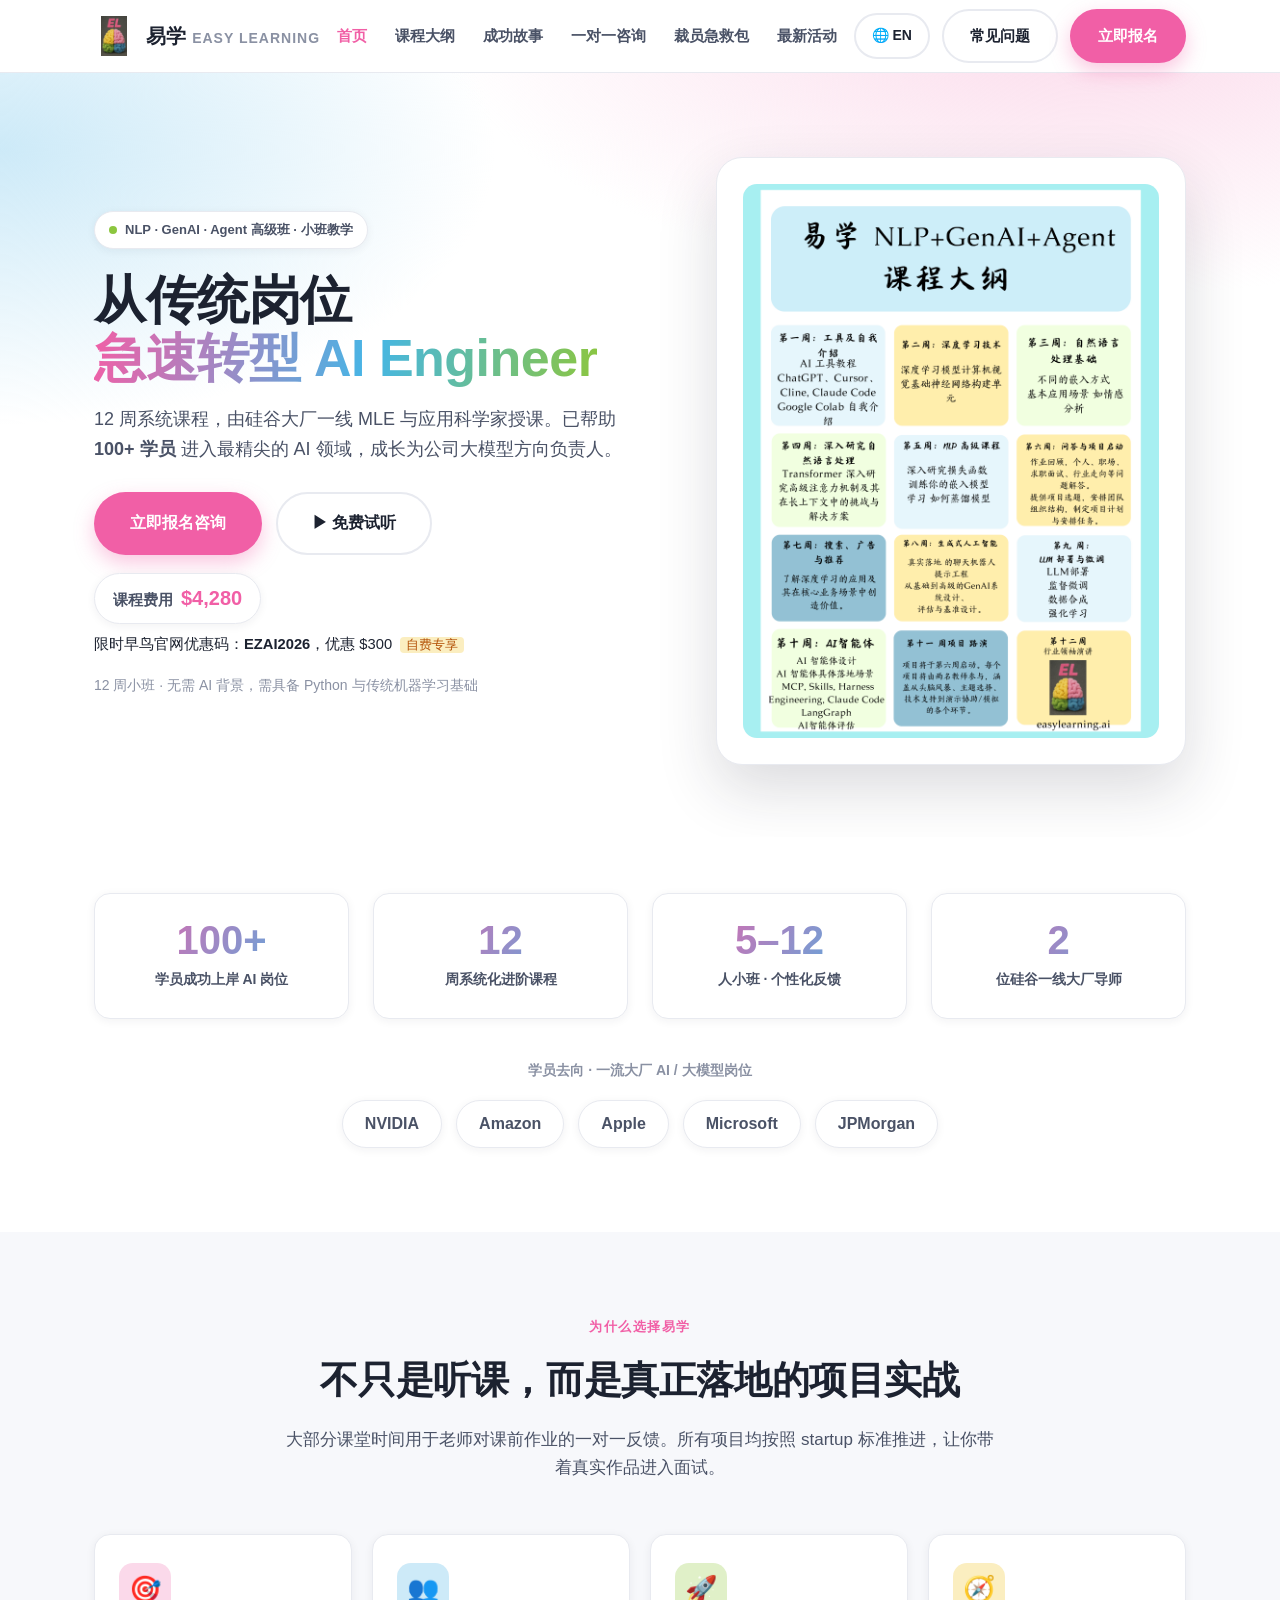
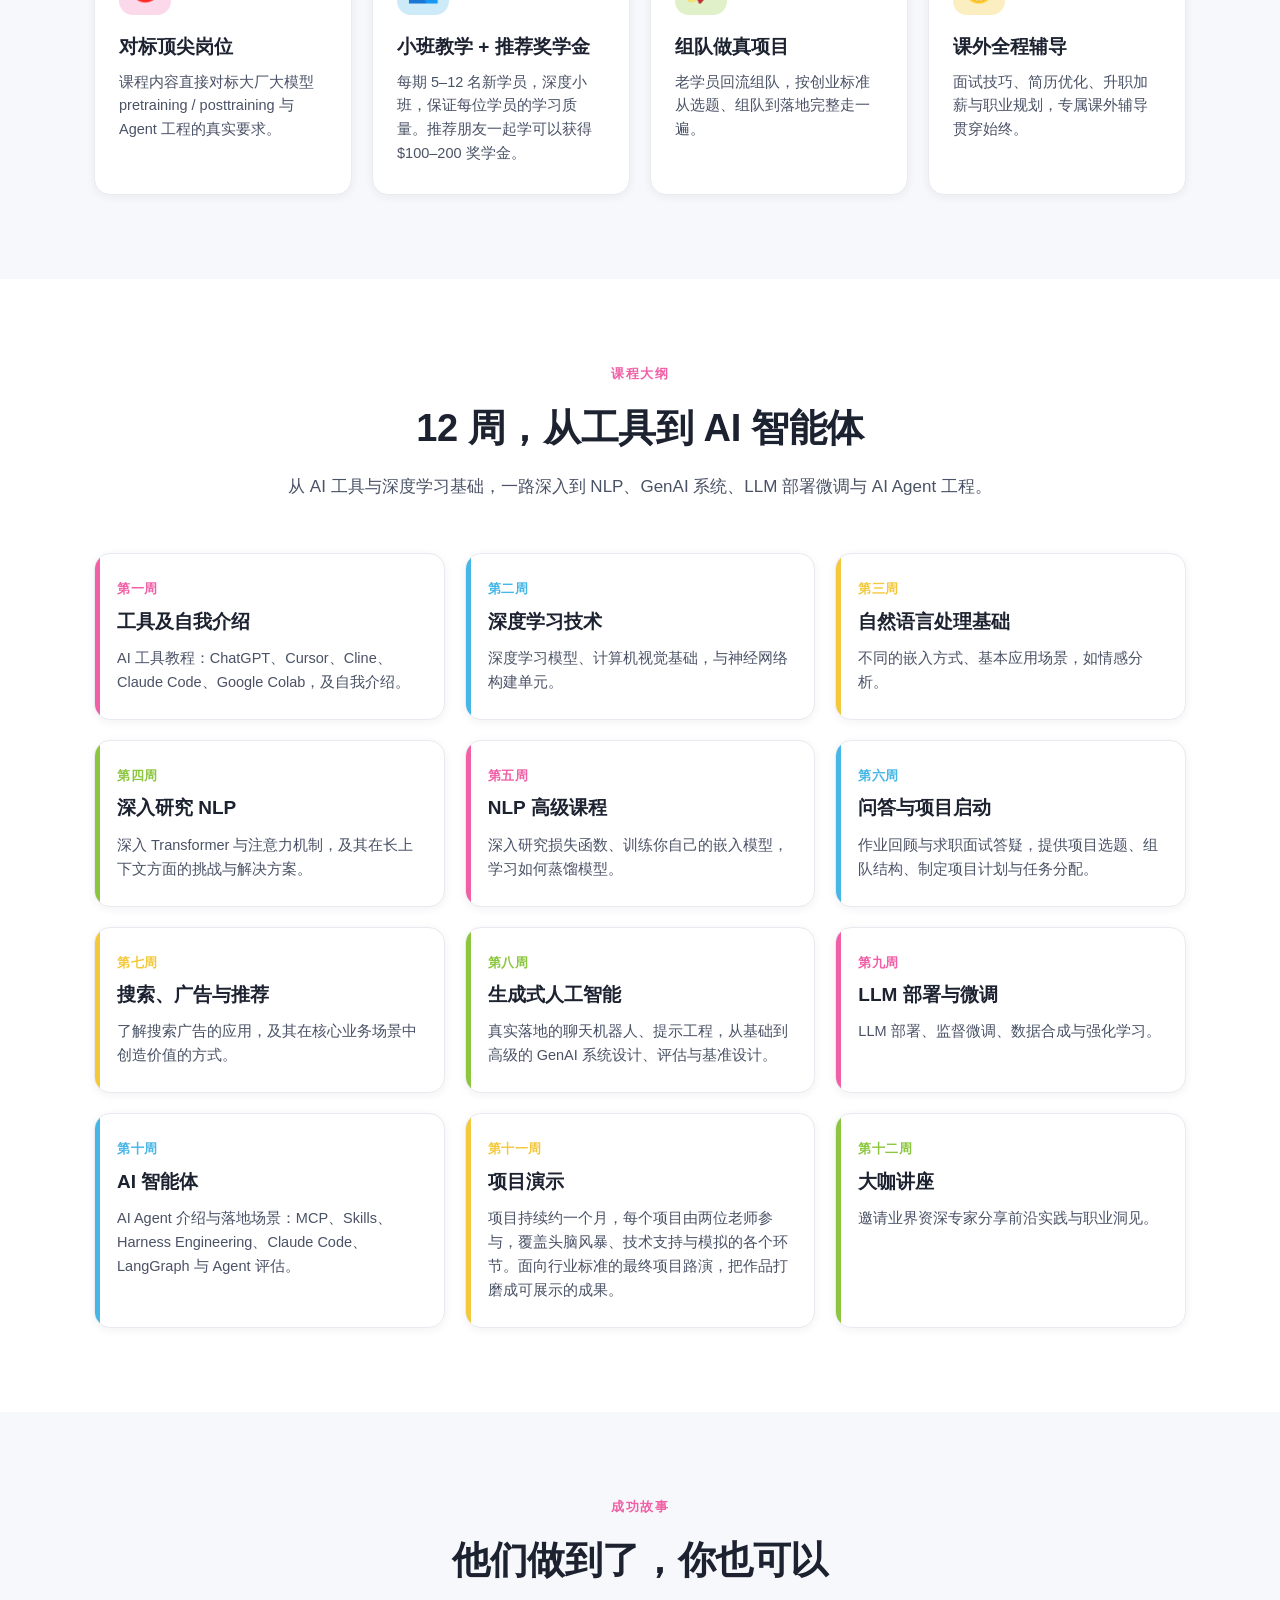
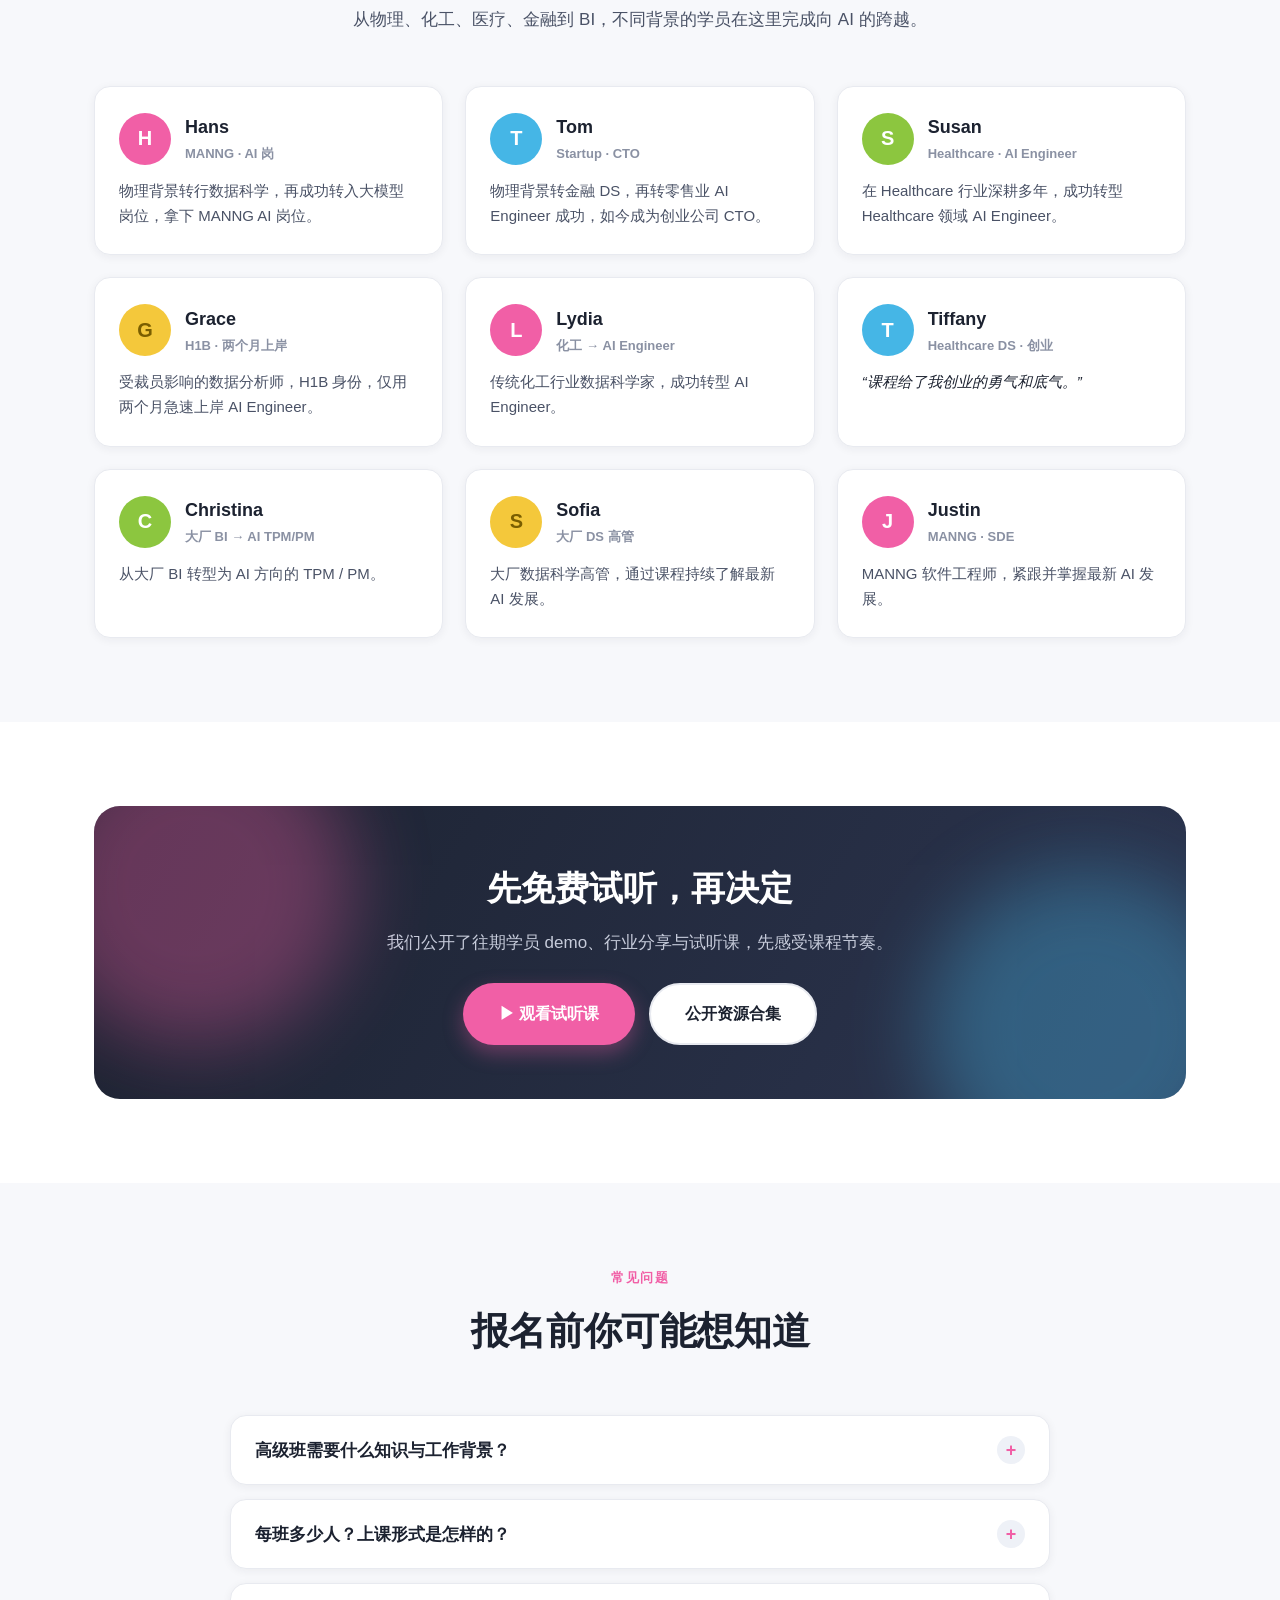
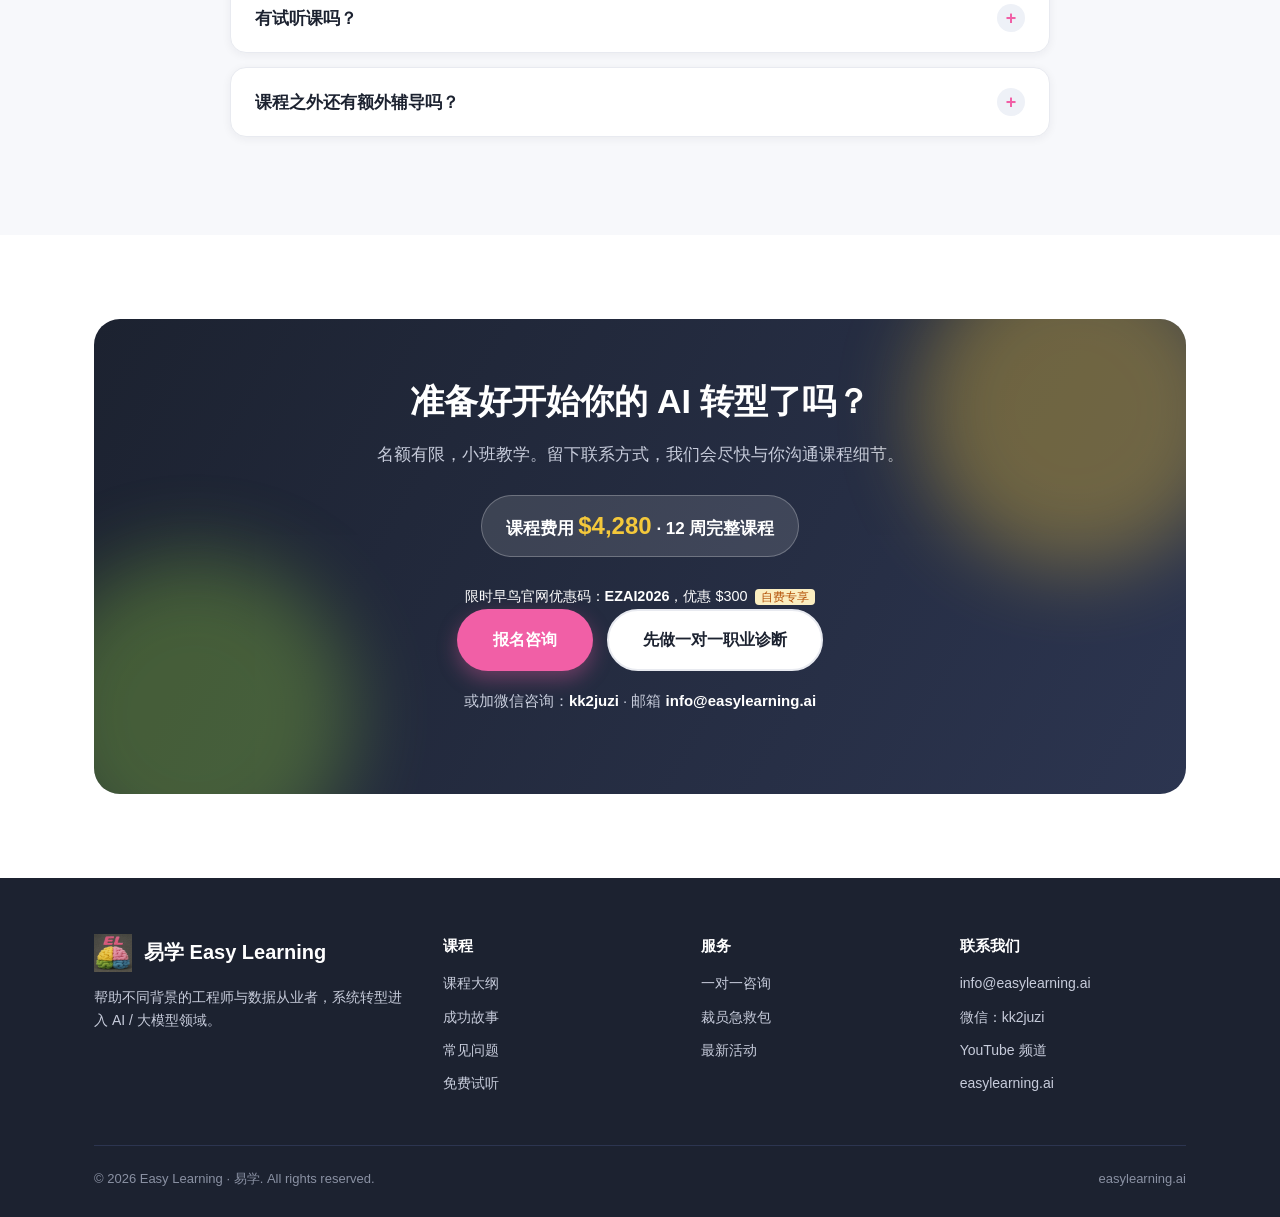
<file: index.html>
<!DOCTYPE html>
<html lang="zh-CN">
<head>
  <meta charset="UTF-8" />
  <meta name="viewport" content="width=device-width, initial-scale=1.0" />
  <title>易学 Easy Learning — NLP + GenAI + Agent 高级班</title>
  <meta name="description" content="易学 Easy Learning：NLP + GenAI + Agent 高级班，已帮助 100+ 学员进入英伟达、亚马逊、苹果、微软、JPMorgan 等顶尖大厂的 AI 岗位。" />
  <link rel="icon" href="assets/img/logo.png" />
  <link rel="stylesheet" href="assets/css/style.css" />
</head>
<body>

  <!-- ===== Header ===== -->
  <header class="site-header">
    <div class="container nav">
      <a class="brand" href="index.html">
        <img src="assets/img/logo.png" alt="Easy Learning logo" />
        <span>易学 <span class="en">EASY LEARNING</span></span>
      </a>
      <nav class="nav-links">
        <a href="index.html" class="active">首页</a>
        <a href="index.html#syllabus">课程大纲</a>
        <a href="index.html#stories">成功故事</a>
        <a href="consulting.html">一对一咨询</a>
        <a href="layoff.html">裁员急救包</a>
        <a href="events.html">最新活动</a>
      </nav>
      <div class="nav-cta">
        <a href="index.en.html" class="btn lang-btn" title="English">🌐 EN</a>
        <a href="index.html#faq" class="btn btn-ghost">常见问题</a>
        <a href="#apply" class="btn btn-primary">立即报名</a>
      </div>
      <button class="nav-toggle" aria-label="菜单"><span></span><span></span><span></span></button>
    </div>
  </header>

  <!-- ===== Hero ===== -->
  <section class="hero">
    <div class="container hero-grid">
      <div>
        <span class="eyebrow"><span class="dot"></span>NLP · GenAI · Agent 高级班 · 小班教学</span>
        <h1>从传统岗位<br /><span class="grad">急速转型 AI Engineer</span></h1>
        <p class="lead">
          12 周系统课程，由硅谷大厂一线 MLE 与应用科学家授课。已帮助 <strong>100+ 学员</strong>
          进入最精尖的 AI 领域，成长为公司大模型方向负责人。
        </p>
        <div class="hero-actions">
          <a href="#apply" class="btn btn-primary btn-lg">立即报名咨询</a>
          <a href="#trial" class="btn btn-ghost btn-lg">▶ 免费试听</a>
        </div>
        <div style="margin-top:18px;"><span class="price-pill">课程费用 <strong>$4,280</strong></span></div>
        <div style="margin-top:8px;font-size:0.92em;color:var(--text-2)">限时早鸟官网优惠码：<strong>EZAI2026</strong>，优惠 $300 <span style="font-size:0.85em;background:var(--yellow-soft,#fff8e1);color:#b45309;border-radius:4px;padding:1px 6px;margin-left:4px;">自费专享</span></div>
        <p class="hero-note">12 周小班 · 无需 AI 背景，需具备 Python 与传统机器学习基础</p>
      </div>
      <div class="hero-card reveal">
        <img src="assets/img/syllabus.png" alt="NLP GenAI Agent 课程大纲" />
      </div>
    </div>
  </section>

  <!-- ===== Stats ===== -->
  <section class="section" style="padding-top:56px;">
    <div class="container">
      <div class="stats">
        <div class="stat reveal"><div class="num">100+</div><div class="lbl">学员成功上岸 AI 岗位</div></div>
        <div class="stat reveal"><div class="num">12</div><div class="lbl">周系统化进阶课程</div></div>
        <div class="stat reveal"><div class="num">5–12</div><div class="lbl">人小班 · 个性化反馈</div></div>
        <div class="stat reveal"><div class="num">2</div><div class="lbl">位硅谷一线大厂导师</div></div>
      </div>
      <div class="logos reveal">
        <div class="cap">学员去向 · 一流大厂 AI / 大模型岗位</div>
        <div class="logo-row">
          <span class="logo-chip">NVIDIA</span>
          <span class="logo-chip">Amazon</span>
          <span class="logo-chip">Apple</span>
          <span class="logo-chip">Microsoft</span>
          <span class="logo-chip">JPMorgan</span>
        </div>
      </div>
    </div>
  </section>

  <!-- ===== Why ===== -->
  <section class="section alt">
    <div class="container">
      <div class="section-head reveal">
        <div class="kicker">为什么选择易学</div>
        <h2>不只是听课，而是真正落地的项目实战</h2>
        <p>大部分课堂时间用于老师对课前作业的一对一反馈。所有项目均按照 startup 标准推进，让你带着真实作品进入面试。</p>
      </div>
      <div class="services">
        <div class="service reveal">
          <div class="ico" style="background:var(--pink-soft);color:var(--pink)">🎯</div>
          <h3>对标顶尖岗位</h3>
          <p>课程内容直接对标大厂大模型 pretraining / posttraining 与 Agent 工程的真实要求。</p>
        </div>
        <div class="service reveal">
          <div class="ico" style="background:var(--blue-soft);color:var(--blue)">👥</div>
          <h3>小班教学 + 推荐奖学金</h3>
          <p>每期 5–12 名新学员，深度小班，保证每位学员的学习质量。推荐朋友一起学可以获得 $100–200 奖学金。</p>
        </div>
        <div class="service reveal">
          <div class="ico" style="background:var(--green-soft);color:var(--green)">🚀</div>
          <h3>组队做真项目</h3>
          <p>老学员回流组队，按创业标准从选题、组队到落地完整走一遍。</p>
        </div>
        <div class="service reveal">
          <div class="ico" style="background:var(--yellow-soft);color:#c79a16">🧭</div>
          <h3>课外全程辅导</h3>
          <p>面试技巧、简历优化、升职加薪与职业规划，专属课外辅导贯穿始终。</p>
        </div>
      </div>
    </div>
  </section>

  <!-- ===== Syllabus ===== -->
  <section class="section" id="syllabus">
    <div class="container">
      <div class="section-head reveal">
        <div class="kicker">课程大纲</div>
        <h2>12 周，从工具到 AI 智能体</h2>
        <p>从 AI 工具与深度学习基础，一路深入到 NLP、GenAI 系统、LLM 部署微调与 AI Agent 工程。</p>
      </div>
      <div class="syllabus">
        <div class="week reveal" style="--c:var(--pink)"><div class="wk">第一周</div><h3>工具及自我介绍</h3><p>AI 工具教程：ChatGPT、Cursor、Cline、Claude Code、Google Colab，及自我介绍。</p></div>
        <div class="week reveal" style="--c:var(--blue)"><div class="wk">第二周</div><h3>深度学习技术</h3><p>深度学习模型、计算机视觉基础，与神经网络构建单元。</p></div>
        <div class="week reveal" style="--c:var(--yellow)"><div class="wk">第三周</div><h3>自然语言处理基础</h3><p>不同的嵌入方式、基本应用场景，如情感分析。</p></div>
        <div class="week reveal" style="--c:var(--green)"><div class="wk">第四周</div><h3>深入研究 NLP</h3><p>深入 Transformer 与注意力机制，及其在长上下文方面的挑战与解决方案。</p></div>
        <div class="week reveal" style="--c:var(--pink)"><div class="wk">第五周</div><h3>NLP 高级课程</h3><p>深入研究损失函数、训练你自己的嵌入模型，学习如何蒸馏模型。</p></div>
        <div class="week reveal" style="--c:var(--blue)"><div class="wk">第六周</div><h3>问答与项目启动</h3><p>作业回顾与求职面试答疑，提供项目选题、组队结构、制定项目计划与任务分配。</p></div>
        <div class="week reveal" style="--c:var(--yellow)"><div class="wk">第七周</div><h3>搜索、广告与推荐</h3><p>了解搜索广告的应用，及其在核心业务场景中创造价值的方式。</p></div>
        <div class="week reveal" style="--c:var(--green)"><div class="wk">第八周</div><h3>生成式人工智能</h3><p>真实落地的聊天机器人、提示工程，从基础到高级的 GenAI 系统设计、评估与基准设计。</p></div>
        <div class="week reveal" style="--c:var(--pink)"><div class="wk">第九周</div><h3>LLM 部署与微调</h3><p>LLM 部署、监督微调、数据合成与强化学习。</p></div>
        <div class="week reveal" style="--c:var(--blue)"><div class="wk">第十周</div><h3>AI 智能体</h3><p>AI Agent 介绍与落地场景：MCP、Skills、Harness Engineering、Claude Code、LangGraph 与 Agent 评估。</p></div>
        <div class="week reveal" style="--c:var(--yellow)"><div class="wk">第十一周</div><h3>项目演示</h3><p>项目持续约一个月，每个项目由两位老师参与，覆盖头脑风暴、技术支持与模拟的各个环节。面向行业标准的最终项目路演，把作品打磨成可展示的成果。</p></div>
        <div class="week reveal" style="--c:var(--green)"><div class="wk">第十二周</div><h3>大咖讲座</h3><p>邀请业界资深专家分享前沿实践与职业洞见。</p></div>
      </div>
    </div>
  </section>

  <!-- ===== Stories ===== -->
  <section class="section alt" id="stories">
    <div class="container">
      <div class="section-head reveal">
        <div class="kicker">成功故事</div>
        <h2>他们做到了，你也可以</h2>
        <p>从物理、化工、医疗、金融到 BI，不同背景的学员在这里完成向 AI 的跨越。</p>
      </div>
      <div class="stories">
        <div class="story reveal">
          <div class="who"><div class="avatar" style="background:var(--pink)">H</div><div><div class="name">Hans</div><div class="tag">MANNG · AI 岗</div></div></div>
          <p>物理背景转行数据科学，再成功转入大模型岗位，拿下 MANNG AI 岗位。</p>
        </div>
        <div class="story reveal">
          <div class="who"><div class="avatar" style="background:var(--blue)">T</div><div><div class="name">Tom</div><div class="tag">Startup · CTO</div></div></div>
          <p>物理背景转金融 DS，再转零售业 AI Engineer 成功，如今成为创业公司 CTO。</p>
        </div>
        <div class="story reveal">
          <div class="who"><div class="avatar" style="background:var(--green)">S</div><div><div class="name">Susan</div><div class="tag">Healthcare · AI Engineer</div></div></div>
          <p>在 Healthcare 行业深耕多年，成功转型 Healthcare 领域 AI Engineer。</p>
        </div>
        <div class="story reveal">
          <div class="who"><div class="avatar" style="background:var(--yellow);color:#7a5e00">G</div><div><div class="name">Grace</div><div class="tag">H1B · 两个月上岸</div></div></div>
          <p>受裁员影响的数据分析师，H1B 身份，仅用两个月急速上岸 AI Engineer。</p>
        </div>
        <div class="story reveal">
          <div class="who"><div class="avatar" style="background:var(--pink)">L</div><div><div class="name">Lydia</div><div class="tag">化工 → AI Engineer</div></div></div>
          <p>传统化工行业数据科学家，成功转型 AI Engineer。</p>
        </div>
        <div class="story reveal">
          <div class="who"><div class="avatar" style="background:var(--blue)">T</div><div><div class="name">Tiffany</div><div class="tag">Healthcare DS · 创业</div></div></div>
          <p class="quote">“课程给了我创业的勇气和底气。”</p>
        </div>
        <div class="story reveal">
          <div class="who"><div class="avatar" style="background:var(--green)">C</div><div><div class="name">Christina</div><div class="tag">大厂 BI → AI TPM/PM</div></div></div>
          <p>从大厂 BI 转型为 AI 方向的 TPM / PM。</p>
        </div>
        <div class="story reveal">
          <div class="who"><div class="avatar" style="background:var(--yellow);color:#7a5e00">S</div><div><div class="name">Sofia</div><div class="tag">大厂 DS 高管</div></div></div>
          <p>大厂数据科学高管，通过课程持续了解最新 AI 发展。</p>
        </div>
        <div class="story reveal">
          <div class="who"><div class="avatar" style="background:var(--pink)">J</div><div><div class="name">Justin</div><div class="tag">MANNG · SDE</div></div></div>
          <p>MANNG 软件工程师，紧跟并掌握最新 AI 发展。</p>
        </div>
      </div>
    </div>
  </section>

  <!-- ===== Trial ===== -->
  <section class="section" id="trial">
    <div class="container">
      <div class="cta-band reveal">
        <div class="blob" style="background:var(--pink);left:-60px;top:-80px;"></div>
        <div class="blob" style="background:var(--blue);right:-60px;bottom:-90px;"></div>
        <h2>先免费试听，再决定</h2>
        <p>我们公开了往期学员 demo、行业分享与试听课，先感受课程节奏。</p>
        <div class="actions">
          <a href="https://www.youtube.com/watch?v=CqvQjghuv-I&list=PLTrXzjvaj80YMJQVzphciMIalMmECx3Dy&index=22" target="_blank" rel="noopener" class="btn btn-primary btn-lg">▶ 观看试听课</a>
          <a href="https://www.youtube.com/playlist?list=PLTrXzjvaj80YMJQVzphciMIalMmECx3Dy" target="_blank" rel="noopener" class="btn btn-ghost btn-lg">公开资源合集</a>
        </div>
      </div>
    </div>
  </section>

  <!-- ===== FAQ ===== -->
  <section class="section alt" id="faq">
    <div class="container">
      <div class="section-head reveal">
        <div class="kicker">常见问题</div>
        <h2>报名前你可能想知道</h2>
      </div>
      <div class="faq">
        <div class="faq-item reveal">
          <button class="faq-q">高级班需要什么知识与工作背景？<span class="ico">+</span></button>
          <div class="faq-a"><div class="inner">我们希望学员具备基础的 Python 知识，以及传统机器学习建模经验（如线性回归、逻辑回归、树模型、XGBoost 等）。</div></div>
        </div>
        <div class="faq-item reveal">
          <button class="faq-q">每班多少人？上课形式是怎样的？<span class="ico">+</span></button>
          <div class="faq-a"><div class="inner">每期采用小班教学，5–12 名新学员。大部分课堂时间用于老师对课前作业的深入讲解。老学员回流则一起组队做项目。我们所有项目都按 startup 标准推进。</div></div>
        </div>
        <div class="faq-item reveal">
          <button class="faq-q">有试听课吗？<span class="ico">+</span></button>
          <div class="faq-a"><div class="inner">有！你可以在这里观看试听课：<a href="https://www.youtube.com/watch?v=CqvQjghuv-I&list=PLTrXzjvaj80YMJQVzphciMIalMmECx3Dy&index=22" target="_blank" rel="noopener">YouTube 试听课</a>。此外，我们的公开资源整理在 <a href="https://www.youtube.com/playlist?list=PLTrXzjvaj80YMJQVzphciMIalMmECx3Dy" target="_blank" rel="noopener">这个播放列表</a>，包含往期学员 demo、行业分享等。</div></div>
        </div>
        <div class="faq-item reveal">
          <button class="faq-q">课程之外还有额外辅导吗？<span class="ico">+</span></button>
          <div class="faq-a"><div class="inner">有。我们提供专属课外辅导，包括面试技巧、简历优化、升职加薪与职业规划。<a href="consulting.html">了解一对一咨询服务 →</a></div></div>
        </div>
      </div>
    </div>
  </section>

  <!-- ===== Apply / CTA ===== -->
  <section class="section" id="apply">
    <div class="container">
      <div class="cta-band reveal">
        <div class="blob" style="background:var(--green);left:-60px;bottom:-80px;"></div>
        <div class="blob" style="background:var(--yellow);right:-50px;top:-70px;"></div>
        <h2>准备好开始你的 AI 转型了吗？</h2>
        <p>名额有限，小班教学。留下联系方式，我们会尽快与你沟通课程细节。</p>
        <div class="price">课程费用 <strong>$4,280</strong> · 12 周完整课程</div>
        <div style="margin-top:6px;font-size:0.9em;color:var(--text-2)">限时早鸟官网优惠码：<strong>EZAI2026</strong>，优惠 $300 <span style="font-size:0.85em;background:var(--yellow-soft,#fff8e1);color:#b45309;border-radius:4px;padding:1px 6px;margin-left:4px;">自费专享</span></div>
        <div class="actions">
          <a href="mailto:info@easylearning.ai?subject=NLP+GenAI+Agent 高级班报名咨询" class="btn btn-primary btn-lg">报名咨询</a>
          <a href="consulting.html" class="btn btn-ghost btn-lg">先做一对一职业诊断</a>
        </div>
        <p style="margin-top:18px;color:#c7ccdb;font-size:15px;">或加微信咨询：<strong style="color:#fff;">kk2juzi</strong> · 邮箱 <strong style="color:#fff;">info@easylearning.ai</strong></p>
      </div>
    </div>
  </section>

  <!-- ===== Footer ===== -->
  <footer class="site-footer">
    <div class="container">
      <div class="foot-grid">
        <div>
          <div class="foot-brand"><img src="assets/img/logo.png" alt="" />易学 Easy Learning</div>
          <p>帮助不同背景的工程师与数据从业者，系统转型进入 AI / 大模型领域。</p>
        </div>
        <div class="foot-col">
          <h4>课程</h4>
          <a href="index.html#syllabus">课程大纲</a>
          <a href="index.html#stories">成功故事</a>
          <a href="index.html#faq">常见问题</a>
          <a href="index.html#trial">免费试听</a>
        </div>
        <div class="foot-col">
          <h4>服务</h4>
          <a href="consulting.html">一对一咨询</a>
          <a href="layoff.html">裁员急救包</a>
          <a href="events.html">最新活动</a>
        </div>
        <div class="foot-col">
          <h4>联系我们</h4>
          <a href="mailto:info@easylearning.ai">info@easylearning.ai</a>
          <span style="display:block;font-size:14px;margin-bottom:10px;">微信：kk2juzi</span>
          <a href="https://www.youtube.com/playlist?list=PLTrXzjvaj80YMJQVzphciMIalMmECx3Dy" target="_blank" rel="noopener">YouTube 频道</a>
          <a href="https://easylearning.ai" target="_blank" rel="noopener">easylearning.ai</a>
        </div>
      </div>
      <div class="foot-bottom">
        <span>© 2026 Easy Learning · 易学. All rights reserved.</span>
        <span>easylearning.ai</span>
      </div>
    </div>
  </footer>

  <script src="assets/js/main.js"></script>
</body>
</html>
</file>
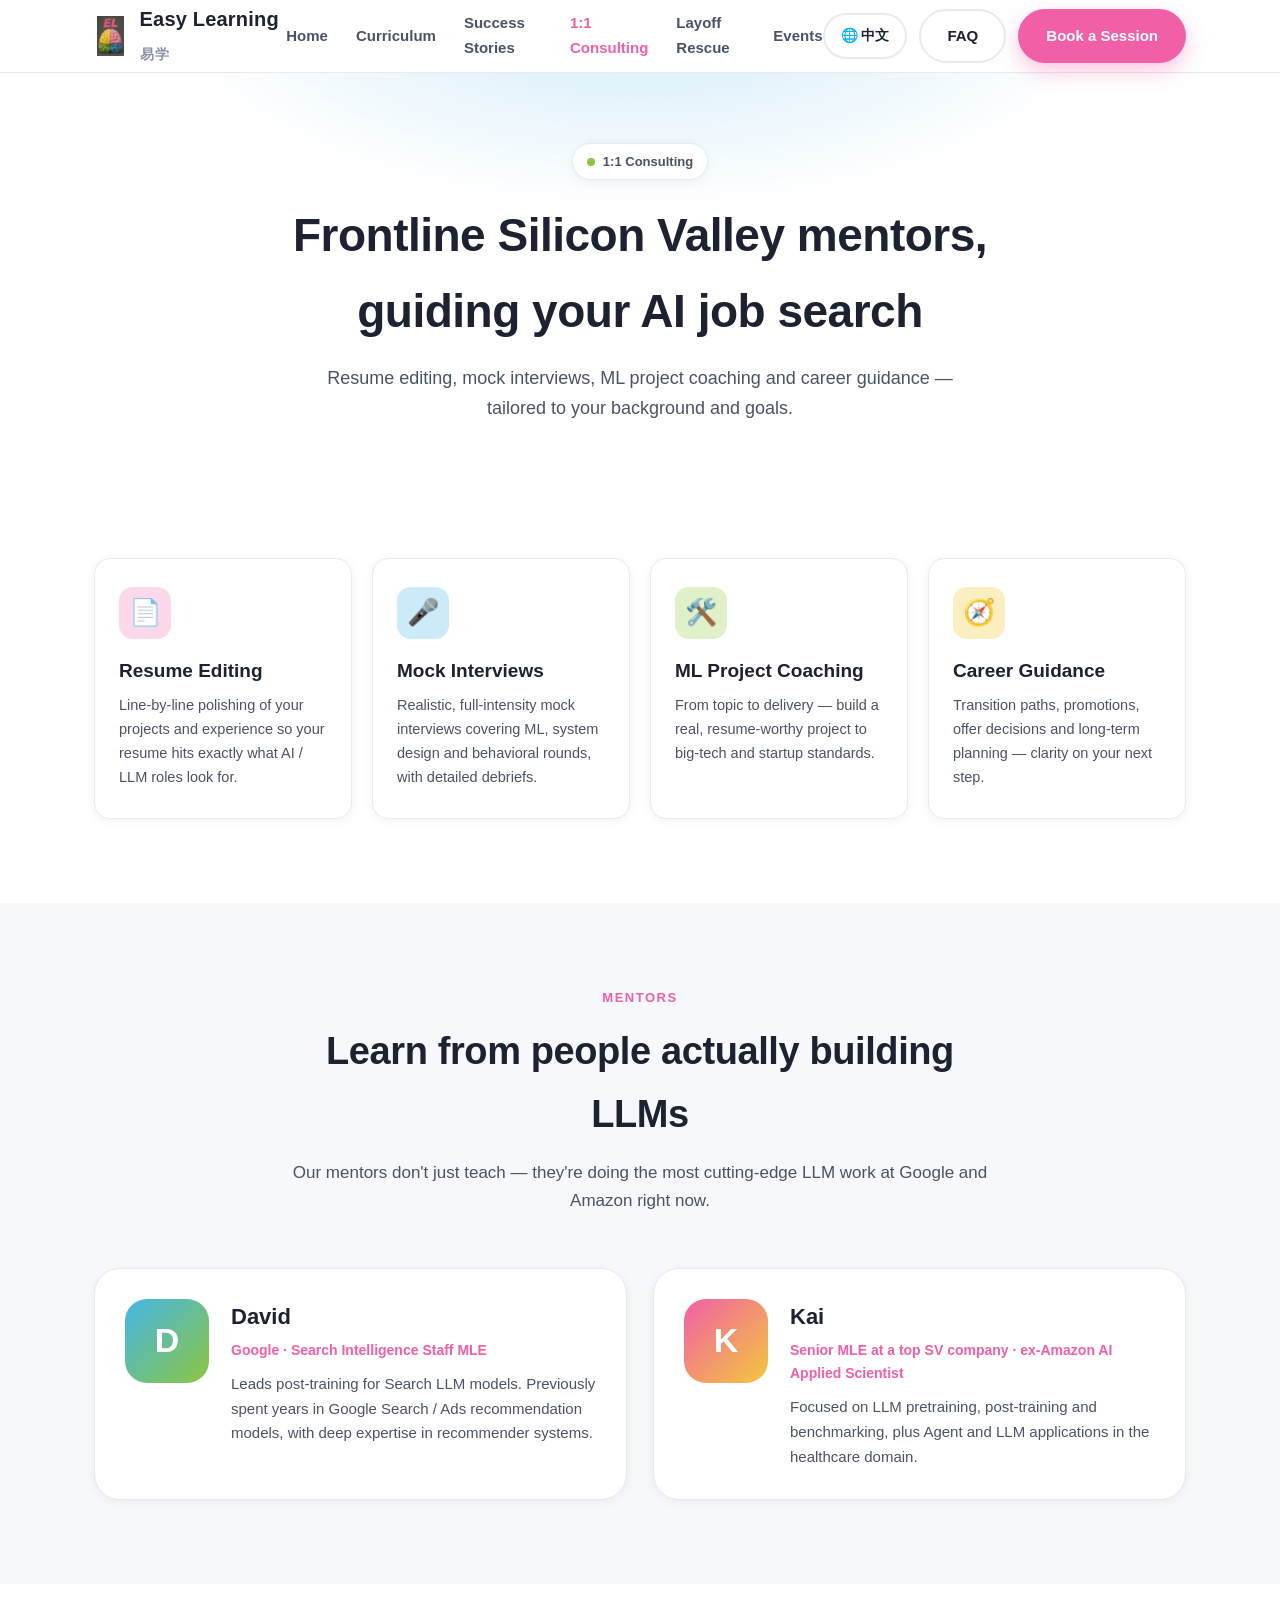
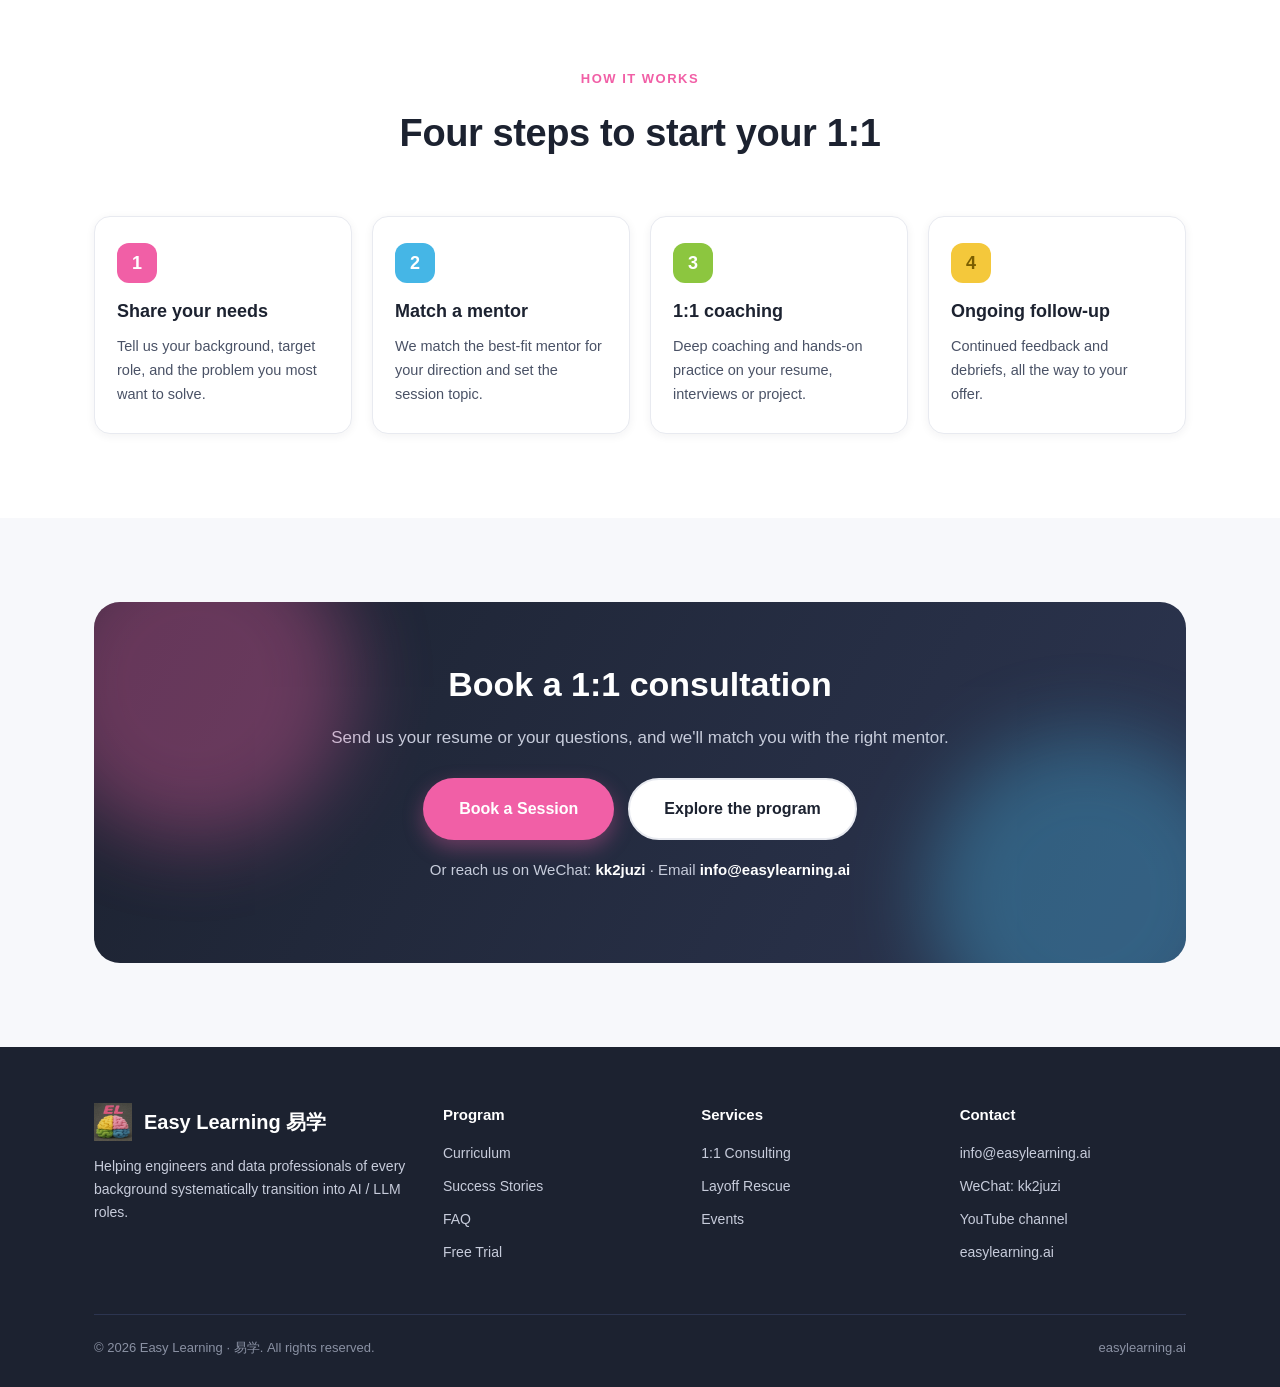
<file: consulting.en.html>
<!DOCTYPE html>
<html lang="en">
<head>
  <meta charset="UTF-8" />
  <meta name="viewport" content="width=device-width, initial-scale=1.0" />
  <title>1:1 Consulting — Easy Learning</title>
  <meta name="description" content="Easy Learning 1:1 consulting: resume editing, mock interviews, ML project coaching and career guidance — taught by a Google Staff MLE and a former Amazon AI applied scientist." />
  <link rel="icon" href="assets/img/logo.png" />
  <link rel="stylesheet" href="assets/css/style.css" />
</head>
<body>

  <header class="site-header">
    <div class="container nav">
      <a class="brand" href="index.en.html">
        <img src="assets/img/logo.png" alt="Easy Learning logo" />
        <span>Easy Learning <span class="en">易学</span></span>
      </a>
      <nav class="nav-links">
        <a href="index.en.html">Home</a>
        <a href="index.en.html#syllabus">Curriculum</a>
        <a href="index.en.html#stories">Success Stories</a>
        <a href="consulting.en.html" class="active">1:1 Consulting</a>
        <a href="layoff.en.html">Layoff Rescue</a>
        <a href="events.en.html">Events</a>
      </nav>
      <div class="nav-cta">
        <a href="consulting.html" class="btn lang-btn" title="中文">🌐 中文</a>
        <a href="index.en.html#faq" class="btn btn-ghost">FAQ</a>
        <a href="#book" class="btn btn-primary">Book a Session</a>
      </div>
      <button class="nav-toggle" aria-label="Menu"><span></span><span></span><span></span></button>
    </div>
  </header>

  <!-- Page hero -->
  <section class="page-hero">
    <div class="container">
      <span class="eyebrow"><span class="dot"></span>1:1 Consulting</span>
      <h1>Frontline Silicon Valley mentors,<br />guiding your AI job search</h1>
      <p>Resume editing, mock interviews, ML project coaching and career guidance — tailored to your background and goals.</p>
    </div>
  </section>

  <!-- Services -->
  <section class="section">
    <div class="container">
      <div class="services">
        <div class="service reveal">
          <div class="ico" style="background:var(--pink-soft);color:var(--pink)">📄</div>
          <h3>Resume Editing</h3>
          <p>Line-by-line polishing of your projects and experience so your resume hits exactly what AI / LLM roles look for.</p>
        </div>
        <div class="service reveal">
          <div class="ico" style="background:var(--blue-soft);color:var(--blue)">🎤</div>
          <h3>Mock Interviews</h3>
          <p>Realistic, full-intensity mock interviews covering ML, system design and behavioral rounds, with detailed debriefs.</p>
        </div>
        <div class="service reveal">
          <div class="ico" style="background:var(--green-soft);color:var(--green)">🛠️</div>
          <h3>ML Project Coaching</h3>
          <p>From topic to delivery — build a real, resume-worthy project to big-tech and startup standards.</p>
        </div>
        <div class="service reveal">
          <div class="ico" style="background:var(--yellow-soft);color:#c79a16">🧭</div>
          <h3>Career Guidance</h3>
          <p>Transition paths, promotions, offer decisions and long-term planning — clarity on your next step.</p>
        </div>
      </div>
    </div>
  </section>

  <!-- Teachers -->
  <section class="section alt">
    <div class="container">
      <div class="section-head reveal">
        <div class="kicker">Mentors</div>
        <h2>Learn from people actually building LLMs</h2>
        <p>Our mentors don't just teach — they're doing the most cutting-edge LLM work at Google and Amazon right now.</p>
      </div>
      <div class="teachers">
        <div class="teacher reveal">
          <div class="face" style="background:linear-gradient(135deg,var(--blue),var(--green))">D</div>
          <div>
            <h3>David</h3>
            <div class="role">Google · Search Intelligence Staff MLE</div>
            <p>Leads post-training for Search LLM models. Previously spent years in Google Search / Ads recommendation models, with deep expertise in recommender systems.</p>
          </div>
        </div>
        <div class="teacher reveal">
          <div class="face" style="background:linear-gradient(135deg,var(--pink),var(--yellow))">K</div>
          <div>
            <h3>Kai</h3>
            <div class="role">Senior MLE at a top SV company · ex-Amazon AI Applied Scientist</div>
            <p>Focused on LLM pretraining, post-training and benchmarking, plus Agent and LLM applications in the healthcare domain.</p>
          </div>
        </div>
      </div>
    </div>
  </section>

  <!-- How it works -->
  <section class="section">
    <div class="container">
      <div class="section-head reveal">
        <div class="kicker">How It Works</div>
        <h2>Four steps to start your 1:1</h2>
      </div>
      <div class="steps">
        <div class="step reveal"><div class="n" style="background:var(--pink)">1</div><h3>Share your needs</h3><p>Tell us your background, target role, and the problem you most want to solve.</p></div>
        <div class="step reveal"><div class="n" style="background:var(--blue)">2</div><h3>Match a mentor</h3><p>We match the best-fit mentor for your direction and set the session topic.</p></div>
        <div class="step reveal"><div class="n" style="background:var(--green)">3</div><h3>1:1 coaching</h3><p>Deep coaching and hands-on practice on your resume, interviews or project.</p></div>
        <div class="step reveal"><div class="n" style="background:var(--yellow);color:#7a5e00">4</div><h3>Ongoing follow-up</h3><p>Continued feedback and debriefs, all the way to your offer.</p></div>
      </div>
    </div>
  </section>

  <!-- Book / CTA -->
  <section class="section alt" id="book">
    <div class="container">
      <div class="cta-band reveal">
        <div class="blob" style="background:var(--pink);left:-60px;top:-80px;"></div>
        <div class="blob" style="background:var(--blue);right:-60px;bottom:-90px;"></div>
        <h2>Book a 1:1 consultation</h2>
        <p>Send us your resume or your questions, and we'll match you with the right mentor.</p>
        <div class="actions">
          <a href="mailto:info@easylearning.ai?subject=1:1 Consulting Booking" class="btn btn-primary btn-lg">Book a Session</a>
          <a href="index.en.html#syllabus" class="btn btn-ghost btn-lg">Explore the program</a>
        </div>
        <p style="margin-top:18px;color:#c7ccdb;font-size:15px;">Or reach us on WeChat: <strong style="color:#fff;">kk2juzi</strong> · Email <strong style="color:#fff;">info@easylearning.ai</strong></p>
      </div>
    </div>
  </section>

  <footer class="site-footer">
    <div class="container">
      <div class="foot-grid">
        <div>
          <div class="foot-brand"><img src="assets/img/logo.png" alt="" />Easy Learning 易学</div>
          <p>Helping engineers and data professionals of every background systematically transition into AI / LLM roles.</p>
        </div>
        <div class="foot-col">
          <h4>Program</h4>
          <a href="index.en.html#syllabus">Curriculum</a>
          <a href="index.en.html#stories">Success Stories</a>
          <a href="index.en.html#faq">FAQ</a>
          <a href="index.en.html#trial">Free Trial</a>
        </div>
        <div class="foot-col">
          <h4>Services</h4>
          <a href="consulting.en.html">1:1 Consulting</a>
          <a href="layoff.en.html">Layoff Rescue</a>
          <a href="events.en.html">Events</a>
        </div>
        <div class="foot-col">
          <h4>Contact</h4>
          <a href="mailto:info@easylearning.ai">info@easylearning.ai</a>
          <span style="display:block;font-size:14px;margin-bottom:10px;">WeChat: kk2juzi</span>
          <a href="https://www.youtube.com/playlist?list=PLTrXzjvaj80YMJQVzphciMIalMmECx3Dy" target="_blank" rel="noopener">YouTube channel</a>
          <a href="https://easylearning.ai" target="_blank" rel="noopener">easylearning.ai</a>
        </div>
      </div>
      <div class="foot-bottom">
        <span>© 2026 Easy Learning · 易学. All rights reserved.</span>
        <span>easylearning.ai</span>
      </div>
    </div>
  </footer>

  <script src="assets/js/main.js"></script>
</body>
</html>
</file>
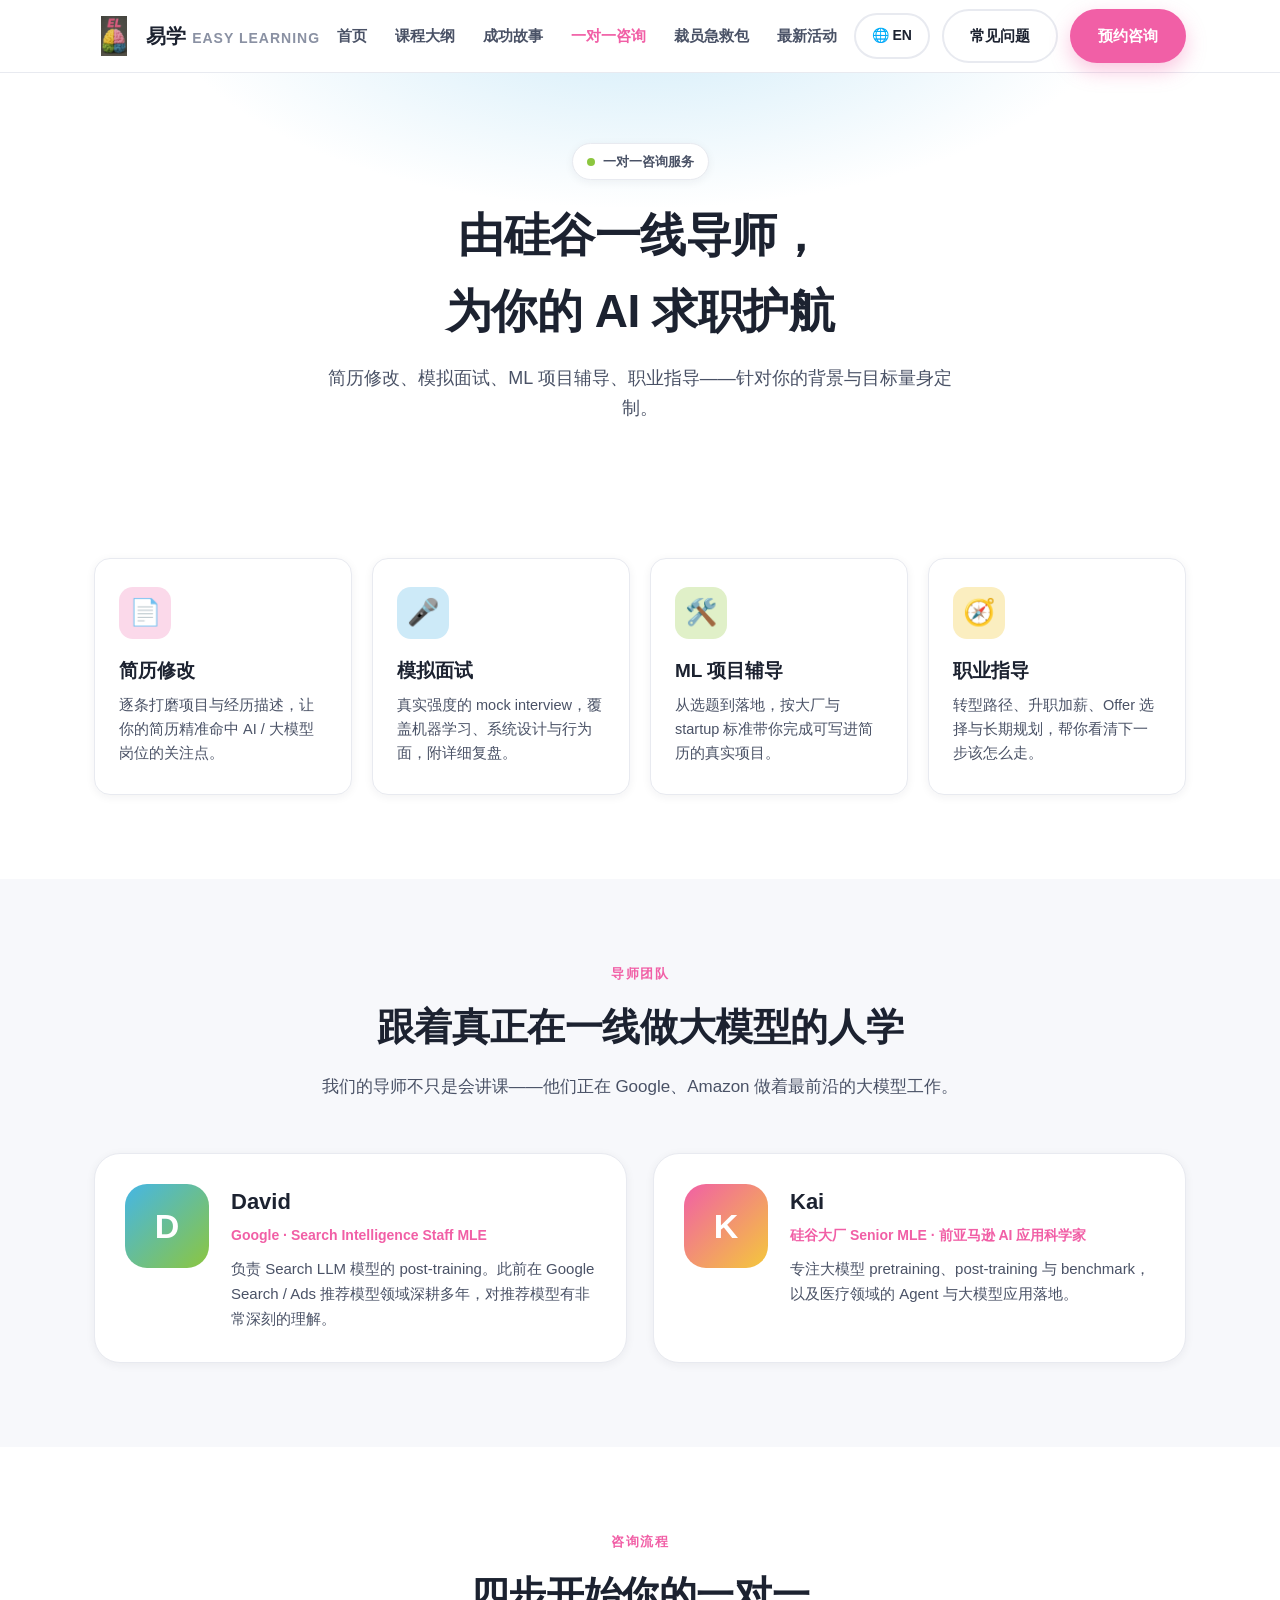
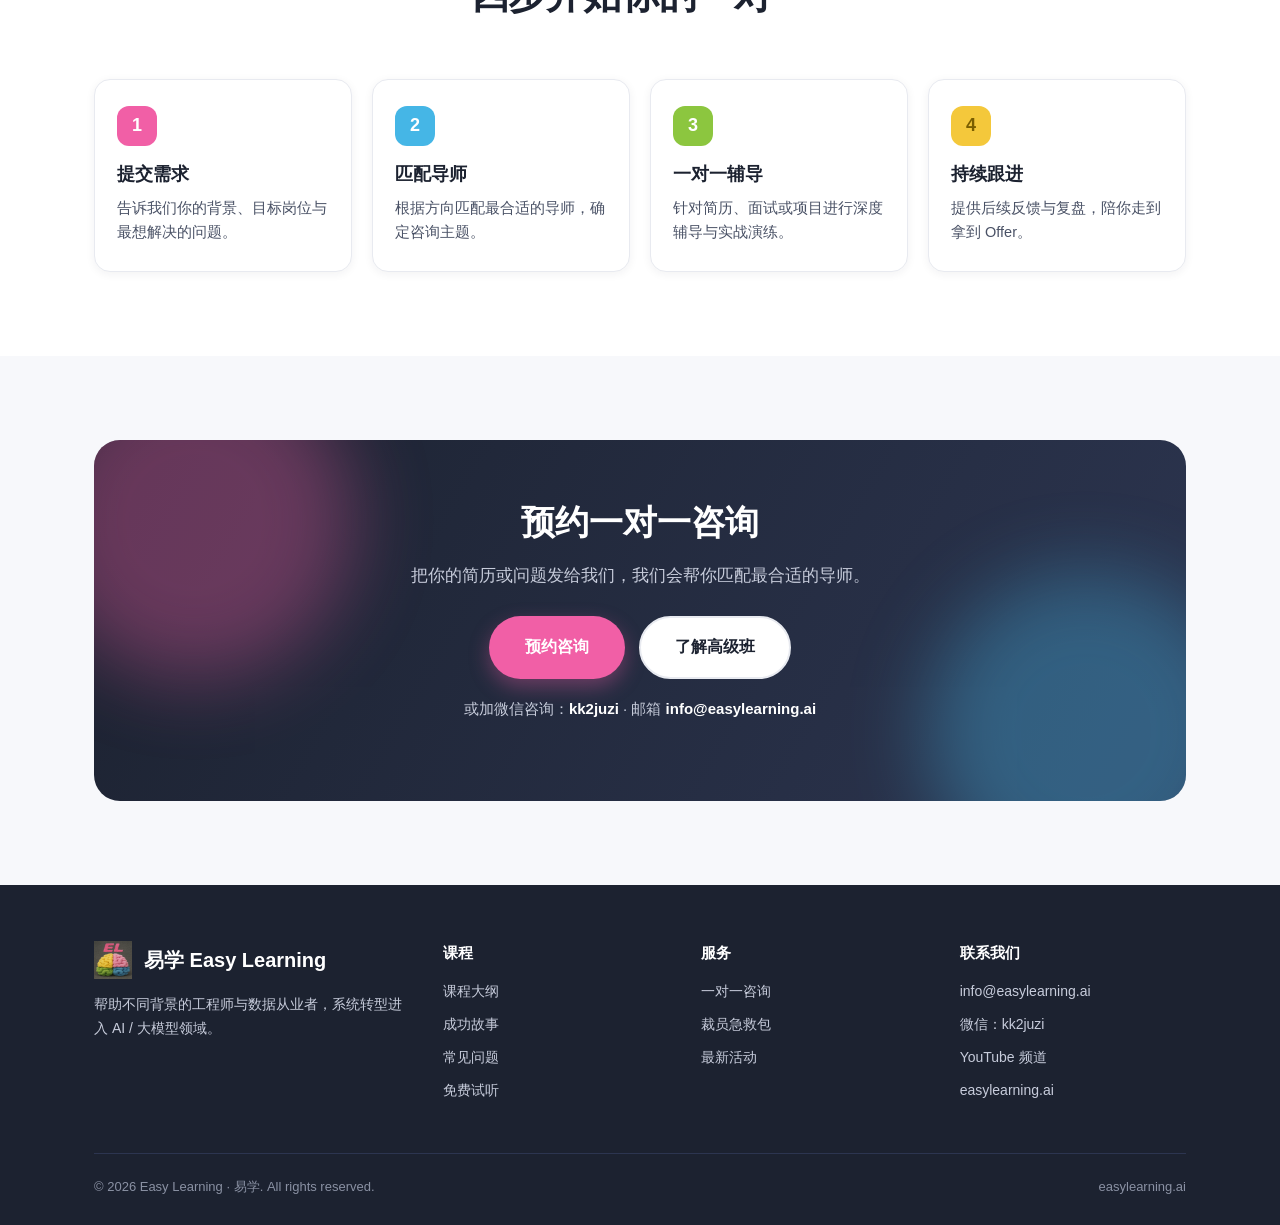
<file: consulting.html>
<!DOCTYPE html>
<html lang="zh-CN">
<head>
  <meta charset="UTF-8" />
  <meta name="viewport" content="width=device-width, initial-scale=1.0" />
  <title>一对一咨询服务 — 易学 Easy Learning</title>
  <meta name="description" content="易学一对一咨询：简历修改、模拟面试、ML 项目辅导与职业指导，由 Google Staff MLE 与亚马逊 AI 应用科学家亲自授课。" />
  <link rel="icon" href="assets/img/logo.png" />
  <link rel="stylesheet" href="assets/css/style.css" />
</head>
<body>

  <header class="site-header">
    <div class="container nav">
      <a class="brand" href="index.html">
        <img src="assets/img/logo.png" alt="Easy Learning logo" />
        <span>易学 <span class="en">EASY LEARNING</span></span>
      </a>
      <nav class="nav-links">
        <a href="index.html">首页</a>
        <a href="index.html#syllabus">课程大纲</a>
        <a href="index.html#stories">成功故事</a>
        <a href="consulting.html" class="active">一对一咨询</a>
        <a href="layoff.html">裁员急救包</a>
        <a href="events.html">最新活动</a>
      </nav>
      <div class="nav-cta">
        <a href="consulting.en.html" class="btn lang-btn" title="English">🌐 EN</a>
        <a href="index.html#faq" class="btn btn-ghost">常见问题</a>
        <a href="#book" class="btn btn-primary">预约咨询</a>
      </div>
      <button class="nav-toggle" aria-label="菜单"><span></span><span></span><span></span></button>
    </div>
  </header>

  <!-- Page hero -->
  <section class="page-hero">
    <div class="container">
      <span class="eyebrow"><span class="dot"></span>一对一咨询服务</span>
      <h1>由硅谷一线导师，<br />为你的 AI 求职护航</h1>
      <p>简历修改、模拟面试、ML 项目辅导、职业指导——针对你的背景与目标量身定制。</p>
    </div>
  </section>

  <!-- Services -->
  <section class="section">
    <div class="container">
      <div class="services">
        <div class="service reveal">
          <div class="ico" style="background:var(--pink-soft);color:var(--pink)">📄</div>
          <h3>简历修改</h3>
          <p>逐条打磨项目与经历描述，让你的简历精准命中 AI / 大模型岗位的关注点。</p>
        </div>
        <div class="service reveal">
          <div class="ico" style="background:var(--blue-soft);color:var(--blue)">🎤</div>
          <h3>模拟面试</h3>
          <p>真实强度的 mock interview，覆盖机器学习、系统设计与行为面，附详细复盘。</p>
        </div>
        <div class="service reveal">
          <div class="ico" style="background:var(--green-soft);color:var(--green)">🛠️</div>
          <h3>ML 项目辅导</h3>
          <p>从选题到落地，按大厂与 startup 标准带你完成可写进简历的真实项目。</p>
        </div>
        <div class="service reveal">
          <div class="ico" style="background:var(--yellow-soft);color:#c79a16">🧭</div>
          <h3>职业指导</h3>
          <p>转型路径、升职加薪、Offer 选择与长期规划，帮你看清下一步该怎么走。</p>
        </div>
      </div>
    </div>
  </section>

  <!-- Teachers -->
  <section class="section alt">
    <div class="container">
      <div class="section-head reveal">
        <div class="kicker">导师团队</div>
        <h2>跟着真正在一线做大模型的人学</h2>
        <p>我们的导师不只是会讲课——他们正在 Google、Amazon 做着最前沿的大模型工作。</p>
      </div>
      <div class="teachers">
        <div class="teacher reveal">
          <div class="face" style="background:linear-gradient(135deg,var(--blue),var(--green))">D</div>
          <div>
            <h3>David</h3>
            <div class="role">Google · Search Intelligence Staff MLE</div>
            <p>负责 Search LLM 模型的 post-training。此前在 Google Search / Ads 推荐模型领域深耕多年，对推荐模型有非常深刻的理解。</p>
          </div>
        </div>
        <div class="teacher reveal">
          <div class="face" style="background:linear-gradient(135deg,var(--pink),var(--yellow))">K</div>
          <div>
            <h3>Kai</h3>
            <div class="role">硅谷大厂 Senior MLE · 前亚马逊 AI 应用科学家</div>
            <p>专注大模型 pretraining、post-training 与 benchmark，以及医疗领域的 Agent 与大模型应用落地。</p>
          </div>
        </div>
      </div>
    </div>
  </section>

  <!-- How it works -->
  <section class="section">
    <div class="container">
      <div class="section-head reveal">
        <div class="kicker">咨询流程</div>
        <h2>四步开始你的一对一</h2>
      </div>
      <div class="steps">
        <div class="step reveal"><div class="n" style="background:var(--pink)">1</div><h3>提交需求</h3><p>告诉我们你的背景、目标岗位与最想解决的问题。</p></div>
        <div class="step reveal"><div class="n" style="background:var(--blue)">2</div><h3>匹配导师</h3><p>根据方向匹配最合适的导师，确定咨询主题。</p></div>
        <div class="step reveal"><div class="n" style="background:var(--green)">3</div><h3>一对一辅导</h3><p>针对简历、面试或项目进行深度辅导与实战演练。</p></div>
        <div class="step reveal"><div class="n" style="background:var(--yellow);color:#7a5e00">4</div><h3>持续跟进</h3><p>提供后续反馈与复盘，陪你走到拿到 Offer。</p></div>
      </div>
    </div>
  </section>

  <!-- Book / CTA -->
  <section class="section alt" id="book">
    <div class="container">
      <div class="cta-band reveal">
        <div class="blob" style="background:var(--pink);left:-60px;top:-80px;"></div>
        <div class="blob" style="background:var(--blue);right:-60px;bottom:-90px;"></div>
        <h2>预约一对一咨询</h2>
        <p>把你的简历或问题发给我们，我们会帮你匹配最合适的导师。</p>
        <div class="actions">
          <a href="mailto:info@easylearning.ai?subject=一对一咨询预约" class="btn btn-primary btn-lg">预约咨询</a>
          <a href="index.html#syllabus" class="btn btn-ghost btn-lg">了解高级班</a>
        </div>
        <p style="margin-top:18px;color:#c7ccdb;font-size:15px;">或加微信咨询：<strong style="color:#fff;">kk2juzi</strong> · 邮箱 <strong style="color:#fff;">info@easylearning.ai</strong></p>
      </div>
    </div>
  </section>

  <footer class="site-footer">
    <div class="container">
      <div class="foot-grid">
        <div>
          <div class="foot-brand"><img src="assets/img/logo.png" alt="" />易学 Easy Learning</div>
          <p>帮助不同背景的工程师与数据从业者，系统转型进入 AI / 大模型领域。</p>
        </div>
        <div class="foot-col">
          <h4>课程</h4>
          <a href="index.html#syllabus">课程大纲</a>
          <a href="index.html#stories">成功故事</a>
          <a href="index.html#faq">常见问题</a>
          <a href="index.html#trial">免费试听</a>
        </div>
        <div class="foot-col">
          <h4>服务</h4>
          <a href="consulting.html">一对一咨询</a>
          <a href="layoff.html">裁员急救包</a>
          <a href="events.html">最新活动</a>
        </div>
        <div class="foot-col">
          <h4>联系我们</h4>
          <a href="mailto:info@easylearning.ai">info@easylearning.ai</a>
          <span style="display:block;font-size:14px;margin-bottom:10px;">微信：kk2juzi</span>
          <a href="https://www.youtube.com/playlist?list=PLTrXzjvaj80YMJQVzphciMIalMmECx3Dy" target="_blank" rel="noopener">YouTube 频道</a>
          <a href="https://easylearning.ai" target="_blank" rel="noopener">easylearning.ai</a>
        </div>
      </div>
      <div class="foot-bottom">
        <span>© 2026 Easy Learning · 易学. All rights reserved.</span>
        <span>easylearning.ai</span>
      </div>
    </div>
  </footer>

  <script src="assets/js/main.js"></script>
</body>
</html>
</file>
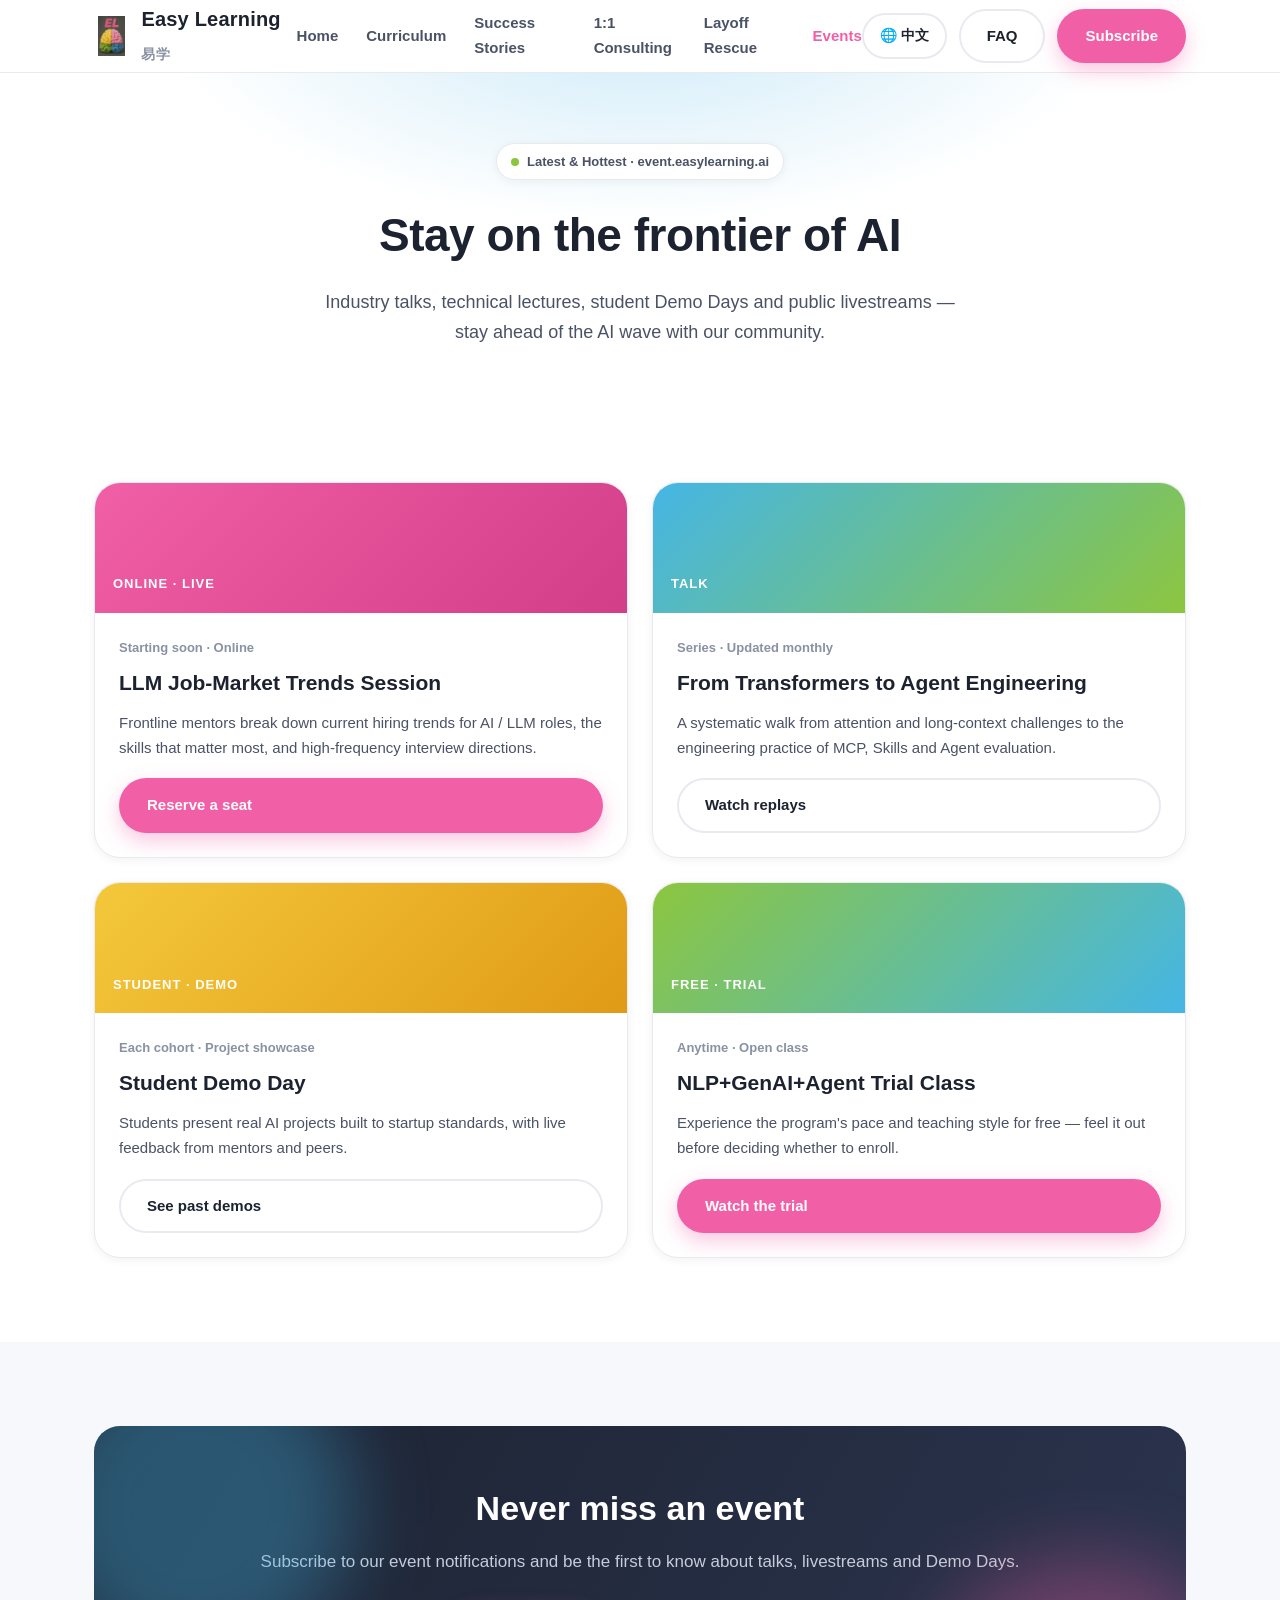
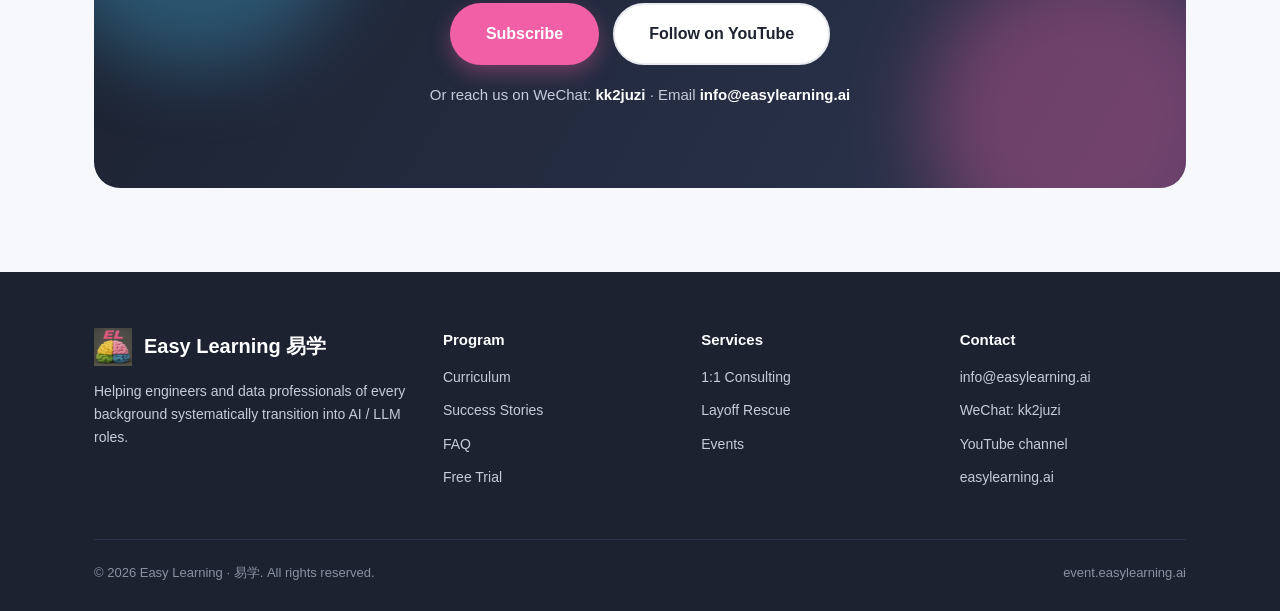
<file: events.en.html>
<!DOCTYPE html>
<html lang="en">
<head>
  <meta charset="UTF-8" />
  <meta name="viewport" content="width=device-width, initial-scale=1.0" />
  <title>Latest Events — Easy Learning</title>
  <meta name="description" content="Easy Learning events: industry talks, technical lectures, student demo days and public livestreams — stay on the frontier of AI." />
  <link rel="icon" href="assets/img/logo.png" />
  <link rel="stylesheet" href="assets/css/style.css" />
</head>
<body>

  <header class="site-header">
    <div class="container nav">
      <a class="brand" href="index.en.html">
        <img src="assets/img/logo.png" alt="Easy Learning logo" />
        <span>Easy Learning <span class="en">易学</span></span>
      </a>
      <nav class="nav-links">
        <a href="index.en.html">Home</a>
        <a href="index.en.html#syllabus">Curriculum</a>
        <a href="index.en.html#stories">Success Stories</a>
        <a href="consulting.en.html">1:1 Consulting</a>
        <a href="layoff.en.html">Layoff Rescue</a>
        <a href="events.en.html" class="active">Events</a>
      </nav>
      <div class="nav-cta">
        <a href="events.html" class="btn lang-btn" title="中文">🌐 中文</a>
        <a href="index.en.html#faq" class="btn btn-ghost">FAQ</a>
        <a href="#subscribe" class="btn btn-primary">Subscribe</a>
      </div>
      <button class="nav-toggle" aria-label="Menu"><span></span><span></span><span></span></button>
    </div>
  </header>

  <!-- Page hero -->
  <section class="page-hero">
    <div class="container">
      <span class="eyebrow"><span class="dot"></span>Latest &amp; Hottest · event.easylearning.ai</span>
      <h1>Stay on the frontier of AI</h1>
      <p>Industry talks, technical lectures, student Demo Days and public livestreams — stay ahead of the AI wave with our community.</p>
    </div>
  </section>

  <!-- Events -->
  <section class="section">
    <div class="container">
      <div class="events">
        <div class="event reveal">
          <div class="banner" style="background:linear-gradient(135deg,var(--pink),#d23e88)">ONLINE · LIVE</div>
          <div class="body">
            <div class="meta">Starting soon · Online</div>
            <h3>LLM Job-Market Trends Session</h3>
            <p>Frontline mentors break down current hiring trends for AI / LLM roles, the skills that matter most, and high-frequency interview directions.</p>
            <a href="#subscribe" class="btn btn-primary">Reserve a seat</a>
          </div>
        </div>
        <div class="event reveal">
          <div class="banner" style="background:linear-gradient(135deg,var(--blue),var(--green))">TALK</div>
          <div class="body">
            <div class="meta">Series · Updated monthly</div>
            <h3>From Transformers to Agent Engineering</h3>
            <p>A systematic walk from attention and long-context challenges to the engineering practice of MCP, Skills and Agent evaluation.</p>
            <a href="https://www.youtube.com/playlist?list=PLTrXzjvaj80YMJQVzphciMIalMmECx3Dy" target="_blank" rel="noopener" class="btn btn-ghost">Watch replays</a>
          </div>
        </div>
        <div class="event reveal">
          <div class="banner" style="background:linear-gradient(135deg,var(--yellow),#e09a16)">STUDENT · DEMO</div>
          <div class="body">
            <div class="meta">Each cohort · Project showcase</div>
            <h3>Student Demo Day</h3>
            <p>Students present real AI projects built to startup standards, with live feedback from mentors and peers.</p>
            <a href="https://www.youtube.com/playlist?list=PLTrXzjvaj80YMJQVzphciMIalMmECx3Dy" target="_blank" rel="noopener" class="btn btn-ghost">See past demos</a>
          </div>
        </div>
        <div class="event reveal">
          <div class="banner" style="background:linear-gradient(135deg,var(--green),var(--blue))">FREE · TRIAL</div>
          <div class="body">
            <div class="meta">Anytime · Open class</div>
            <h3>NLP+GenAI+Agent Trial Class</h3>
            <p>Experience the program's pace and teaching style for free — feel it out before deciding whether to enroll.</p>
            <a href="https://www.youtube.com/watch?v=CqvQjghuv-I&list=PLTrXzjvaj80YMJQVzphciMIalMmECx3Dy&index=22" target="_blank" rel="noopener" class="btn btn-primary">Watch the trial</a>
          </div>
        </div>
      </div>
    </div>
  </section>

  <!-- Subscribe -->
  <section class="section alt" id="subscribe">
    <div class="container">
      <div class="cta-band reveal">
        <div class="blob" style="background:var(--blue);left:-60px;top:-80px;"></div>
        <div class="blob" style="background:var(--pink);right:-60px;bottom:-90px;"></div>
        <h2>Never miss an event</h2>
        <p>Subscribe to our event notifications and be the first to know about talks, livestreams and Demo Days.</p>
        <div class="actions">
          <a href="mailto:info@easylearning.ai?subject=Subscribe to Event Notifications" class="btn btn-primary btn-lg">Subscribe</a>
          <a href="https://www.youtube.com/playlist?list=PLTrXzjvaj80YMJQVzphciMIalMmECx3Dy" target="_blank" rel="noopener" class="btn btn-ghost btn-lg">Follow on YouTube</a>
        </div>
        <p style="margin-top:18px;color:#c7ccdb;font-size:15px;">Or reach us on WeChat: <strong style="color:#fff;">kk2juzi</strong> · Email <strong style="color:#fff;">info@easylearning.ai</strong></p>
      </div>
    </div>
  </section>

  <footer class="site-footer">
    <div class="container">
      <div class="foot-grid">
        <div>
          <div class="foot-brand"><img src="assets/img/logo.png" alt="" />Easy Learning 易学</div>
          <p>Helping engineers and data professionals of every background systematically transition into AI / LLM roles.</p>
        </div>
        <div class="foot-col">
          <h4>Program</h4>
          <a href="index.en.html#syllabus">Curriculum</a>
          <a href="index.en.html#stories">Success Stories</a>
          <a href="index.en.html#faq">FAQ</a>
          <a href="index.en.html#trial">Free Trial</a>
        </div>
        <div class="foot-col">
          <h4>Services</h4>
          <a href="consulting.en.html">1:1 Consulting</a>
          <a href="layoff.en.html">Layoff Rescue</a>
          <a href="events.en.html">Events</a>
        </div>
        <div class="foot-col">
          <h4>Contact</h4>
          <a href="mailto:info@easylearning.ai">info@easylearning.ai</a>
          <span style="display:block;font-size:14px;margin-bottom:10px;">WeChat: kk2juzi</span>
          <a href="https://www.youtube.com/playlist?list=PLTrXzjvaj80YMJQVzphciMIalMmECx3Dy" target="_blank" rel="noopener">YouTube channel</a>
          <a href="https://easylearning.ai" target="_blank" rel="noopener">easylearning.ai</a>
        </div>
      </div>
      <div class="foot-bottom">
        <span>© 2026 Easy Learning · 易学. All rights reserved.</span>
        <span>event.easylearning.ai</span>
      </div>
    </div>
  </footer>

  <script src="assets/js/main.js"></script>
</body>
</html>
</file>
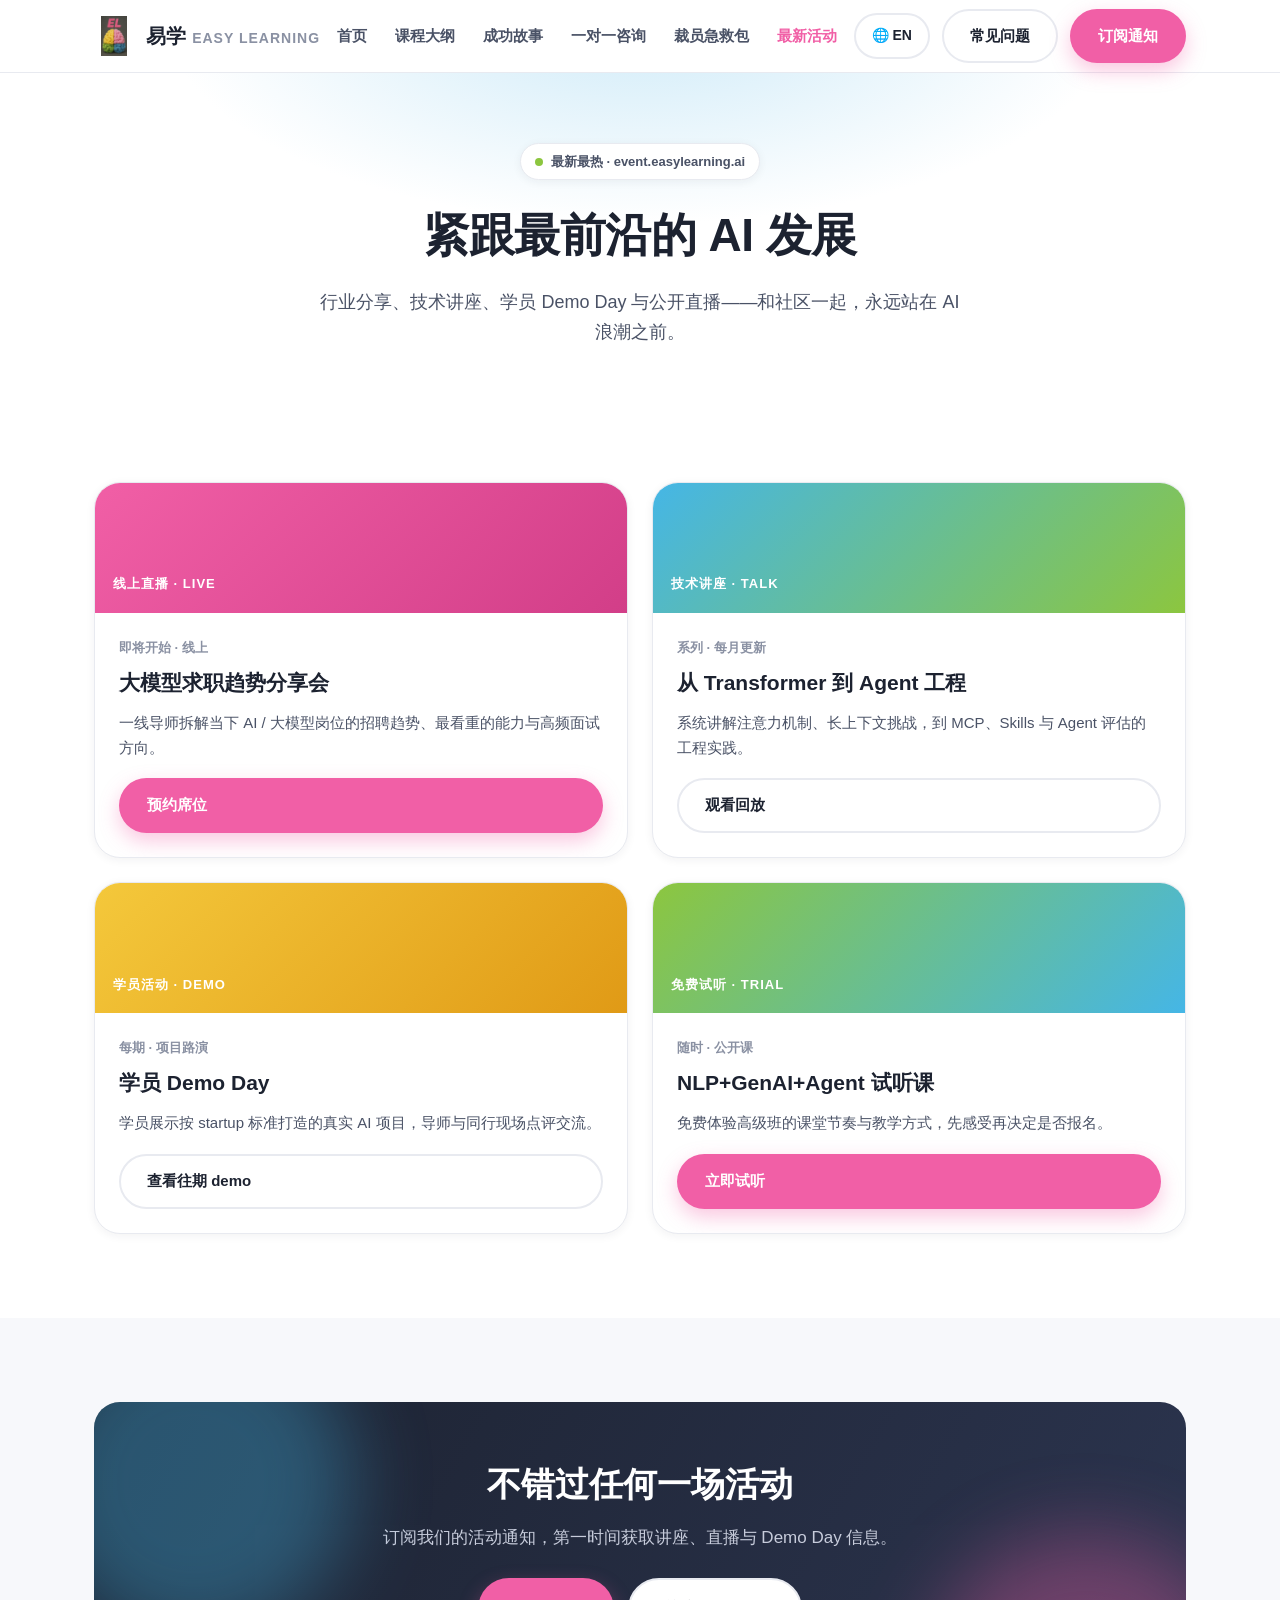
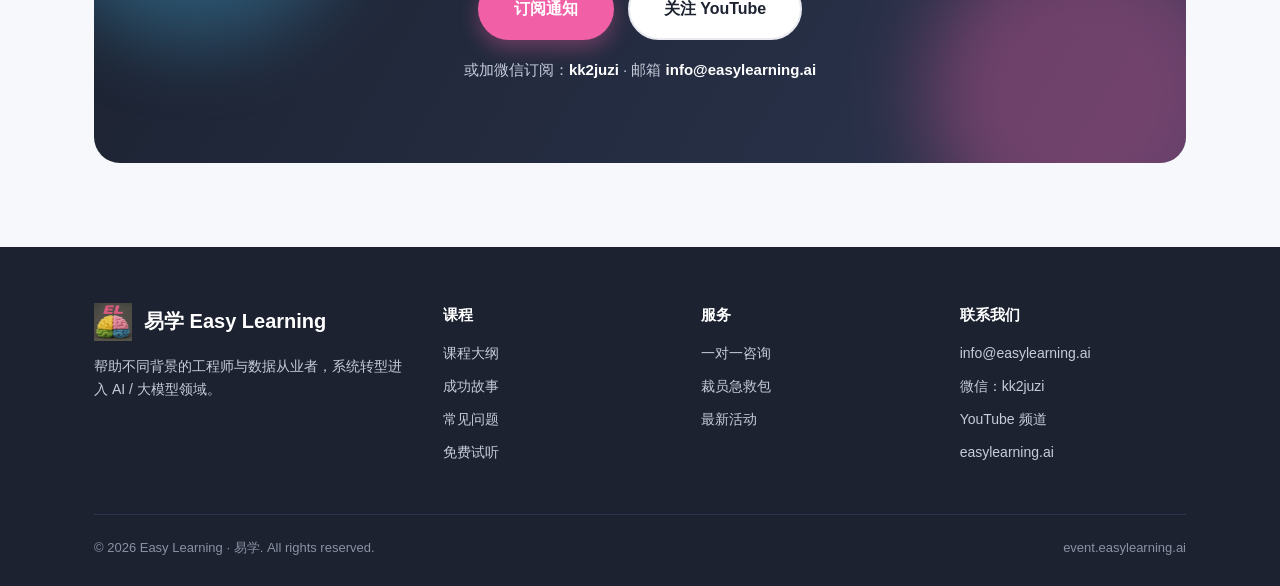
<file: events.html>
<!DOCTYPE html>
<html lang="zh-CN">
<head>
  <meta charset="UTF-8" />
  <meta name="viewport" content="width=device-width, initial-scale=1.0" />
  <title>最新最热活动 — 易学 Easy Learning</title>
  <meta name="description" content="易学最新活动：行业分享、技术讲座、学员 demo day 与公开直播，紧跟最前沿的 AI 发展。" />
  <link rel="icon" href="assets/img/logo.png" />
  <link rel="stylesheet" href="assets/css/style.css" />
</head>
<body>

  <header class="site-header">
    <div class="container nav">
      <a class="brand" href="index.html">
        <img src="assets/img/logo.png" alt="Easy Learning logo" />
        <span>易学 <span class="en">EASY LEARNING</span></span>
      </a>
      <nav class="nav-links">
        <a href="index.html">首页</a>
        <a href="index.html#syllabus">课程大纲</a>
        <a href="index.html#stories">成功故事</a>
        <a href="consulting.html">一对一咨询</a>
        <a href="layoff.html">裁员急救包</a>
        <a href="events.html" class="active">最新活动</a>
      </nav>
      <div class="nav-cta">
        <a href="events.en.html" class="btn lang-btn" title="English">🌐 EN</a>
        <a href="index.html#faq" class="btn btn-ghost">常见问题</a>
        <a href="#subscribe" class="btn btn-primary">订阅通知</a>
      </div>
      <button class="nav-toggle" aria-label="菜单"><span></span><span></span><span></span></button>
    </div>
  </header>

  <!-- Page hero -->
  <section class="page-hero">
    <div class="container">
      <span class="eyebrow"><span class="dot"></span>最新最热 · event.easylearning.ai</span>
      <h1>紧跟最前沿的 AI 发展</h1>
      <p>行业分享、技术讲座、学员 Demo Day 与公开直播——和社区一起，永远站在 AI 浪潮之前。</p>
    </div>
  </section>

  <!-- Events -->
  <section class="section">
    <div class="container">
      <div class="events">
        <div class="event reveal">
          <div class="banner" style="background:linear-gradient(135deg,var(--pink),#d23e88)">线上直播 · LIVE</div>
          <div class="body">
            <div class="meta">即将开始 · 线上</div>
            <h3>大模型求职趋势分享会</h3>
            <p>一线导师拆解当下 AI / 大模型岗位的招聘趋势、最看重的能力与高频面试方向。</p>
            <a href="#subscribe" class="btn btn-primary">预约席位</a>
          </div>
        </div>
        <div class="event reveal">
          <div class="banner" style="background:linear-gradient(135deg,var(--blue),var(--green))">技术讲座 · TALK</div>
          <div class="body">
            <div class="meta">系列 · 每月更新</div>
            <h3>从 Transformer 到 Agent 工程</h3>
            <p>系统讲解注意力机制、长上下文挑战，到 MCP、Skills 与 Agent 评估的工程实践。</p>
            <a href="https://www.youtube.com/playlist?list=PLTrXzjvaj80YMJQVzphciMIalMmECx3Dy" target="_blank" rel="noopener" class="btn btn-ghost">观看回放</a>
          </div>
        </div>
        <div class="event reveal">
          <div class="banner" style="background:linear-gradient(135deg,var(--yellow),#e09a16)">学员活动 · DEMO</div>
          <div class="body">
            <div class="meta">每期 · 项目路演</div>
            <h3>学员 Demo Day</h3>
            <p>学员展示按 startup 标准打造的真实 AI 项目，导师与同行现场点评交流。</p>
            <a href="https://www.youtube.com/playlist?list=PLTrXzjvaj80YMJQVzphciMIalMmECx3Dy" target="_blank" rel="noopener" class="btn btn-ghost">查看往期 demo</a>
          </div>
        </div>
        <div class="event reveal">
          <div class="banner" style="background:linear-gradient(135deg,var(--green),var(--blue))">免费试听 · TRIAL</div>
          <div class="body">
            <div class="meta">随时 · 公开课</div>
            <h3>NLP+GenAI+Agent 试听课</h3>
            <p>免费体验高级班的课堂节奏与教学方式，先感受再决定是否报名。</p>
            <a href="https://www.youtube.com/watch?v=CqvQjghuv-I&list=PLTrXzjvaj80YMJQVzphciMIalMmECx3Dy&index=22" target="_blank" rel="noopener" class="btn btn-primary">立即试听</a>
          </div>
        </div>
      </div>
    </div>
  </section>

  <!-- Subscribe -->
  <section class="section alt" id="subscribe">
    <div class="container">
      <div class="cta-band reveal">
        <div class="blob" style="background:var(--blue);left:-60px;top:-80px;"></div>
        <div class="blob" style="background:var(--pink);right:-60px;bottom:-90px;"></div>
        <h2>不错过任何一场活动</h2>
        <p>订阅我们的活动通知，第一时间获取讲座、直播与 Demo Day 信息。</p>
        <div class="actions">
          <a href="mailto:info@easylearning.ai?subject=订阅活动通知" class="btn btn-primary btn-lg">订阅通知</a>
          <a href="https://www.youtube.com/playlist?list=PLTrXzjvaj80YMJQVzphciMIalMmECx3Dy" target="_blank" rel="noopener" class="btn btn-ghost btn-lg">关注 YouTube</a>
        </div>
        <p style="margin-top:18px;color:#c7ccdb;font-size:15px;">或加微信订阅：<strong style="color:#fff;">kk2juzi</strong> · 邮箱 <strong style="color:#fff;">info@easylearning.ai</strong></p>
      </div>
    </div>
  </section>

  <footer class="site-footer">
    <div class="container">
      <div class="foot-grid">
        <div>
          <div class="foot-brand"><img src="assets/img/logo.png" alt="" />易学 Easy Learning</div>
          <p>帮助不同背景的工程师与数据从业者，系统转型进入 AI / 大模型领域。</p>
        </div>
        <div class="foot-col">
          <h4>课程</h4>
          <a href="index.html#syllabus">课程大纲</a>
          <a href="index.html#stories">成功故事</a>
          <a href="index.html#faq">常见问题</a>
          <a href="index.html#trial">免费试听</a>
        </div>
        <div class="foot-col">
          <h4>服务</h4>
          <a href="consulting.html">一对一咨询</a>
          <a href="layoff.html">裁员急救包</a>
          <a href="events.html">最新活动</a>
        </div>
        <div class="foot-col">
          <h4>联系我们</h4>
          <a href="mailto:info@easylearning.ai">info@easylearning.ai</a>
          <span style="display:block;font-size:14px;margin-bottom:10px;">微信：kk2juzi</span>
          <a href="https://www.youtube.com/playlist?list=PLTrXzjvaj80YMJQVzphciMIalMmECx3Dy" target="_blank" rel="noopener">YouTube 频道</a>
          <a href="https://easylearning.ai" target="_blank" rel="noopener">easylearning.ai</a>
        </div>
      </div>
      <div class="foot-bottom">
        <span>© 2026 Easy Learning · 易学. All rights reserved.</span>
        <span>event.easylearning.ai</span>
      </div>
    </div>
  </footer>

  <script src="assets/js/main.js"></script>
</body>
</html>
</file>
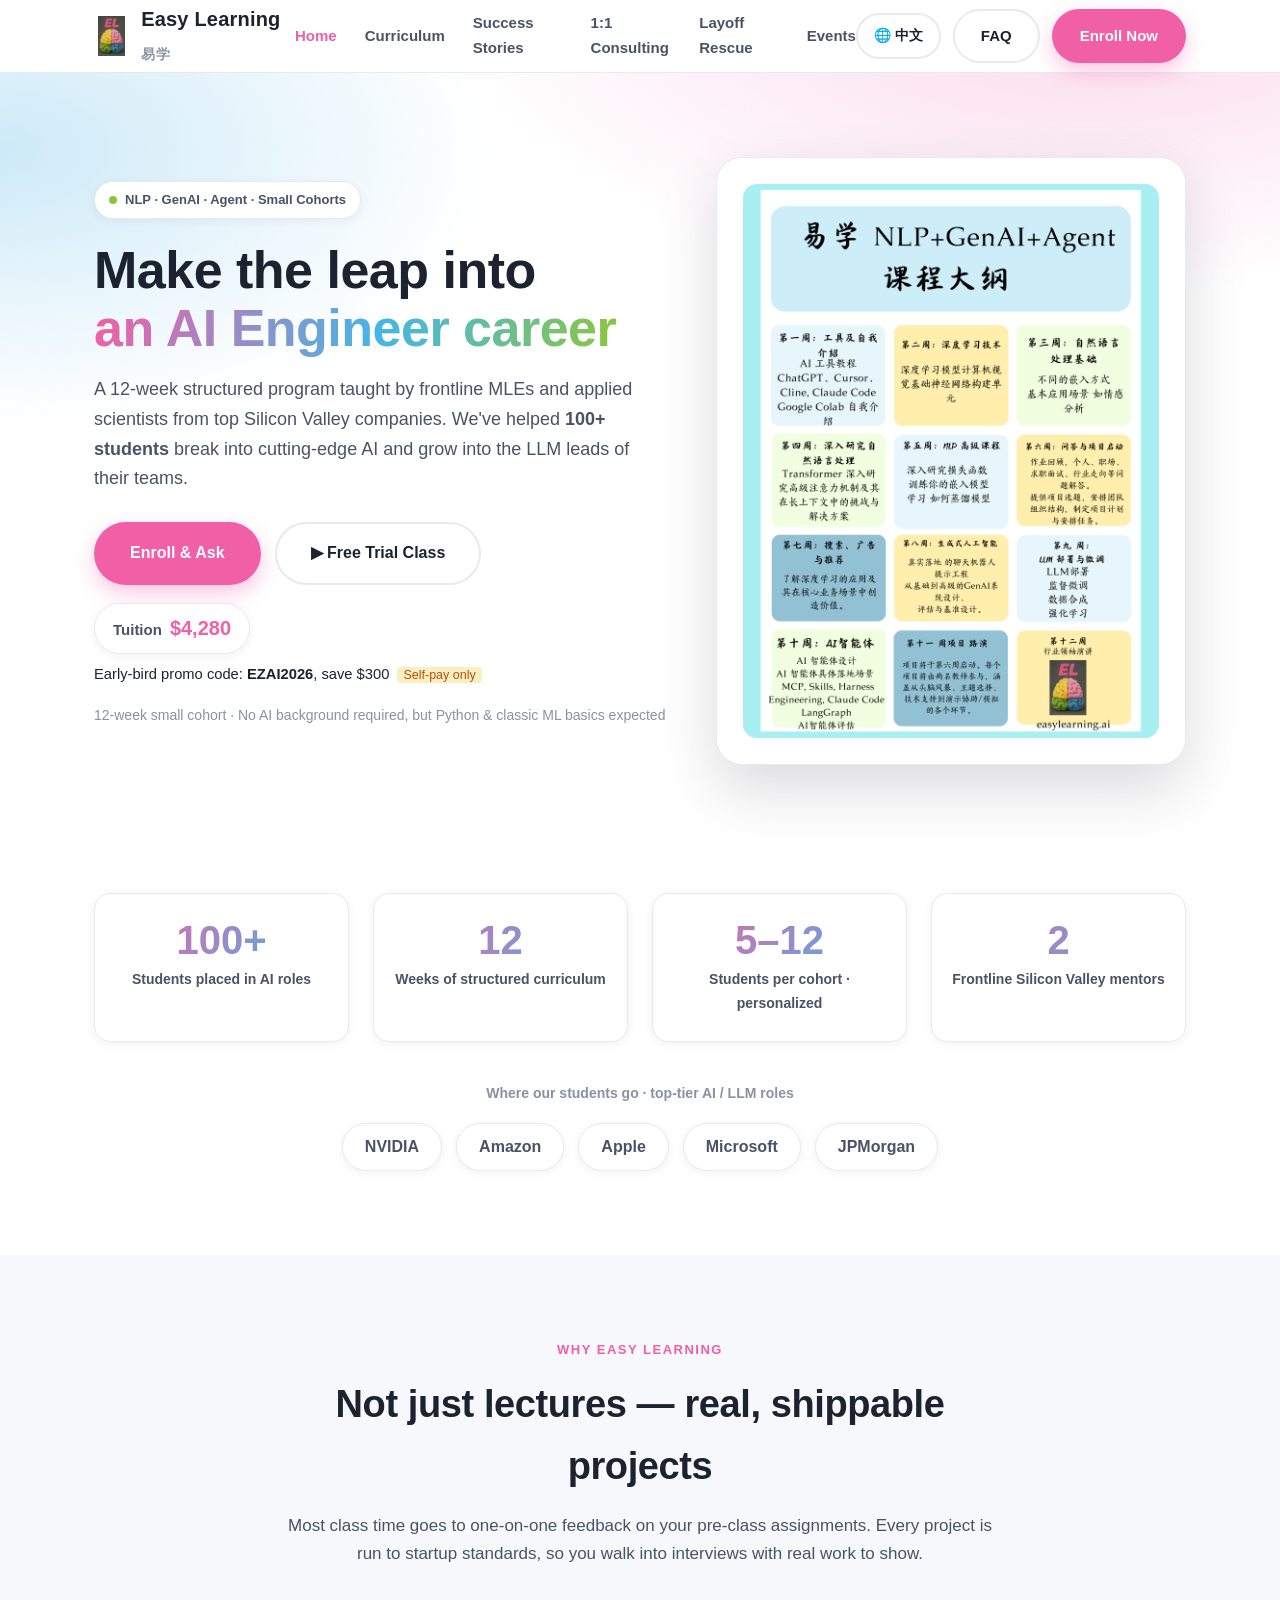
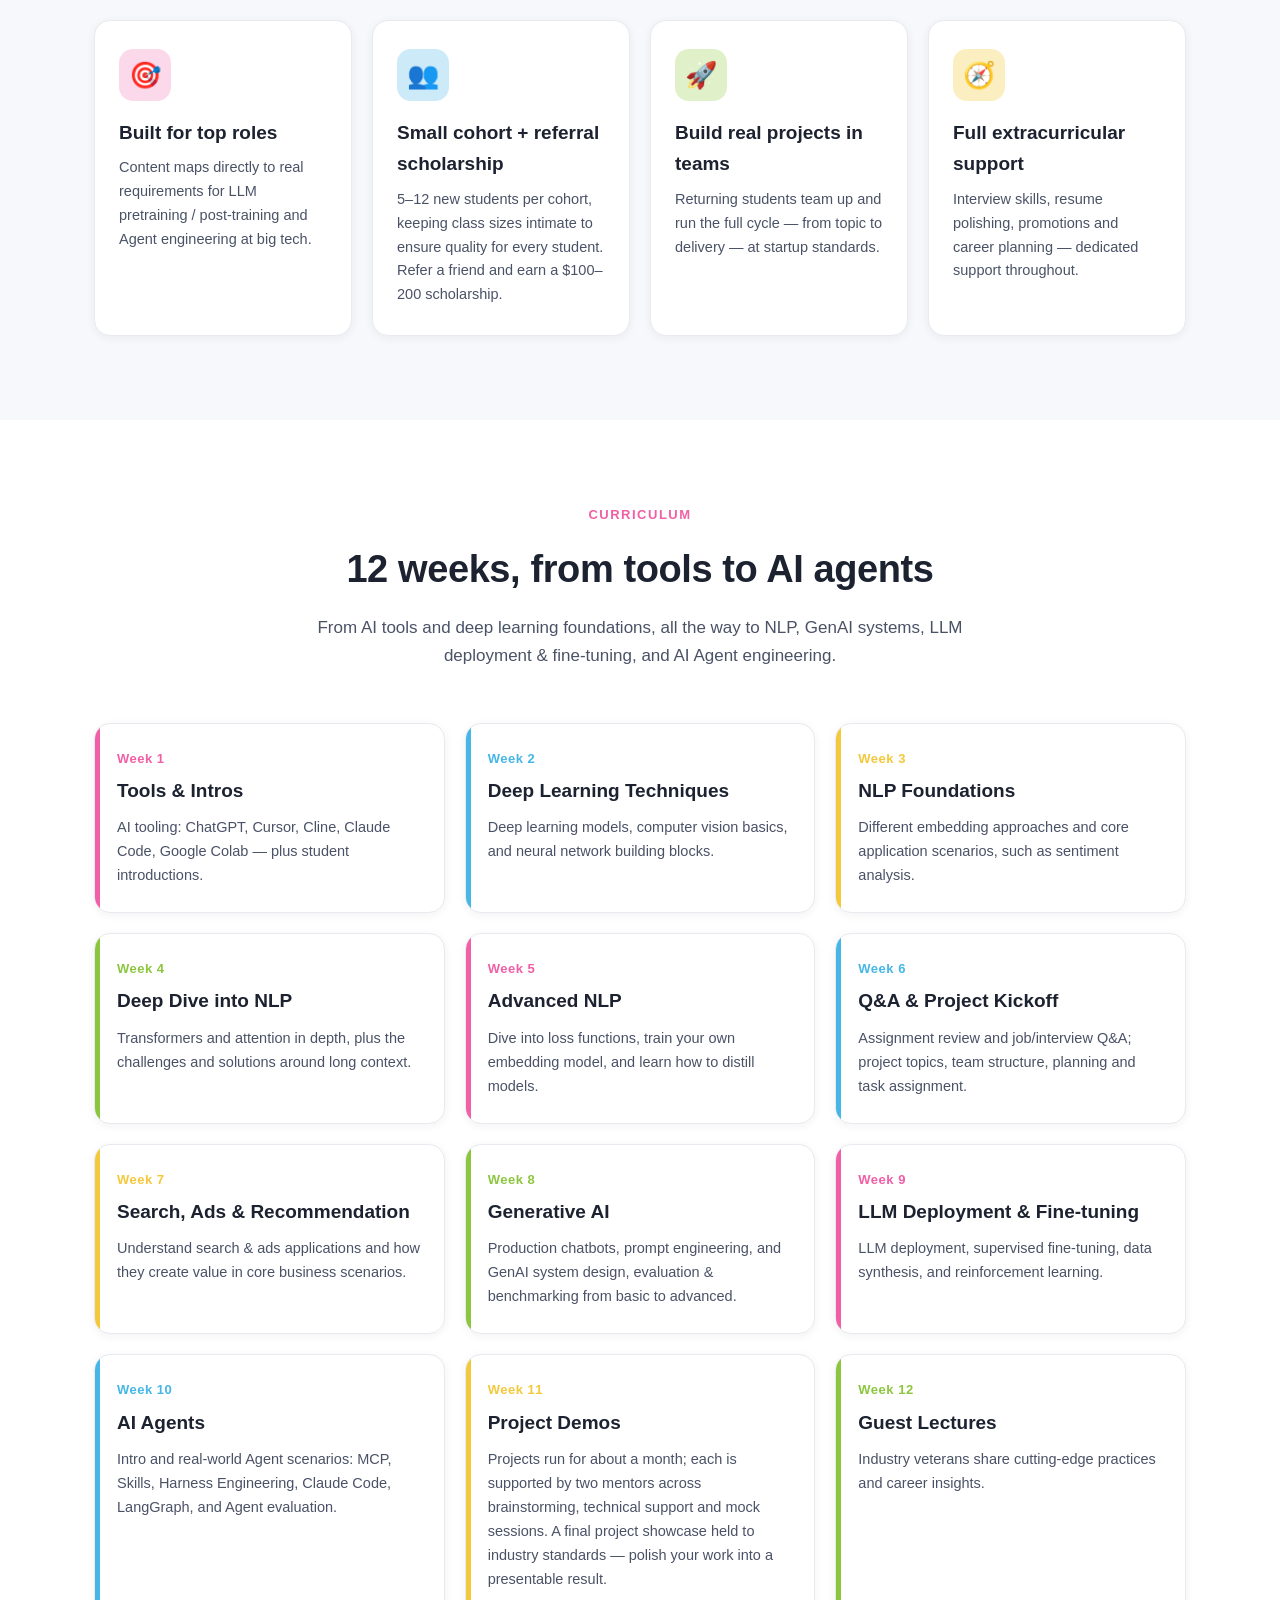
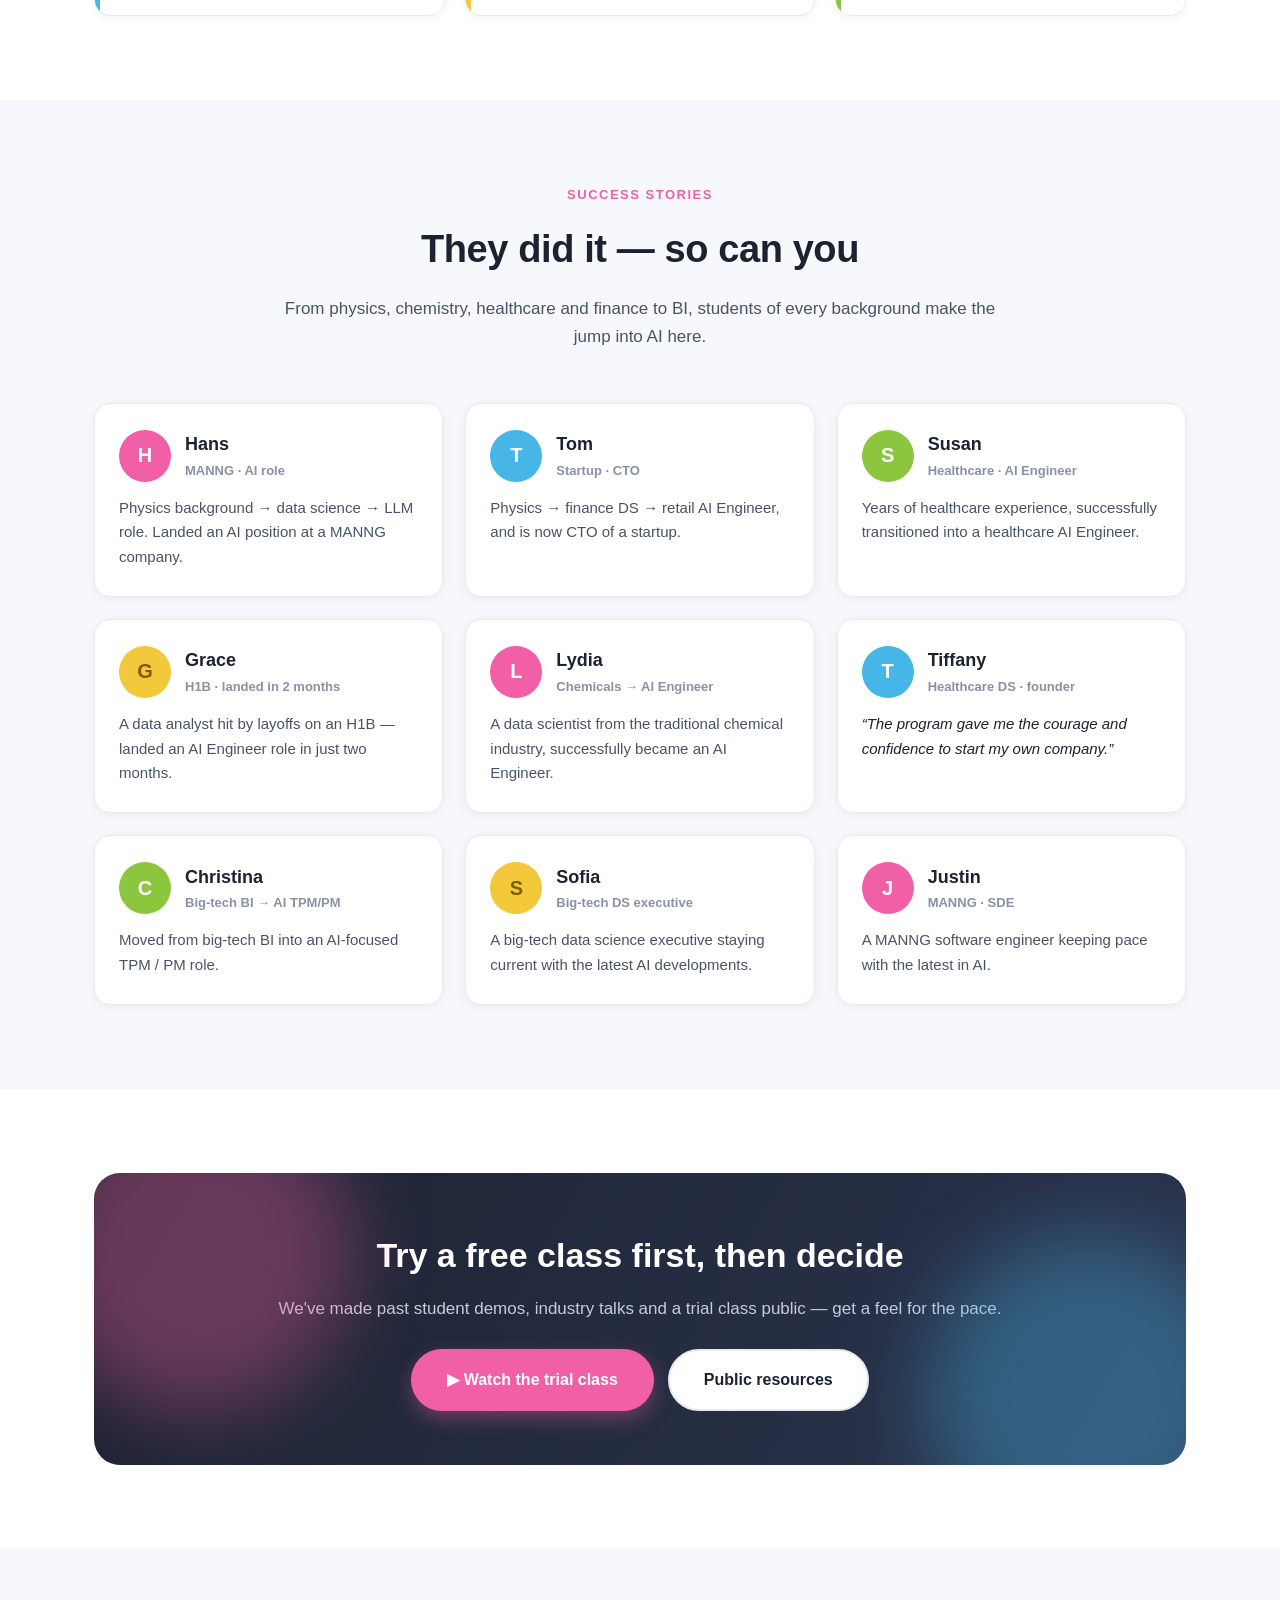
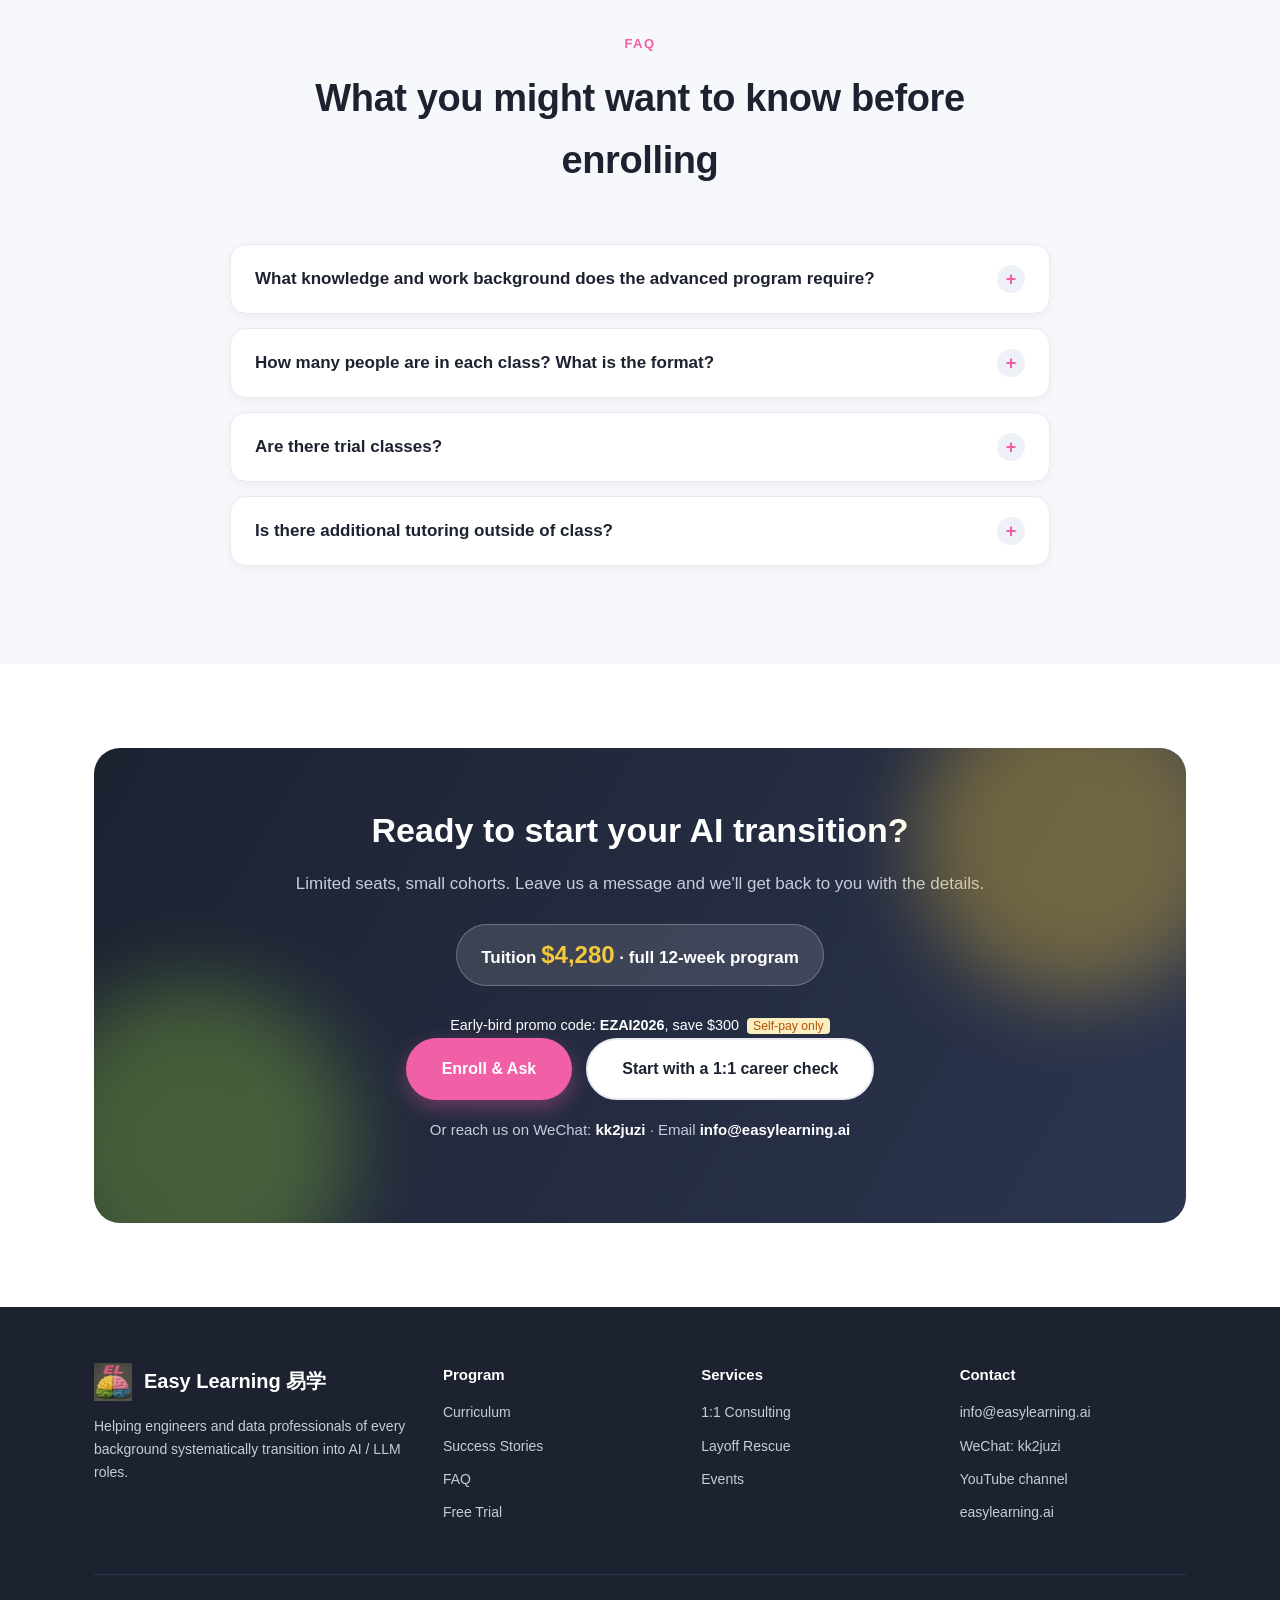
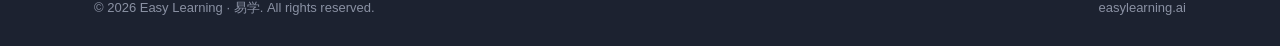
<file: index.en.html>
<!DOCTYPE html>
<html lang="en">
<head>
  <meta charset="UTF-8" />
  <meta name="viewport" content="width=device-width, initial-scale=1.0" />
  <title>Easy Learning — NLP + GenAI + Agent Advanced Program</title>
  <meta name="description" content="Easy Learning's NLP + GenAI + Agent advanced program has helped 100+ students land AI roles at NVIDIA, Amazon, Apple, Microsoft, JPMorgan and more." />
  <link rel="icon" href="assets/img/logo.png" />
  <link rel="stylesheet" href="assets/css/style.css" />
</head>
<body>

  <!-- ===== Header ===== -->
  <header class="site-header">
    <div class="container nav">
      <a class="brand" href="index.en.html">
        <img src="assets/img/logo.png" alt="Easy Learning logo" />
        <span>Easy Learning <span class="en">易学</span></span>
      </a>
      <nav class="nav-links">
        <a href="index.en.html" class="active">Home</a>
        <a href="index.en.html#syllabus">Curriculum</a>
        <a href="index.en.html#stories">Success Stories</a>
        <a href="consulting.en.html">1:1 Consulting</a>
        <a href="layoff.en.html">Layoff Rescue</a>
        <a href="events.en.html">Events</a>
      </nav>
      <div class="nav-cta">
        <a href="index.html" class="btn lang-btn" title="中文">🌐 中文</a>
        <a href="index.en.html#faq" class="btn btn-ghost">FAQ</a>
        <a href="#apply" class="btn btn-primary">Enroll Now</a>
      </div>
      <button class="nav-toggle" aria-label="Menu"><span></span><span></span><span></span></button>
    </div>
  </header>

  <!-- ===== Hero ===== -->
  <section class="hero">
    <div class="container hero-grid">
      <div>
        <span class="eyebrow"><span class="dot"></span>NLP · GenAI · Agent · Small Cohorts</span>
        <h1>Make the leap into<br /><span class="grad">an AI Engineer career</span></h1>
        <p class="lead">
          A 12-week structured program taught by frontline MLEs and applied scientists from top
          Silicon Valley companies. We've helped <strong>100+ students</strong> break into cutting-edge
          AI and grow into the LLM leads of their teams.
        </p>
        <div class="hero-actions">
          <a href="#apply" class="btn btn-primary btn-lg">Enroll &amp; Ask</a>
          <a href="#trial" class="btn btn-ghost btn-lg">▶ Free Trial Class</a>
        </div>
        <div style="margin-top:18px;"><span class="price-pill">Tuition <strong>$4,280</strong></span></div>
        <div style="margin-top:8px;font-size:0.92em;color:var(--text-2)">Early-bird promo code: <strong>EZAI2026</strong>, save $300 <span style="font-size:0.85em;background:var(--yellow-soft,#fff8e1);color:#b45309;border-radius:4px;padding:1px 6px;margin-left:4px;">Self-pay only</span></div>
        <p class="hero-note">12-week small cohort · No AI background required, but Python &amp; classic ML basics expected</p>
      </div>
      <div class="hero-card reveal">
        <img src="assets/img/syllabus.png" alt="NLP GenAI Agent curriculum" />
      </div>
    </div>
  </section>

  <!-- ===== Stats ===== -->
  <section class="section" style="padding-top:56px;">
    <div class="container">
      <div class="stats">
        <div class="stat reveal"><div class="num">100+</div><div class="lbl">Students placed in AI roles</div></div>
        <div class="stat reveal"><div class="num">12</div><div class="lbl">Weeks of structured curriculum</div></div>
        <div class="stat reveal"><div class="num">5–12</div><div class="lbl">Students per cohort · personalized</div></div>
        <div class="stat reveal"><div class="num">2</div><div class="lbl">Frontline Silicon Valley mentors</div></div>
      </div>
      <div class="logos reveal">
        <div class="cap">Where our students go · top-tier AI / LLM roles</div>
        <div class="logo-row">
          <span class="logo-chip">NVIDIA</span>
          <span class="logo-chip">Amazon</span>
          <span class="logo-chip">Apple</span>
          <span class="logo-chip">Microsoft</span>
          <span class="logo-chip">JPMorgan</span>
        </div>
      </div>
    </div>
  </section>

  <!-- ===== Why ===== -->
  <section class="section alt">
    <div class="container">
      <div class="section-head reveal">
        <div class="kicker">Why Easy Learning</div>
        <h2>Not just lectures — real, shippable projects</h2>
        <p>Most class time goes to one-on-one feedback on your pre-class assignments. Every project is run to startup standards, so you walk into interviews with real work to show.</p>
      </div>
      <div class="services">
        <div class="service reveal">
          <div class="ico" style="background:var(--pink-soft);color:var(--pink)">🎯</div>
          <h3>Built for top roles</h3>
          <p>Content maps directly to real requirements for LLM pretraining / post-training and Agent engineering at big tech.</p>
        </div>
        <div class="service reveal">
          <div class="ico" style="background:var(--blue-soft);color:var(--blue)">👥</div>
          <h3>Small cohort + referral scholarship</h3>
          <p>5–12 new students per cohort, keeping class sizes intimate to ensure quality for every student. Refer a friend and earn a $100–200 scholarship.</p>
        </div>
        <div class="service reveal">
          <div class="ico" style="background:var(--green-soft);color:var(--green)">🚀</div>
          <h3>Build real projects in teams</h3>
          <p>Returning students team up and run the full cycle — from topic to delivery — at startup standards.</p>
        </div>
        <div class="service reveal">
          <div class="ico" style="background:var(--yellow-soft);color:#c79a16">🧭</div>
          <h3>Full extracurricular support</h3>
          <p>Interview skills, resume polishing, promotions and career planning — dedicated support throughout.</p>
        </div>
      </div>
    </div>
  </section>

  <!-- ===== Syllabus ===== -->
  <section class="section" id="syllabus">
    <div class="container">
      <div class="section-head reveal">
        <div class="kicker">Curriculum</div>
        <h2>12 weeks, from tools to AI agents</h2>
        <p>From AI tools and deep learning foundations, all the way to NLP, GenAI systems, LLM deployment &amp; fine-tuning, and AI Agent engineering.</p>
      </div>
      <div class="syllabus">
        <div class="week reveal" style="--c:var(--pink)"><div class="wk">Week 1</div><h3>Tools &amp; Intros</h3><p>AI tooling: ChatGPT, Cursor, Cline, Claude Code, Google Colab — plus student introductions.</p></div>
        <div class="week reveal" style="--c:var(--blue)"><div class="wk">Week 2</div><h3>Deep Learning Techniques</h3><p>Deep learning models, computer vision basics, and neural network building blocks.</p></div>
        <div class="week reveal" style="--c:var(--yellow)"><div class="wk">Week 3</div><h3>NLP Foundations</h3><p>Different embedding approaches and core application scenarios, such as sentiment analysis.</p></div>
        <div class="week reveal" style="--c:var(--green)"><div class="wk">Week 4</div><h3>Deep Dive into NLP</h3><p>Transformers and attention in depth, plus the challenges and solutions around long context.</p></div>
        <div class="week reveal" style="--c:var(--pink)"><div class="wk">Week 5</div><h3>Advanced NLP</h3><p>Dive into loss functions, train your own embedding model, and learn how to distill models.</p></div>
        <div class="week reveal" style="--c:var(--blue)"><div class="wk">Week 6</div><h3>Q&amp;A &amp; Project Kickoff</h3><p>Assignment review and job/interview Q&amp;A; project topics, team structure, planning and task assignment.</p></div>
        <div class="week reveal" style="--c:var(--yellow)"><div class="wk">Week 7</div><h3>Search, Ads &amp; Recommendation</h3><p>Understand search &amp; ads applications and how they create value in core business scenarios.</p></div>
        <div class="week reveal" style="--c:var(--green)"><div class="wk">Week 8</div><h3>Generative AI</h3><p>Production chatbots, prompt engineering, and GenAI system design, evaluation &amp; benchmarking from basic to advanced.</p></div>
        <div class="week reveal" style="--c:var(--pink)"><div class="wk">Week 9</div><h3>LLM Deployment &amp; Fine-tuning</h3><p>LLM deployment, supervised fine-tuning, data synthesis, and reinforcement learning.</p></div>
        <div class="week reveal" style="--c:var(--blue)"><div class="wk">Week 10</div><h3>AI Agents</h3><p>Intro and real-world Agent scenarios: MCP, Skills, Harness Engineering, Claude Code, LangGraph, and Agent evaluation.</p></div>
        <div class="week reveal" style="--c:var(--yellow)"><div class="wk">Week 11</div><h3>Project Demos</h3><p>Projects run for about a month; each is supported by two mentors across brainstorming, technical support and mock sessions. A final project showcase held to industry standards — polish your work into a presentable result.</p></div>
        <div class="week reveal" style="--c:var(--green)"><div class="wk">Week 12</div><h3>Guest Lectures</h3><p>Industry veterans share cutting-edge practices and career insights.</p></div>
      </div>
    </div>
  </section>

  <!-- ===== Stories ===== -->
  <section class="section alt" id="stories">
    <div class="container">
      <div class="section-head reveal">
        <div class="kicker">Success Stories</div>
        <h2>They did it — so can you</h2>
        <p>From physics, chemistry, healthcare and finance to BI, students of every background make the jump into AI here.</p>
      </div>
      <div class="stories">
        <div class="story reveal">
          <div class="who"><div class="avatar" style="background:var(--pink)">H</div><div><div class="name">Hans</div><div class="tag">MANNG · AI role</div></div></div>
          <p>Physics background → data science → LLM role. Landed an AI position at a MANNG company.</p>
        </div>
        <div class="story reveal">
          <div class="who"><div class="avatar" style="background:var(--blue)">T</div><div><div class="name">Tom</div><div class="tag">Startup · CTO</div></div></div>
          <p>Physics → finance DS → retail AI Engineer, and is now CTO of a startup.</p>
        </div>
        <div class="story reveal">
          <div class="who"><div class="avatar" style="background:var(--green)">S</div><div><div class="name">Susan</div><div class="tag">Healthcare · AI Engineer</div></div></div>
          <p>Years of healthcare experience, successfully transitioned into a healthcare AI Engineer.</p>
        </div>
        <div class="story reveal">
          <div class="who"><div class="avatar" style="background:var(--yellow);color:#7a5e00">G</div><div><div class="name">Grace</div><div class="tag">H1B · landed in 2 months</div></div></div>
          <p>A data analyst hit by layoffs on an H1B — landed an AI Engineer role in just two months.</p>
        </div>
        <div class="story reveal">
          <div class="who"><div class="avatar" style="background:var(--pink)">L</div><div><div class="name">Lydia</div><div class="tag">Chemicals → AI Engineer</div></div></div>
          <p>A data scientist from the traditional chemical industry, successfully became an AI Engineer.</p>
        </div>
        <div class="story reveal">
          <div class="who"><div class="avatar" style="background:var(--blue)">T</div><div><div class="name">Tiffany</div><div class="tag">Healthcare DS · founder</div></div></div>
          <p class="quote">“The program gave me the courage and confidence to start my own company.”</p>
        </div>
        <div class="story reveal">
          <div class="who"><div class="avatar" style="background:var(--green)">C</div><div><div class="name">Christina</div><div class="tag">Big-tech BI → AI TPM/PM</div></div></div>
          <p>Moved from big-tech BI into an AI-focused TPM / PM role.</p>
        </div>
        <div class="story reveal">
          <div class="who"><div class="avatar" style="background:var(--yellow);color:#7a5e00">S</div><div><div class="name">Sofia</div><div class="tag">Big-tech DS executive</div></div></div>
          <p>A big-tech data science executive staying current with the latest AI developments.</p>
        </div>
        <div class="story reveal">
          <div class="who"><div class="avatar" style="background:var(--pink)">J</div><div><div class="name">Justin</div><div class="tag">MANNG · SDE</div></div></div>
          <p>A MANNG software engineer keeping pace with the latest in AI.</p>
        </div>
      </div>
    </div>
  </section>

  <!-- ===== Trial ===== -->
  <section class="section" id="trial">
    <div class="container">
      <div class="cta-band reveal">
        <div class="blob" style="background:var(--pink);left:-60px;top:-80px;"></div>
        <div class="blob" style="background:var(--blue);right:-60px;bottom:-90px;"></div>
        <h2>Try a free class first, then decide</h2>
        <p>We've made past student demos, industry talks and a trial class public — get a feel for the pace.</p>
        <div class="actions">
          <a href="https://www.youtube.com/watch?v=CqvQjghuv-I&list=PLTrXzjvaj80YMJQVzphciMIalMmECx3Dy&index=22" target="_blank" rel="noopener" class="btn btn-primary btn-lg">▶ Watch the trial class</a>
          <a href="https://www.youtube.com/playlist?list=PLTrXzjvaj80YMJQVzphciMIalMmECx3Dy" target="_blank" rel="noopener" class="btn btn-ghost btn-lg">Public resources</a>
        </div>
      </div>
    </div>
  </section>

  <!-- ===== FAQ ===== -->
  <section class="section alt" id="faq">
    <div class="container">
      <div class="section-head reveal">
        <div class="kicker">FAQ</div>
        <h2>What you might want to know before enrolling</h2>
      </div>
      <div class="faq">
        <div class="faq-item reveal">
          <button class="faq-q">What knowledge and work background does the advanced program require?<span class="ico">+</span></button>
          <div class="faq-a"><div class="inner">We hope students have basic Python knowledge and traditional machine learning modeling experience (such as linear regression, logistic regression, tree-based models, XGBoost, etc.).</div></div>
        </div>
        <div class="faq-item reveal">
          <button class="faq-q">How many people are in each class? What is the format?<span class="ico">+</span></button>
          <div class="faq-a"><div class="inner">We offer small cohorts, with 5–12 new students each session. Most class time is dedicated to in-depth walkthroughs of pre-class assignments. Returning students join to work on projects together. All our projects are conducted to startup standards.</div></div>
        </div>
        <div class="faq-item reveal">
          <button class="faq-q">Are there trial classes?<span class="ico">+</span></button>
          <div class="faq-a"><div class="inner">Yes! You can watch our trial class here: <a href="https://www.youtube.com/watch?v=CqvQjghuv-I&list=PLTrXzjvaj80YMJQVzphciMIalMmECx3Dy&index=22" target="_blank" rel="noopener">YouTube trial class</a>. Additionally, our public resources are organized in <a href="https://www.youtube.com/playlist?list=PLTrXzjvaj80YMJQVzphciMIalMmECx3Dy" target="_blank" rel="noopener">this playlist</a>, including past student demos, industry presentations, and more.</div></div>
        </div>
        <div class="faq-item reveal">
          <button class="faq-q">Is there additional tutoring outside of class?<span class="ico">+</span></button>
          <div class="faq-a"><div class="inner">Yes. We have dedicated extracurricular tutoring, including interview skills, resume improvement, promotion &amp; salary growth, and career planning. <a href="consulting.en.html">Learn about 1:1 consulting →</a></div></div>
        </div>
      </div>
    </div>
  </section>

  <!-- ===== Apply / CTA ===== -->
  <section class="section" id="apply">
    <div class="container">
      <div class="cta-band reveal">
        <div class="blob" style="background:var(--green);left:-60px;bottom:-80px;"></div>
        <div class="blob" style="background:var(--yellow);right:-50px;top:-70px;"></div>
        <h2>Ready to start your AI transition?</h2>
        <p>Limited seats, small cohorts. Leave us a message and we'll get back to you with the details.</p>
        <div class="price">Tuition <strong>$4,280</strong> · full 12-week program</div>
        <div style="margin-top:6px;font-size:0.9em;color:var(--text-2)">Early-bird promo code: <strong>EZAI2026</strong>, save $300 <span style="font-size:0.85em;background:var(--yellow-soft,#fff8e1);color:#b45309;border-radius:4px;padding:1px 6px;margin-left:4px;">Self-pay only</span></div>
        <div class="actions">
          <a href="mailto:info@easylearning.ai?subject=NLP+GenAI+Agent Program Enrollment" class="btn btn-primary btn-lg">Enroll &amp; Ask</a>
          <a href="consulting.en.html" class="btn btn-ghost btn-lg">Start with a 1:1 career check</a>
        </div>
        <p style="margin-top:18px;color:#c7ccdb;font-size:15px;">Or reach us on WeChat: <strong style="color:#fff;">kk2juzi</strong> · Email <strong style="color:#fff;">info@easylearning.ai</strong></p>
      </div>
    </div>
  </section>

  <!-- ===== Footer ===== -->
  <footer class="site-footer">
    <div class="container">
      <div class="foot-grid">
        <div>
          <div class="foot-brand"><img src="assets/img/logo.png" alt="" />Easy Learning 易学</div>
          <p>Helping engineers and data professionals of every background systematically transition into AI / LLM roles.</p>
        </div>
        <div class="foot-col">
          <h4>Program</h4>
          <a href="index.en.html#syllabus">Curriculum</a>
          <a href="index.en.html#stories">Success Stories</a>
          <a href="index.en.html#faq">FAQ</a>
          <a href="index.en.html#trial">Free Trial</a>
        </div>
        <div class="foot-col">
          <h4>Services</h4>
          <a href="consulting.en.html">1:1 Consulting</a>
          <a href="layoff.en.html">Layoff Rescue</a>
          <a href="events.en.html">Events</a>
        </div>
        <div class="foot-col">
          <h4>Contact</h4>
          <a href="mailto:info@easylearning.ai">info@easylearning.ai</a>
          <span style="display:block;font-size:14px;margin-bottom:10px;">WeChat: kk2juzi</span>
          <a href="https://www.youtube.com/playlist?list=PLTrXzjvaj80YMJQVzphciMIalMmECx3Dy" target="_blank" rel="noopener">YouTube channel</a>
          <a href="https://easylearning.ai" target="_blank" rel="noopener">easylearning.ai</a>
        </div>
      </div>
      <div class="foot-bottom">
        <span>© 2026 Easy Learning · 易学. All rights reserved.</span>
        <span>easylearning.ai</span>
      </div>
    </div>
  </footer>

  <script src="assets/js/main.js"></script>
</body>
</html>
</file>
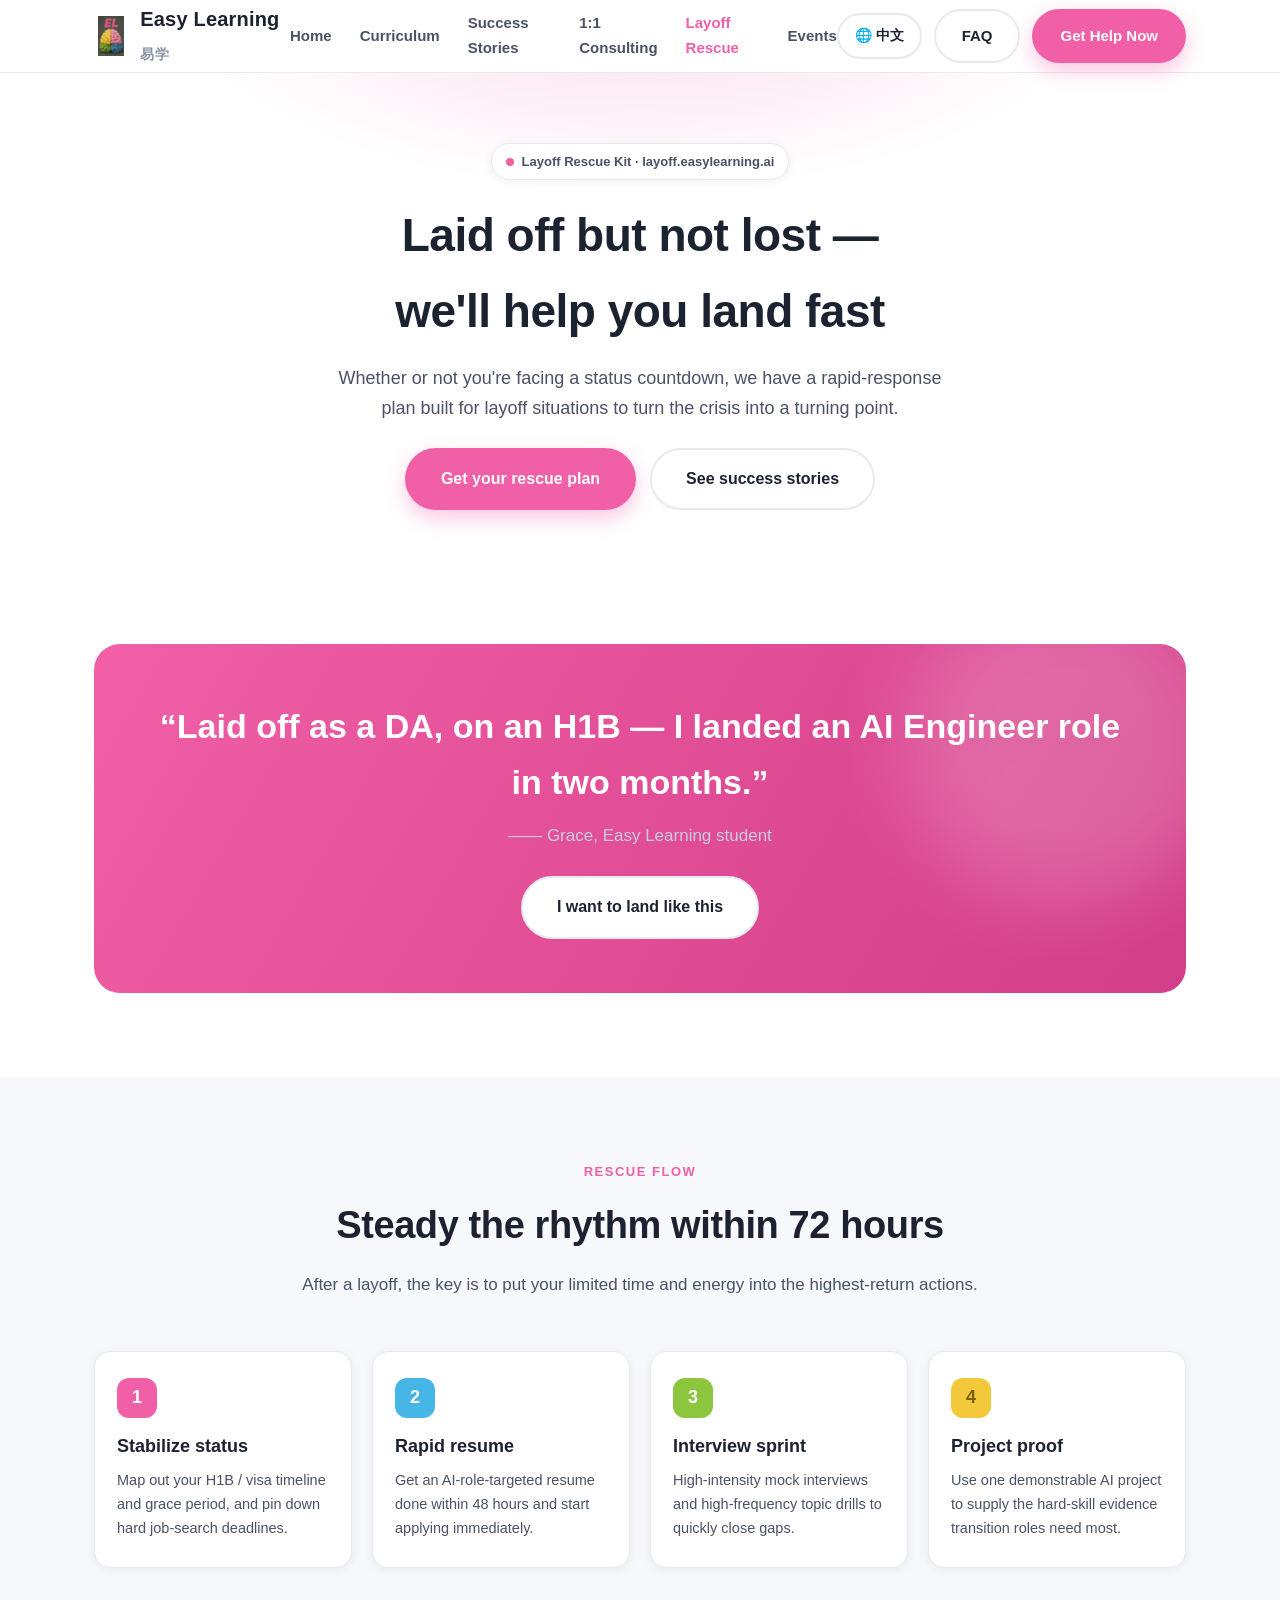
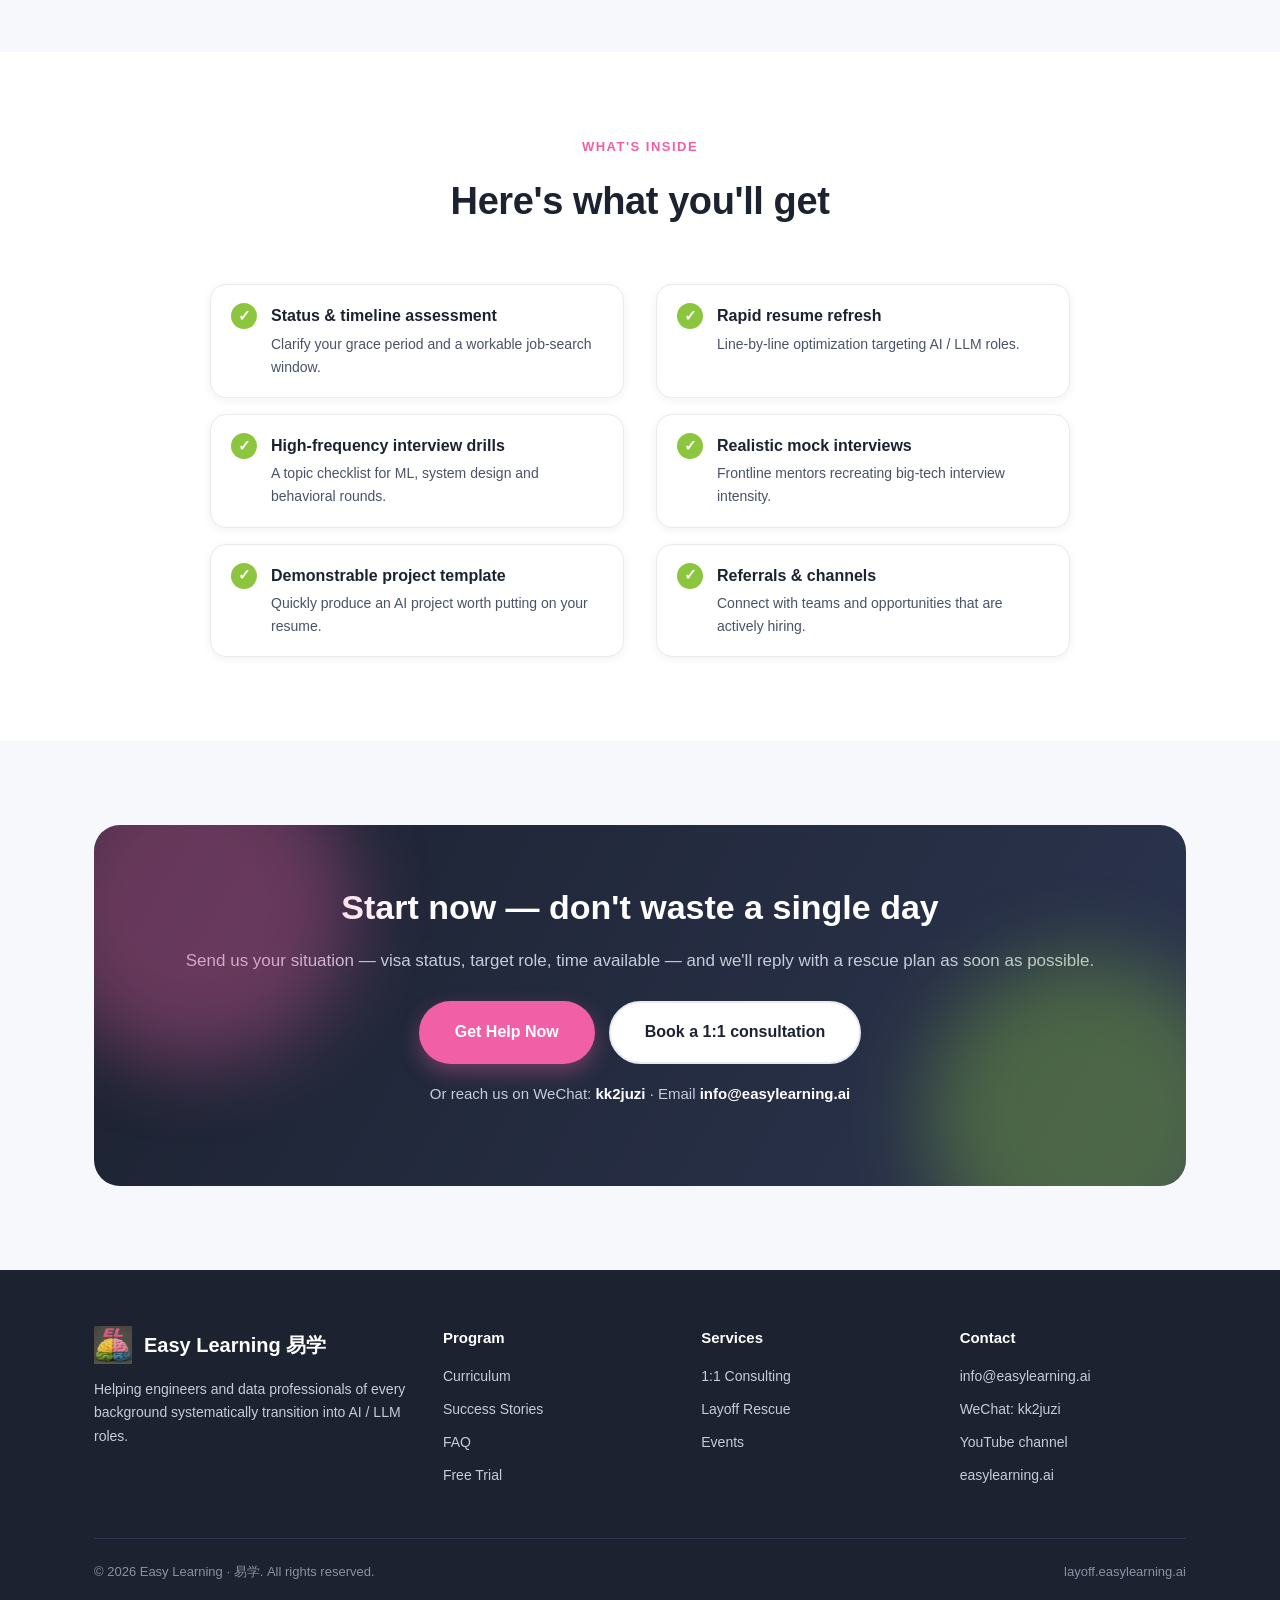
<file: layoff.en.html>
<!DOCTYPE html>
<html lang="en">
<head>
  <meta charset="UTF-8" />
  <meta name="viewport" content="width=device-width, initial-scale=1.0" />
  <title>Layoff Rescue Kit — Easy Learning</title>
  <meta name="description" content="Easy Learning's Layoff Rescue Kit: a fast-response plan for H1B / status pressure, resume, interviews and projects — get back into an AI role in the shortest possible time." />
  <link rel="icon" href="assets/img/logo.png" />
  <link rel="stylesheet" href="assets/css/style.css" />
</head>
<body>

  <header class="site-header">
    <div class="container nav">
      <a class="brand" href="index.en.html">
        <img src="assets/img/logo.png" alt="Easy Learning logo" />
        <span>Easy Learning <span class="en">易学</span></span>
      </a>
      <nav class="nav-links">
        <a href="index.en.html">Home</a>
        <a href="index.en.html#syllabus">Curriculum</a>
        <a href="index.en.html#stories">Success Stories</a>
        <a href="consulting.en.html">1:1 Consulting</a>
        <a href="layoff.en.html" class="active">Layoff Rescue</a>
        <a href="events.en.html">Events</a>
      </nav>
      <div class="nav-cta">
        <a href="layoff.html" class="btn lang-btn" title="中文">🌐 中文</a>
        <a href="index.en.html#faq" class="btn btn-ghost">FAQ</a>
        <a href="#sos" class="btn btn-primary">Get Help Now</a>
      </div>
      <button class="nav-toggle" aria-label="Menu"><span></span><span></span><span></span></button>
    </div>
  </header>

  <!-- Page hero -->
  <section class="page-hero" style="background:radial-gradient(800px 360px at 50% -20%, var(--pink-soft), transparent 60%);">
    <div class="container">
      <span class="eyebrow"><span class="dot" style="background:var(--pink)"></span>Layoff Rescue Kit · layoff.easylearning.ai</span>
      <h1>Laid off but not lost —<br />we'll help you land fast</h1>
      <p>Whether or not you're facing a status countdown, we have a rapid-response plan built for layoff situations to turn the crisis into a turning point.</p>
      <div class="hero-actions" style="justify-content:center;margin-top:24px;">
        <a href="#sos" class="btn btn-primary btn-lg">Get your rescue plan</a>
        <a href="index.en.html#stories" class="btn btn-ghost btn-lg">See success stories</a>
      </div>
    </div>
  </section>

  <!-- Grace highlight -->
  <section class="section">
    <div class="container">
      <div class="cta-band reveal" style="background:linear-gradient(120deg,var(--pink),#d23e88);">
        <div class="blob" style="background:#fff;right:-40px;top:-60px;opacity:.18;"></div>
        <h2>“Laid off as a DA, on an H1B — I landed an AI Engineer role in two months.”</h2>
        <p>—— Grace, Easy Learning student</p>
        <div class="actions">
          <a href="#sos" class="btn btn-ghost btn-lg" style="background:#fff;">I want to land like this</a>
        </div>
      </div>
    </div>
  </section>

  <!-- 4 steps -->
  <section class="section alt">
    <div class="container">
      <div class="section-head reveal">
        <div class="kicker">Rescue Flow</div>
        <h2>Steady the rhythm within 72 hours</h2>
        <p>After a layoff, the key is to put your limited time and energy into the highest-return actions.</p>
      </div>
      <div class="steps">
        <div class="step reveal"><div class="n" style="background:var(--pink)">1</div><h3>Stabilize status</h3><p>Map out your H1B / visa timeline and grace period, and pin down hard job-search deadlines.</p></div>
        <div class="step reveal"><div class="n" style="background:var(--blue)">2</div><h3>Rapid resume</h3><p>Get an AI-role-targeted resume done within 48 hours and start applying immediately.</p></div>
        <div class="step reveal"><div class="n" style="background:var(--green)">3</div><h3>Interview sprint</h3><p>High-intensity mock interviews and high-frequency topic drills to quickly close gaps.</p></div>
        <div class="step reveal"><div class="n" style="background:var(--yellow);color:#7a5e00">4</div><h3>Project proof</h3><p>Use one demonstrable AI project to supply the hard-skill evidence transition roles need most.</p></div>
      </div>
    </div>
  </section>

  <!-- Checklist -->
  <section class="section">
    <div class="container">
      <div class="section-head reveal">
        <div class="kicker">What's Inside</div>
        <h2>Here's what you'll get</h2>
      </div>
      <div class="checklist">
        <div class="check reveal"><div class="tick">✓</div><div><h4>Status &amp; timeline assessment</h4><p>Clarify your grace period and a workable job-search window.</p></div></div>
        <div class="check reveal"><div class="tick">✓</div><div><h4>Rapid resume refresh</h4><p>Line-by-line optimization targeting AI / LLM roles.</p></div></div>
        <div class="check reveal"><div class="tick">✓</div><div><h4>High-frequency interview drills</h4><p>A topic checklist for ML, system design and behavioral rounds.</p></div></div>
        <div class="check reveal"><div class="tick">✓</div><div><h4>Realistic mock interviews</h4><p>Frontline mentors recreating big-tech interview intensity.</p></div></div>
        <div class="check reveal"><div class="tick">✓</div><div><h4>Demonstrable project template</h4><p>Quickly produce an AI project worth putting on your resume.</p></div></div>
        <div class="check reveal"><div class="tick">✓</div><div><h4>Referrals &amp; channels</h4><p>Connect with teams and opportunities that are actively hiring.</p></div></div>
      </div>
    </div>
  </section>

  <!-- SOS / CTA -->
  <section class="section alt" id="sos">
    <div class="container">
      <div class="cta-band reveal">
        <div class="blob" style="background:var(--pink);left:-60px;top:-80px;"></div>
        <div class="blob" style="background:var(--green);right:-60px;bottom:-90px;"></div>
        <h2>Start now — don't waste a single day</h2>
        <p>Send us your situation — visa status, target role, time available — and we'll reply with a rescue plan as soon as possible.</p>
        <div class="actions">
          <a href="mailto:info@easylearning.ai?subject=Layoff Rescue Kit Help" class="btn btn-primary btn-lg">Get Help Now</a>
          <a href="consulting.en.html" class="btn btn-ghost btn-lg">Book a 1:1 consultation</a>
        </div>
        <p style="margin-top:18px;color:#c7ccdb;font-size:15px;">Or reach us on WeChat: <strong style="color:#fff;">kk2juzi</strong> · Email <strong style="color:#fff;">info@easylearning.ai</strong></p>
      </div>
    </div>
  </section>

  <footer class="site-footer">
    <div class="container">
      <div class="foot-grid">
        <div>
          <div class="foot-brand"><img src="assets/img/logo.png" alt="" />Easy Learning 易学</div>
          <p>Helping engineers and data professionals of every background systematically transition into AI / LLM roles.</p>
        </div>
        <div class="foot-col">
          <h4>Program</h4>
          <a href="index.en.html#syllabus">Curriculum</a>
          <a href="index.en.html#stories">Success Stories</a>
          <a href="index.en.html#faq">FAQ</a>
          <a href="index.en.html#trial">Free Trial</a>
        </div>
        <div class="foot-col">
          <h4>Services</h4>
          <a href="consulting.en.html">1:1 Consulting</a>
          <a href="layoff.en.html">Layoff Rescue</a>
          <a href="events.en.html">Events</a>
        </div>
        <div class="foot-col">
          <h4>Contact</h4>
          <a href="mailto:info@easylearning.ai">info@easylearning.ai</a>
          <span style="display:block;font-size:14px;margin-bottom:10px;">WeChat: kk2juzi</span>
          <a href="https://www.youtube.com/playlist?list=PLTrXzjvaj80YMJQVzphciMIalMmECx3Dy" target="_blank" rel="noopener">YouTube channel</a>
          <a href="https://easylearning.ai" target="_blank" rel="noopener">easylearning.ai</a>
        </div>
      </div>
      <div class="foot-bottom">
        <span>© 2026 Easy Learning · 易学. All rights reserved.</span>
        <span>layoff.easylearning.ai</span>
      </div>
    </div>
  </footer>

  <script src="assets/js/main.js"></script>
</body>
</html>
</file>
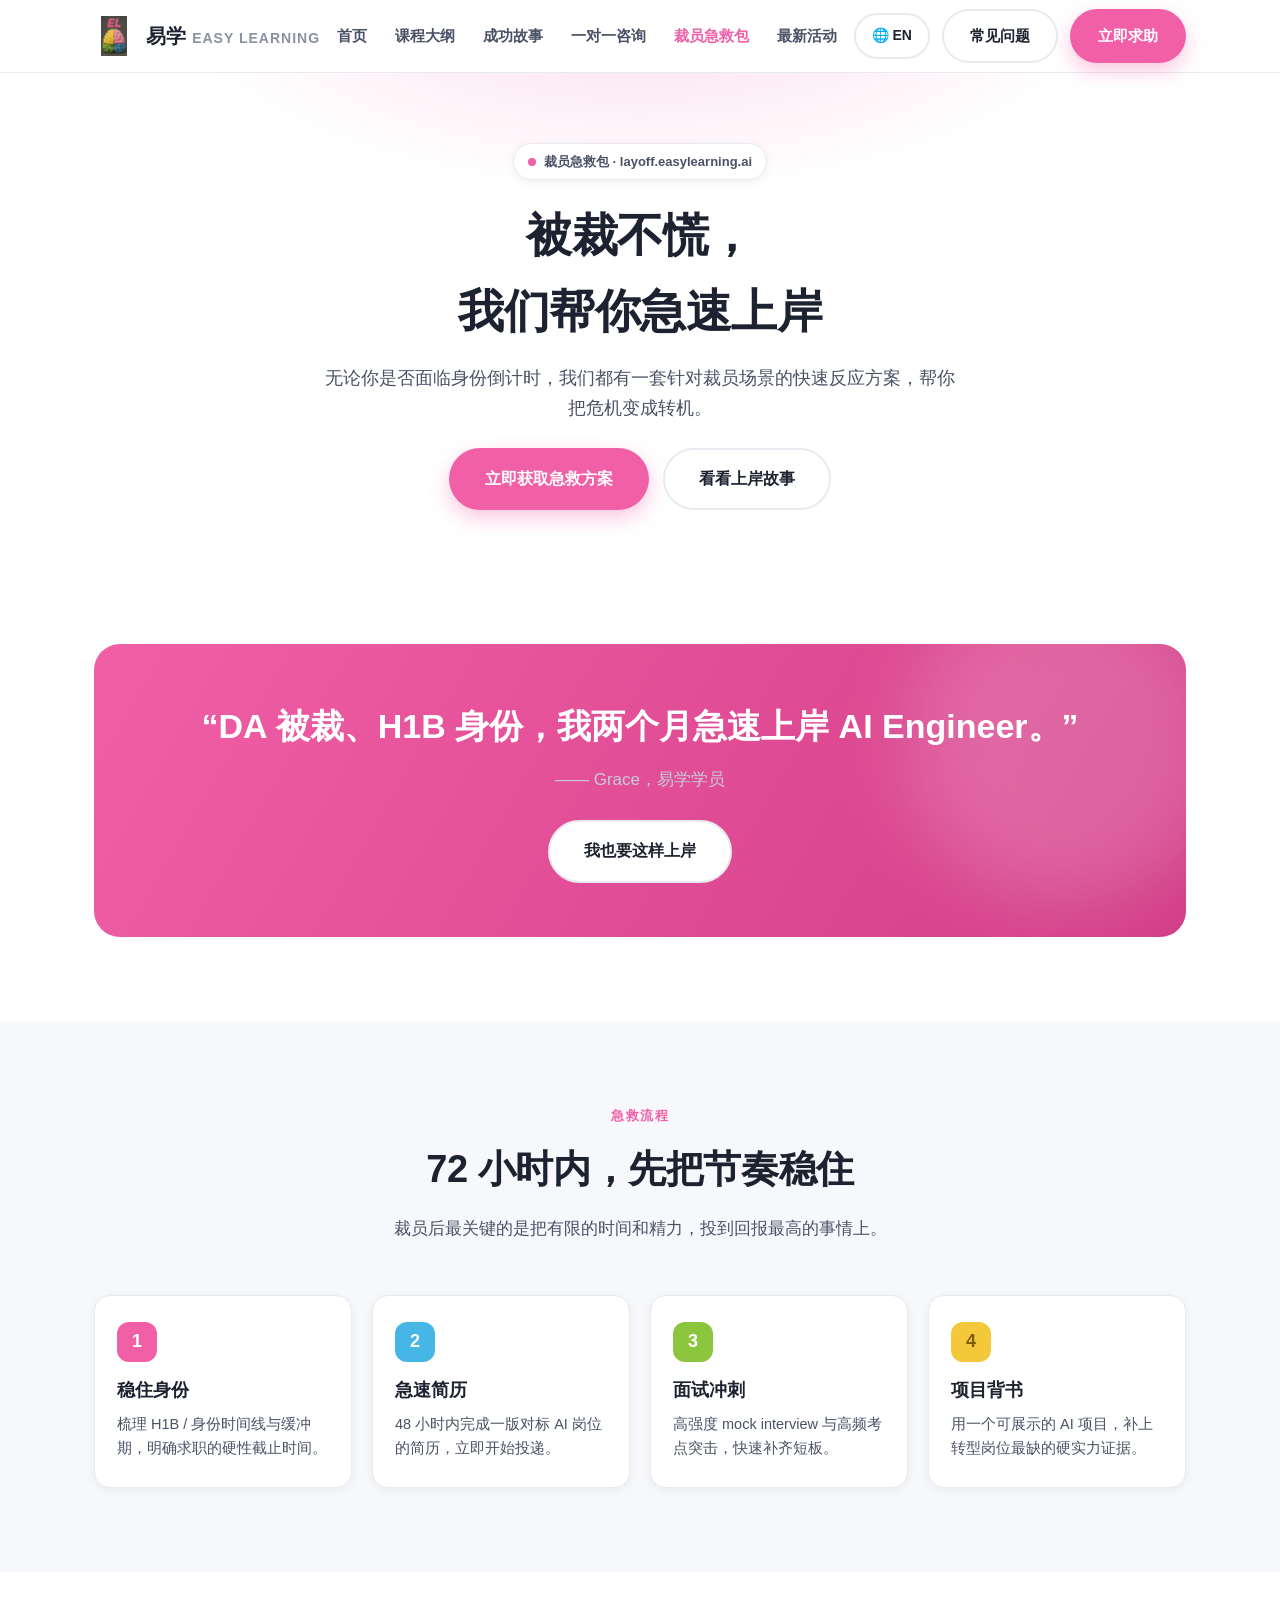
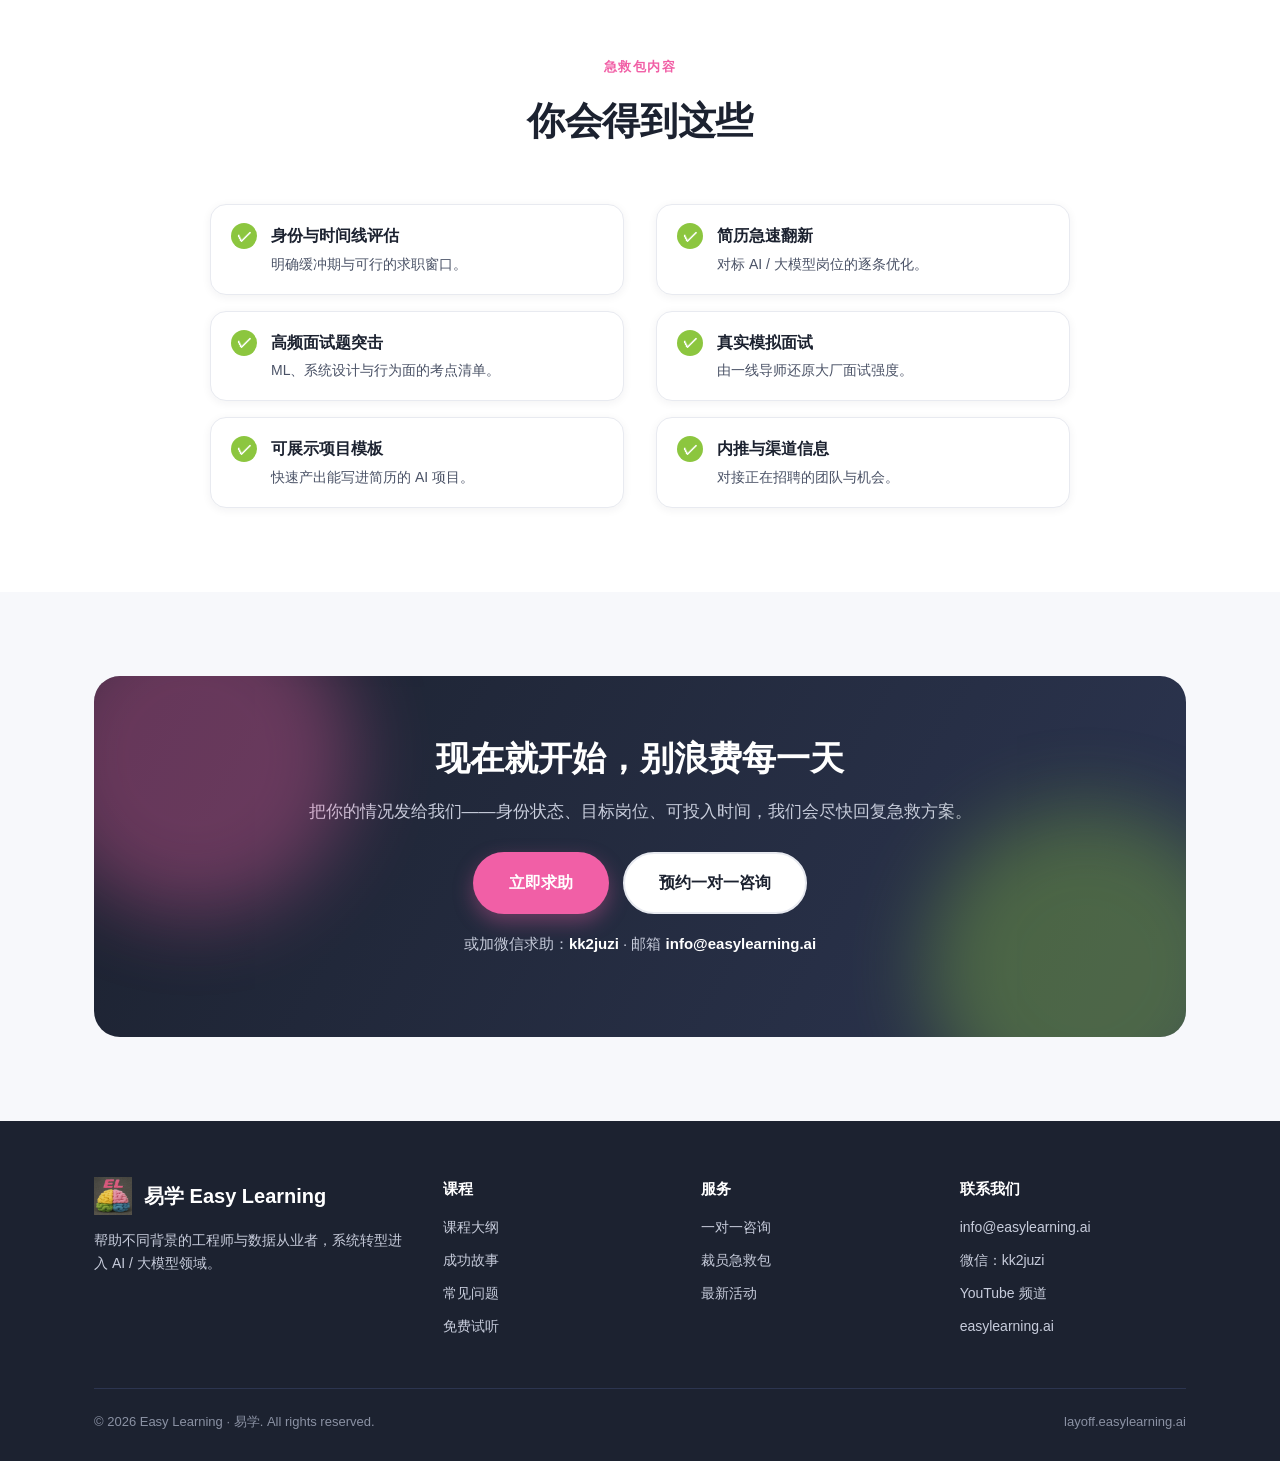
<file: layoff.html>
<!DOCTYPE html>
<html lang="zh-CN">
<head>
  <meta charset="UTF-8" />
  <meta name="viewport" content="width=device-width, initial-scale=1.0" />
  <title>裁员急救包 — 易学 Easy Learning</title>
  <meta name="description" content="易学裁员急救包：H1B / 身份焦虑、简历、面试与项目全套急速方案，帮你在最短时间内重新上岸 AI 岗位。" />
  <link rel="icon" href="assets/img/logo.png" />
  <link rel="stylesheet" href="assets/css/style.css" />
</head>
<body>

  <header class="site-header">
    <div class="container nav">
      <a class="brand" href="index.html">
        <img src="assets/img/logo.png" alt="Easy Learning logo" />
        <span>易学 <span class="en">EASY LEARNING</span></span>
      </a>
      <nav class="nav-links">
        <a href="index.html">首页</a>
        <a href="index.html#syllabus">课程大纲</a>
        <a href="index.html#stories">成功故事</a>
        <a href="consulting.html">一对一咨询</a>
        <a href="layoff.html" class="active">裁员急救包</a>
        <a href="events.html">最新活动</a>
      </nav>
      <div class="nav-cta">
        <a href="layoff.en.html" class="btn lang-btn" title="English">🌐 EN</a>
        <a href="index.html#faq" class="btn btn-ghost">常见问题</a>
        <a href="#sos" class="btn btn-primary">立即求助</a>
      </div>
      <button class="nav-toggle" aria-label="菜单"><span></span><span></span><span></span></button>
    </div>
  </header>

  <!-- Page hero -->
  <section class="page-hero" style="background:radial-gradient(800px 360px at 50% -20%, var(--pink-soft), transparent 60%);">
    <div class="container">
      <span class="eyebrow"><span class="dot" style="background:var(--pink)"></span>裁员急救包 · layoff.easylearning.ai</span>
      <h1>被裁不慌，<br />我们帮你急速上岸</h1>
      <p>无论你是否面临身份倒计时，我们都有一套针对裁员场景的快速反应方案，帮你把危机变成转机。</p>
      <div class="hero-actions" style="justify-content:center;margin-top:24px;">
        <a href="#sos" class="btn btn-primary btn-lg">立即获取急救方案</a>
        <a href="index.html#stories" class="btn btn-ghost btn-lg">看看上岸故事</a>
      </div>
    </div>
  </section>

  <!-- Grace highlight -->
  <section class="section">
    <div class="container">
      <div class="cta-band reveal" style="background:linear-gradient(120deg,var(--pink),#d23e88);">
        <div class="blob" style="background:#fff;right:-40px;top:-60px;opacity:.18;"></div>
        <h2>“DA 被裁、H1B 身份，我两个月急速上岸 AI Engineer。”</h2>
        <p>—— Grace，易学学员</p>
        <div class="actions">
          <a href="#sos" class="btn btn-ghost btn-lg" style="background:#fff;">我也要这样上岸</a>
        </div>
      </div>
    </div>
  </section>

  <!-- 4 steps -->
  <section class="section alt">
    <div class="container">
      <div class="section-head reveal">
        <div class="kicker">急救流程</div>
        <h2>72 小时内，先把节奏稳住</h2>
        <p>裁员后最关键的是把有限的时间和精力，投到回报最高的事情上。</p>
      </div>
      <div class="steps">
        <div class="step reveal"><div class="n" style="background:var(--pink)">1</div><h3>稳住身份</h3><p>梳理 H1B / 身份时间线与缓冲期，明确求职的硬性截止时间。</p></div>
        <div class="step reveal"><div class="n" style="background:var(--blue)">2</div><h3>急速简历</h3><p>48 小时内完成一版对标 AI 岗位的简历，立即开始投递。</p></div>
        <div class="step reveal"><div class="n" style="background:var(--green)">3</div><h3>面试冲刺</h3><p>高强度 mock interview 与高频考点突击，快速补齐短板。</p></div>
        <div class="step reveal"><div class="n" style="background:var(--yellow);color:#7a5e00">4</div><h3>项目背书</h3><p>用一个可展示的 AI 项目，补上转型岗位最缺的硬实力证据。</p></div>
      </div>
    </div>
  </section>

  <!-- Checklist -->
  <section class="section">
    <div class="container">
      <div class="section-head reveal">
        <div class="kicker">急救包内容</div>
        <h2>你会得到这些</h2>
      </div>
      <div class="checklist">
        <div class="check reveal"><div class="tick">✓</div><div><h4>身份与时间线评估</h4><p>明确缓冲期与可行的求职窗口。</p></div></div>
        <div class="check reveal"><div class="tick">✓</div><div><h4>简历急速翻新</h4><p>对标 AI / 大模型岗位的逐条优化。</p></div></div>
        <div class="check reveal"><div class="tick">✓</div><div><h4>高频面试题突击</h4><p>ML、系统设计与行为面的考点清单。</p></div></div>
        <div class="check reveal"><div class="tick">✓</div><div><h4>真实模拟面试</h4><p>由一线导师还原大厂面试强度。</p></div></div>
        <div class="check reveal"><div class="tick">✓</div><div><h4>可展示项目模板</h4><p>快速产出能写进简历的 AI 项目。</p></div></div>
        <div class="check reveal"><div class="tick">✓</div><div><h4>内推与渠道信息</h4><p>对接正在招聘的团队与机会。</p></div></div>
      </div>
    </div>
  </section>

  <!-- SOS / CTA -->
  <section class="section alt" id="sos">
    <div class="container">
      <div class="cta-band reveal">
        <div class="blob" style="background:var(--pink);left:-60px;top:-80px;"></div>
        <div class="blob" style="background:var(--green);right:-60px;bottom:-90px;"></div>
        <h2>现在就开始，别浪费每一天</h2>
        <p>把你的情况发给我们——身份状态、目标岗位、可投入时间，我们会尽快回复急救方案。</p>
        <div class="actions">
          <a href="mailto:info@easylearning.ai?subject=裁员急救包求助" class="btn btn-primary btn-lg">立即求助</a>
          <a href="consulting.html" class="btn btn-ghost btn-lg">预约一对一咨询</a>
        </div>
        <p style="margin-top:18px;color:#c7ccdb;font-size:15px;">或加微信求助：<strong style="color:#fff;">kk2juzi</strong> · 邮箱 <strong style="color:#fff;">info@easylearning.ai</strong></p>
      </div>
    </div>
  </section>

  <footer class="site-footer">
    <div class="container">
      <div class="foot-grid">
        <div>
          <div class="foot-brand"><img src="assets/img/logo.png" alt="" />易学 Easy Learning</div>
          <p>帮助不同背景的工程师与数据从业者，系统转型进入 AI / 大模型领域。</p>
        </div>
        <div class="foot-col">
          <h4>课程</h4>
          <a href="index.html#syllabus">课程大纲</a>
          <a href="index.html#stories">成功故事</a>
          <a href="index.html#faq">常见问题</a>
          <a href="index.html#trial">免费试听</a>
        </div>
        <div class="foot-col">
          <h4>服务</h4>
          <a href="consulting.html">一对一咨询</a>
          <a href="layoff.html">裁员急救包</a>
          <a href="events.html">最新活动</a>
        </div>
        <div class="foot-col">
          <h4>联系我们</h4>
          <a href="mailto:info@easylearning.ai">info@easylearning.ai</a>
          <span style="display:block;font-size:14px;margin-bottom:10px;">微信：kk2juzi</span>
          <a href="https://www.youtube.com/playlist?list=PLTrXzjvaj80YMJQVzphciMIalMmECx3Dy" target="_blank" rel="noopener">YouTube 频道</a>
          <a href="https://easylearning.ai" target="_blank" rel="noopener">easylearning.ai</a>
        </div>
      </div>
      <div class="foot-bottom">
        <span>© 2026 Easy Learning · 易学. All rights reserved.</span>
        <span>layoff.easylearning.ai</span>
      </div>
    </div>
  </footer>

  <script src="assets/js/main.js"></script>
</body>
</html>
</file>
<file: assets/css/style.css>
/* ===== Easy Learning — Design System ===== */
:root {
  /* Brand palette (from the fluffy brain logo) */
  --pink:   #f15fa6;
  --pink-soft: #fbd9ea;
  --yellow: #f4c83b;
  --yellow-soft: #fbeec0;
  --green:  #8cc63f;
  --green-soft: #e0f0c8;
  --blue:   #45b6e6;
  --blue-soft: #cdeaf8;

  --ink:    #1c2230;
  --ink-2:  #4a5266;
  --muted:  #8a91a3;
  --line:   #e8eaf0;
  --bg:     #ffffff;
  --bg-2:   #f7f8fb;
  --bg-3:   #eef1f7;

  --radius: 16px;
  --radius-lg: 26px;
  --shadow-sm: 0 2px 10px rgba(28,34,48,.06);
  --shadow:    0 10px 30px rgba(28,34,48,.10);
  --shadow-lg: 0 24px 60px rgba(28,34,48,.16);

  --maxw: 1140px;
  --font: "PingFang SC", "Hiragino Sans GB", "Microsoft YaHei", -apple-system,
          BlinkMacSystemFont, "Segoe UI", Roboto, Helvetica, Arial, sans-serif;
}

* { box-sizing: border-box; }
html { scroll-behavior: smooth; }
body {
  margin: 0;
  font-family: var(--font);
  color: var(--ink);
  background: var(--bg);
  line-height: 1.65;
  -webkit-font-smoothing: antialiased;
  text-rendering: optimizeLegibility;
}
img { max-width: 100%; display: block; }
a { color: inherit; text-decoration: none; }

.container { width: 100%; max-width: var(--maxw); margin: 0 auto; padding: 0 24px; }

/* ===== Buttons ===== */
.btn {
  display: inline-flex; align-items: center; gap: 8px;
  padding: 13px 26px; border-radius: 999px;
  font-weight: 700; font-size: 15px; cursor: pointer;
  border: 2px solid transparent; transition: transform .15s ease, box-shadow .15s ease, background .15s ease;
  white-space: nowrap;
}
.btn:active { transform: translateY(1px); }
.btn-primary { background: var(--pink); color: #fff; box-shadow: 0 8px 20px rgba(241,95,166,.35); }
.btn-primary:hover { transform: translateY(-2px); box-shadow: 0 12px 26px rgba(241,95,166,.45); }
.btn-ghost { background: #fff; color: var(--ink); border-color: var(--line); }
.btn-ghost:hover { border-color: var(--blue); color: var(--blue); transform: translateY(-2px); }
.btn-dark { background: var(--ink); color: #fff; }
.btn-dark:hover { transform: translateY(-2px); box-shadow: var(--shadow); }
.btn-lg { padding: 16px 34px; font-size: 16px; }
.lang-btn { background: #fff; color: var(--ink); border: 2px solid var(--line); padding: 9px 16px; font-size: 14px; }
.lang-btn:hover { border-color: var(--pink); color: var(--pink); transform: translateY(-2px); }

/* ===== Header / Nav ===== */
.site-header {
  position: sticky; top: 0; z-index: 50;
  background: rgba(255,255,255,.85);
  backdrop-filter: saturate(180%) blur(12px);
  border-bottom: 1px solid var(--line);
}
.nav { display: flex; align-items: center; justify-content: space-between; height: 72px; }
.brand { display: flex; align-items: center; gap: 12px; font-weight: 800; font-size: 20px; letter-spacing: .2px; }
.brand img { width: 40px; height: 40px; object-fit: contain; }
.brand .en { color: var(--muted); font-weight: 700; font-size: 14px; letter-spacing: 1px; }
.nav-links { display: flex; align-items: center; gap: 28px; }
.nav-links a { color: var(--ink-2); font-weight: 600; font-size: 15px; transition: color .15s; }
.nav-links a:hover, .nav-links a.active { color: var(--pink); }
.nav-cta { display: flex; align-items: center; gap: 12px; }
.nav-toggle { display: none; background: none; border: 0; cursor: pointer; padding: 8px; }
.nav-toggle span { display: block; width: 24px; height: 2px; background: var(--ink); margin: 5px 0; border-radius: 2px; transition: .2s; }

/* ===== Hero ===== */
.hero { position: relative; overflow: hidden; padding: 84px 0 72px; background:
  radial-gradient(1100px 500px at 85% -10%, var(--pink-soft), transparent 60%),
  radial-gradient(900px 500px at 0% 10%, var(--blue-soft), transparent 55%),
  var(--bg); }
.hero-grid { display: grid; grid-template-columns: 1.1fr .9fr; gap: 48px; align-items: center; }
.eyebrow {
  display: inline-flex; align-items: center; gap: 8px;
  background: #fff; border: 1px solid var(--line); color: var(--ink-2);
  padding: 7px 14px; border-radius: 999px; font-weight: 700; font-size: 13px;
  box-shadow: var(--shadow-sm);
}
.eyebrow .dot { width: 8px; height: 8px; border-radius: 50%; background: var(--green); }
.hero h1 { font-size: 52px; line-height: 1.12; margin: 22px 0 18px; letter-spacing: -.5px; }
.hero h1 .grad { background: linear-gradient(100deg, var(--pink), var(--blue) 55%, var(--green));
  -webkit-background-clip: text; background-clip: text; color: transparent; }
.hero p.lead { font-size: 18px; color: var(--ink-2); margin: 0 0 28px; max-width: 540px; }
.hero-actions { display: flex; gap: 14px; flex-wrap: wrap; }
.hero-note { margin-top: 18px; color: var(--muted); font-size: 14px; }

.hero-card {
  background: #fff; border-radius: var(--radius-lg); box-shadow: var(--shadow-lg);
  padding: 26px; border: 1px solid var(--line); position: relative;
}
.hero-card img { border-radius: 14px; }
.hero-blob { position: absolute; border-radius: 50%; filter: blur(8px); opacity: .55; z-index: 0; }

/* ===== Section scaffolding ===== */
.section { padding: 84px 0; }
.section.alt { background: var(--bg-2); }
.section-head { text-align: center; max-width: 720px; margin: 0 auto 52px; }
.section-head .kicker { color: var(--pink); font-weight: 800; letter-spacing: 1.5px; font-size: 13px; text-transform: uppercase; }
.section-head h2 { font-size: 38px; margin: 12px 0 14px; letter-spacing: -.4px; }
.section-head p { color: var(--ink-2); font-size: 17px; margin: 0; }

/* ===== Stats / Logos ===== */
.stats { display: grid; grid-template-columns: repeat(4, 1fr); gap: 24px; }
.stat { text-align: center; padding: 26px 16px; background: #fff; border: 1px solid var(--line); border-radius: var(--radius); box-shadow: var(--shadow-sm); }
.stat .num { font-size: 40px; font-weight: 800; line-height: 1; background: linear-gradient(120deg, var(--pink), var(--blue)); -webkit-background-clip: text; background-clip: text; color: transparent; }
.stat .lbl { color: var(--ink-2); margin-top: 8px; font-weight: 600; font-size: 14px; }

.logos { margin-top: 40px; text-align: center; }
.logos .cap { color: var(--muted); font-size: 14px; font-weight: 600; margin-bottom: 18px; }
.logo-row { display: flex; flex-wrap: wrap; justify-content: center; gap: 14px; }
.logo-chip { padding: 10px 22px; border-radius: 999px; background: #fff; border: 1px solid var(--line); font-weight: 800; color: var(--ink-2); font-size: 16px; box-shadow: var(--shadow-sm); }

/* ===== Syllabus grid ===== */
.syllabus { display: grid; grid-template-columns: repeat(3, 1fr); gap: 20px; }
.week {
  background: #fff; border-radius: var(--radius); padding: 24px 22px; border: 1px solid var(--line);
  box-shadow: var(--shadow-sm); transition: transform .18s ease, box-shadow .18s ease; position: relative; overflow: hidden;
}
.week:hover { transform: translateY(-4px); box-shadow: var(--shadow); }
.week::before { content: ""; position: absolute; left: 0; top: 0; bottom: 0; width: 5px; background: var(--c, var(--pink)); }
.week .wk { font-weight: 800; font-size: 13px; color: var(--c, var(--pink)); letter-spacing: .5px; }
.week h3 { margin: 6px 0 10px; font-size: 19px; }
.week p { margin: 0; color: var(--ink-2); font-size: 14.5px; }

/* ===== Stories ===== */
.stories { display: grid; grid-template-columns: repeat(3, 1fr); gap: 22px; }
.story {
  background: #fff; border-radius: var(--radius); padding: 26px 24px; border: 1px solid var(--line);
  box-shadow: var(--shadow-sm); transition: transform .18s, box-shadow .18s;
}
.story:hover { transform: translateY(-4px); box-shadow: var(--shadow); }
.story .who { display: flex; align-items: center; gap: 14px; margin-bottom: 14px; }
.avatar { width: 52px; height: 52px; border-radius: 50%; display: grid; place-items: center; color: #fff; font-weight: 800; font-size: 20px; flex: none; }
.story .name { font-weight: 800; font-size: 18px; }
.story .tag { color: var(--muted); font-size: 13px; font-weight: 600; }
.story p { margin: 0; color: var(--ink-2); font-size: 15px; }
.story .quote { font-style: italic; color: var(--ink); }

/* ===== FAQ ===== */
.faq { max-width: 820px; margin: 0 auto; }
.faq-item { background: #fff; border: 1px solid var(--line); border-radius: var(--radius); margin-bottom: 14px; overflow: hidden; box-shadow: var(--shadow-sm); }
.faq-q { display: flex; justify-content: space-between; align-items: center; gap: 16px; width: 100%; text-align: left; background: none; border: 0; cursor: pointer; padding: 20px 24px; font-size: 17px; font-weight: 700; color: var(--ink); }
.faq-q .ico { flex: none; width: 28px; height: 28px; border-radius: 50%; background: var(--bg-3); display: grid; place-items: center; font-size: 18px; transition: transform .2s, background .2s; color: var(--pink); }
.faq-item.open .faq-q .ico { transform: rotate(45deg); background: var(--pink); color: #fff; }
.faq-a { max-height: 0; overflow: hidden; transition: max-height .28s ease; }
.faq-a .inner { padding: 0 24px 22px; color: var(--ink-2); font-size: 15.5px; }
.faq-a a { color: var(--blue); font-weight: 600; text-decoration: underline; word-break: break-all; }

/* ===== Teachers ===== */
.teachers { display: grid; grid-template-columns: repeat(2, 1fr); gap: 26px; }
.teacher { background: #fff; border: 1px solid var(--line); border-radius: var(--radius-lg); padding: 30px; box-shadow: var(--shadow-sm); display: flex; gap: 22px; }
.teacher .face { width: 84px; height: 84px; border-radius: 22px; flex: none; display: grid; place-items: center; color: #fff; font-weight: 800; font-size: 34px; }
.teacher h3 { margin: 0 0 4px; font-size: 22px; }
.teacher .role { color: var(--pink); font-weight: 700; font-size: 14px; margin-bottom: 10px; }
.teacher p { margin: 0; color: var(--ink-2); font-size: 15px; }

/* ===== Service cards ===== */
.services { display: grid; grid-template-columns: repeat(4, 1fr); gap: 20px; }
.service { background: #fff; border: 1px solid var(--line); border-radius: var(--radius); padding: 28px 24px; box-shadow: var(--shadow-sm); transition: transform .18s, box-shadow .18s; }
.service:hover { transform: translateY(-4px); box-shadow: var(--shadow); }
.service .ico { width: 52px; height: 52px; border-radius: 14px; display: grid; place-items: center; font-size: 26px; margin-bottom: 16px; }
.service h3 { margin: 0 0 8px; font-size: 19px; }
.service p { margin: 0; color: var(--ink-2); font-size: 14.5px; }

/* ===== CTA band ===== */
.cta-band { background: linear-gradient(120deg, var(--ink), #2c3550); color: #fff; border-radius: var(--radius-lg); padding: 54px; text-align: center; position: relative; overflow: hidden; }
.cta-band h2 { font-size: 34px; margin: 0 0 12px; }
.cta-band p { color: #c7ccdb; font-size: 17px; margin: 0 0 26px; }
.cta-band .actions { display: flex; gap: 14px; justify-content: center; flex-wrap: wrap; }
.cta-band .price { display: inline-block; background: rgba(255,255,255,.12); border: 1px solid rgba(255,255,255,.25); color: #fff; padding: 10px 24px; border-radius: 999px; font-size: 17px; font-weight: 600; margin-bottom: 22px; }
.cta-band .price strong { color: var(--yellow); font-size: 24px; font-weight: 800; }

/* Pricing chip in hero / sections */
.price-pill { display: inline-flex; align-items: baseline; gap: 8px; background: #fff; border: 1px solid var(--line); box-shadow: var(--shadow-sm); padding: 8px 18px; border-radius: 999px; font-weight: 700; font-size: 15px; color: var(--ink-2); }
.price-pill strong { color: var(--pink); font-size: 20px; font-weight: 800; }
.cta-band .blob { position: absolute; width: 320px; height: 320px; border-radius: 50%; filter: blur(40px); opacity: .35; }

/* ===== Page hero (sub pages) ===== */
.page-hero { padding: 70px 0 50px; text-align: center; background:
  radial-gradient(800px 360px at 50% -20%, var(--blue-soft), transparent 60%); }
.page-hero .eyebrow { margin-bottom: 18px; }
.page-hero h1 { font-size: 46px; margin: 0 0 14px; letter-spacing: -.5px; }
.page-hero p { color: var(--ink-2); font-size: 18px; max-width: 640px; margin: 0 auto; }

/* ===== Events ===== */
.events { display: grid; grid-template-columns: repeat(2, 1fr); gap: 24px; }
.event { background: #fff; border: 1px solid var(--line); border-radius: var(--radius-lg); overflow: hidden; box-shadow: var(--shadow-sm); transition: transform .18s, box-shadow .18s; display: flex; flex-direction: column; }
.event:hover { transform: translateY(-4px); box-shadow: var(--shadow); }
.event .banner { height: 130px; display: flex; align-items: flex-end; padding: 18px; color: #fff; font-weight: 800; font-size: 13px; letter-spacing: 1px; }
.event .body { padding: 24px; flex: 1; display: flex; flex-direction: column; }
.event .meta { color: var(--muted); font-weight: 700; font-size: 13px; margin-bottom: 8px; }
.event h3 { margin: 0 0 10px; font-size: 21px; }
.event p { margin: 0 0 18px; color: var(--ink-2); font-size: 15px; flex: 1; }

/* ===== Steps (layoff) ===== */
.steps { display: grid; grid-template-columns: repeat(4, 1fr); gap: 20px; counter-reset: step; }
.step { background: #fff; border: 1px solid var(--line); border-radius: var(--radius); padding: 26px 22px; box-shadow: var(--shadow-sm); position: relative; }
.step .n { width: 40px; height: 40px; border-radius: 12px; display: grid; place-items: center; font-weight: 800; color: #fff; font-size: 18px; margin-bottom: 14px; }
.step h3 { margin: 0 0 8px; font-size: 18px; }
.step p { margin: 0; color: var(--ink-2); font-size: 14.5px; }

/* ===== Checklist ===== */
.checklist { display: grid; grid-template-columns: repeat(2, 1fr); gap: 16px 32px; max-width: 860px; margin: 0 auto; }
.check { display: flex; gap: 14px; align-items: flex-start; background: #fff; border: 1px solid var(--line); border-radius: var(--radius); padding: 18px 20px; box-shadow: var(--shadow-sm); }
.check .tick { flex: none; width: 26px; height: 26px; border-radius: 50%; background: var(--green); color: #fff; display: grid; place-items: center; font-weight: 800; font-size: 15px; }
.check h4 { margin: 0 0 3px; font-size: 16px; }
.check p { margin: 0; color: var(--ink-2); font-size: 14px; }

/* ===== Footer ===== */
.site-footer { background: var(--ink); color: #c7ccdb; padding: 56px 0 28px; }
.foot-grid { display: grid; grid-template-columns: 1.4fr 1fr 1fr 1fr; gap: 32px; }
.foot-brand { display: flex; align-items: center; gap: 12px; color: #fff; font-weight: 800; font-size: 20px; margin-bottom: 14px; }
.foot-brand img { width: 38px; height: 38px; }
.site-footer p { font-size: 14px; margin: 0 0 8px; }
.foot-col h4 { color: #fff; font-size: 15px; margin: 0 0 14px; }
.foot-col a { display: block; color: #c7ccdb; font-size: 14px; margin-bottom: 10px; transition: color .15s; }
.foot-col a:hover { color: var(--pink); }
.foot-bottom { border-top: 1px solid #2c3550; margin-top: 40px; padding-top: 22px; display: flex; justify-content: space-between; flex-wrap: wrap; gap: 10px; font-size: 13px; color: var(--muted); }

/* ===== Reveal animation ===== */
.reveal { opacity: 0; transform: translateY(20px); transition: opacity .6s ease, transform .6s ease; }
.reveal.in { opacity: 1; transform: none; }

/* ===== Responsive ===== */
@media (max-width: 960px) {
  .hero-grid { grid-template-columns: 1fr; }
  .hero h1 { font-size: 40px; }
  .stats { grid-template-columns: repeat(2, 1fr); }
  .syllabus, .stories, .services, .steps { grid-template-columns: repeat(2, 1fr); }
  .teachers, .events, .checklist { grid-template-columns: 1fr; }
  .foot-grid { grid-template-columns: 1fr 1fr; }
}
@media (max-width: 680px) {
  .nav-links, .nav-cta .btn-ghost { display: none; }
  .nav-toggle { display: block; }
  .nav-links.open { display: flex; position: absolute; top: 72px; left: 0; right: 0; flex-direction: column; background: #fff; padding: 18px 24px; gap: 16px; border-bottom: 1px solid var(--line); box-shadow: var(--shadow); }
  .hero { padding: 56px 0 48px; }
  .hero h1 { font-size: 33px; }
  .section { padding: 60px 0; }
  .section-head h2, .page-hero h1 { font-size: 28px; }
  .syllabus, .stories, .services, .steps, .stats { grid-template-columns: 1fr; }
  .cta-band { padding: 36px 22px; }
  .foot-grid { grid-template-columns: 1fr; }
}
</file>
